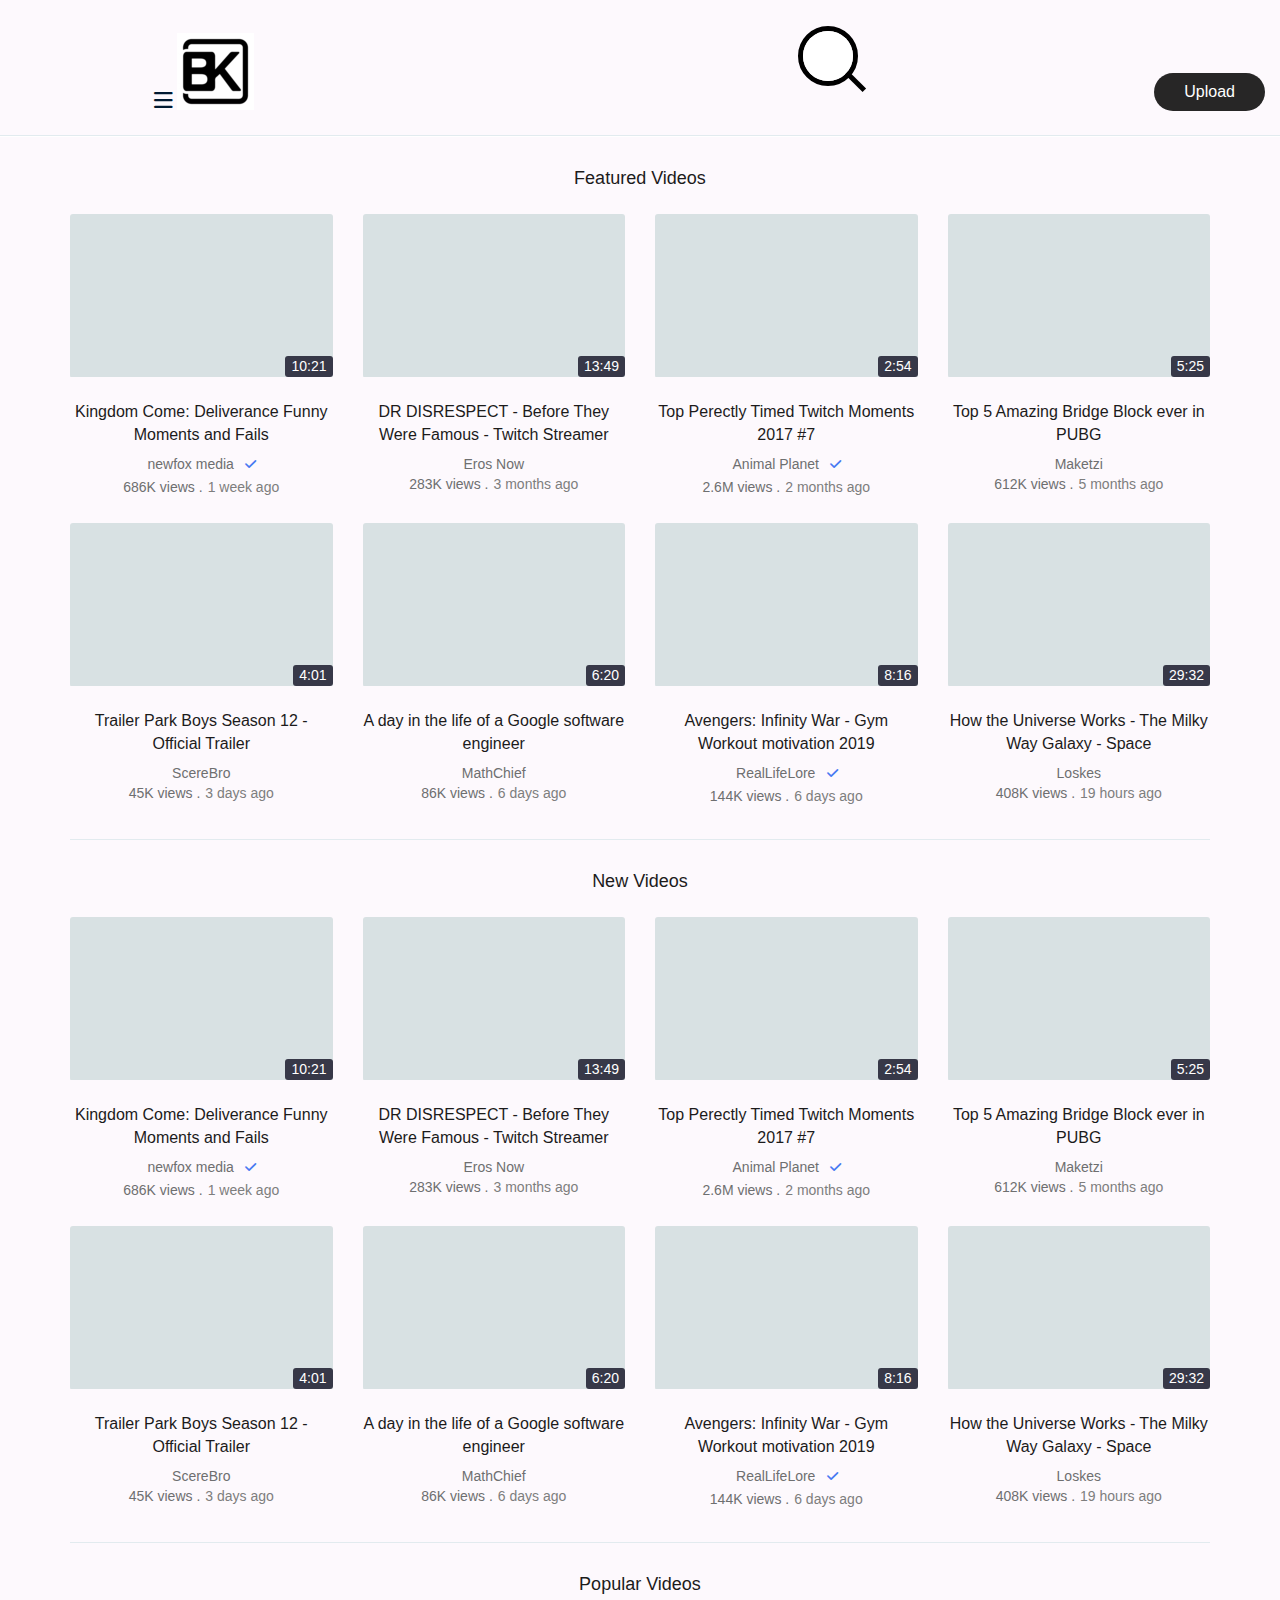
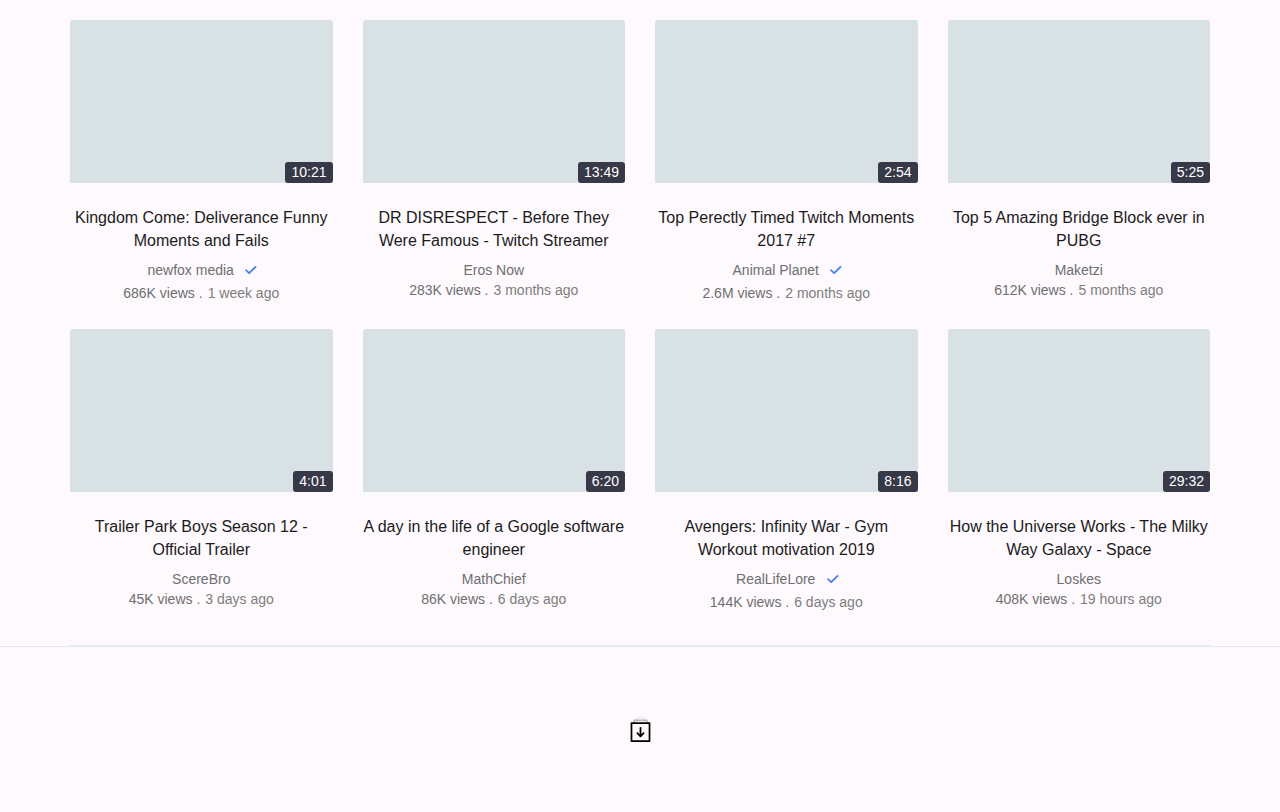
<file: index.html>
<!DOCTYPE html>
<html lang="en">
<head>
<meta charset="UTF-8">
<title>Bukiwe</title>
<meta name="viewport" content="width=device-width, initial-scale=1.0">
<meta name="description" content="" />
<meta name="keywords" content="" />
<link rel="icon" href="images/Favicon.jpg">
<link rel="stylesheet" type="text/css" href="css/animate.css">
<link rel="stylesheet" type="text/css" href="css/bootstrap.min.css">
<link rel="stylesheet" type="text/css" href="css/flatpickr.min.css">
<link rel="stylesheet" type="text/css" href="css/fontello.css">
<link rel="stylesheet" type="text/css" href="css/fontello-codes.css">
<link rel="stylesheet" type="text/css" href="css/thumbs-embedded.css">
<link rel="stylesheet" type="text/css" href="css/style.css">
<link rel="stylesheet" type="text/css" href="css/responsive.css">
<link rel="stylesheet" type="text/css" href="css/color.css">

</head>


<body>



	<div class="wrapper hp_1">

		<header>
			<div class="top_bar">
				<div class="container">
					<div class="top_header_content">
						<div class="menu_logo">
							<a href="#" title="" class="menu">
								<i class="icon-menu"></i>
							</a>
							<a href="index.html" title="" class="logo">
								<img src="images/logo.jpg" alt="">
							</a>
						</div><!--menu_logo end-->
						<center><div class="search-box">
							<input id="search" type="text" placeholder=" "/><span></span>
						  </div>
							</center>
						<!--search_form end-->
						<!--sd_menu end-->
								
								</div>
								<ul class="controls-lv">
									
					
									
									<li>
										<a href="Upload_Video.html" title="" class="btn-default">Upload</a>
									</li>
								</ul><!--controls-lv end-->
						<div class="clearfix"></div>
					</div><!--top_header_content end-->
				</div>
			</div><!--header_content end-->
			<div class="btm_bar">
				<div class="container">
					<div class="btm_bar_content">
						<nav>
							
										
									
									
						</nav><!--navigation end-->
						<!--shr_links end-->
						<!--vid_status end-->
						<div class="clearfix"></div>
					</div><!--btm_bar_content end-->
				</div>
			</div><!--btm_bar end-->
		</header><!--header end-->

		<div class="side_menu">
			<div class="form_dvv">
				<a href="#" title="" class="login_form_show">Sign in</a>
			</div>
			<div class="sd_menu">
				<ul class="mm_menu">
					<li>
												<span>
													<i class="icon-user"></i>
												</span>
												<a href="MyProfile.html" title="">My Profile</a>
											</li>
					<li>
						<span>
							<i class="icon-home"></i>
						</span>
						<a href="index.html" title="">Home</a>
					</li>
					<li>
						<span>
							<i class="icon-fire"></i>
						</span>
						<a href="#" title="">Trending</a>
					</li>
				
				</ul>
			</div><!--sd_menu end-->
		<!--sd_menu end-->
			
			<div class="sd_menu">
				<ul class="mm_menu">
					
				
					<li>
						<span>
							<i class="icon-logout"></i>
						</span>
						<a href="#" title="">Sign out</a>
					</li>
				</ul>
			</div><!--sd_menu end-->
			<div class="sd_menu m_linkz">
				<ul class="mm_menu">
					<li><a href="#">About</a></li>
					<li><a href="#">Community Rules </a></li>
					<li><a href="#">Privacy</a></li>
					<li><a href="#">Terms</a></li>
					<li><a href="#">Blogs</a></li>
					<li><a href="#">Contracts </a></li>
					<li><a href="#">Donate</a></li>
					<li><a href="#">FAQ</a></li>
				</ul>
				
			</div><!--sd_menu end-->
			<div class="sd_menu bb-0">
				<ul class="social_links">
					<li>
						<a href="#" title="">
							<i class="icon-facebook-official"></i>
						</a>
					</li>
					<li>
						<a href="#" title="">
							<i class="icon-twitter"></i>
						</a>
					</li>
					<li>
						<a href="#" title="">
							<i class="icon-instagram"></i>
						</a>
					</li>
				</ul><!--social_links end-->
			</div><!--sd_menu end-->
			<div class="dd_menu"></div>
		</div><!--side_menu end-->

	
		
		<section class="vds-main">
			<div class="vidz-row">
				<div class="container">
					<div class="vidz_sec">
						<h3>Featured Videos</h3>
						<div class="vidz_list">
							<div class="row">
								<div class="col-lg-3 col-md-6 col-sm-6 col-6 full_wdth">
									<div class="videoo">
										<div class="vid_thumbainl">
											<a href="single_video_page.html" title="">
												<img src="images/resources/vide1.png" alt="">
												<span class="vid-time">10:21</span>
												<span class="watch_later">
													<i class="icon-watch_later_fill"></i>
												</span>
											</a>	
										</div><!--vid_thumbnail end-->
										<div class="video_info">
											<h3><a href="single_video_page.html" title="">Kingdom Come: Deliverance Funny Moments and Fails</a></h3>
											<h4><a href="Single_Channel_Home.html" title="">newfox media</a> <span class="verify_ic"><i class="icon-tick"></i></span></h4>
											<span>686K views .<small class="posted_dt">1 week ago</small></span>
										</div>
									</div><!--videoo end-->
								</div>
								<div class="col-lg-3 col-md-6 col-sm-6 col-6 full_wdth">
									<div class="videoo">
										<div class="vid_thumbainl">
											<a href="single_video_page.html" title="">
												<img src="images/resources/vide2.png" alt="">
												<span class="vid-time">13:49</span>
												<span class="watch_later">
													<i class="icon-watch_later_fill"></i>
												</span>
											</a>	
										</div><!--vid_thumbnail end-->
										<div class="video_info">
											<h3><a href="single_video_page.html" title="">DR DISRESPECT - Before They Were Famous - Twitch Streamer</a></h3>
											<h4><a href="Single_Channel_Home.html" title="">Eros Now</a> </h4>
											<span>283K views .<small class="posted_dt">3 months ago</small></span>
										</div>
									</div><!--videoo end-->
								</div>
								<div class="col-lg-3 col-md-6 col-sm-6 col-6 full_wdth">
									<div class="videoo">
										<div class="vid_thumbainl">
											<a href="single_video_page.html" title="">
												<img src="images/resources/vide3.png" alt="">
												<span class="vid-time">2:54</span>
												<span class="watch_later">
													<i class="icon-watch_later_fill"></i>
												</span>
											</a>	
										</div><!--vid_thumbnail end-->
										<div class="video_info">
											<h3><a href="single_video_page.html" title="">Top Perectly Timed Twitch Moments 2017 #7</a></h3>
											<h4><a href="Single_Channel_Home.html" title="">Animal Planet</a> <span class="verify_ic"><i class="icon-tick"></i></span></h4>
											<span>2.6M views .<small class="posted_dt">2 months ago</small></span>
										</div>
									</div><!--videoo end-->
								</div>
								<div class="col-lg-3 col-md-6 col-sm-6 col-6 full_wdth">
									<div class="videoo">
										<div class="vid_thumbainl">
											<a href="single_video_page.html" title="">
												<img src="images/resources/vide4.png" alt="">
												<span class="vid-time">5:25</span>
												<span class="watch_later">
													<i class="icon-watch_later_fill"></i>
												</span>
											</a>	
										</div><!--vid_thumbnail end-->
										<div class="video_info">
											<h3><a href="single_video_page.html" title="">Top 5 Amazing Bridge Block ever in PUBG</a></h3>
											<h4><a href="Single_Channel_Home.html" title="">Maketzi</a> </h4>
											<span>612K views .<small class="posted_dt">5 months ago</small></span>
										</div>
									</div><!--videoo end-->
								</div>
								<div class="col-lg-3 col-md-6 col-sm-6 col-6 full_wdth">
									<div class="videoo">
										<div class="vid_thumbainl">
											<a href="single_video_page.html" title="">
												<img src="images/resources/vide5.png" alt="">
												<span class="vid-time">4:01</span>
												<span class="watch_later">
													<i class="icon-watch_later_fill"></i>
												</span>
											</a>	
										</div><!--vid_thumbnail end-->
										<div class="video_info">
											<h3><a href="single_video_page.html" title="">Trailer Park Boys Season 12 - Official Trailer</a></h3>
											<h4><a href="Single_Channel_Home.html" title="">ScereBro</a> </h4>
											<span>45K views .<small class="posted_dt">3 days ago</small></span>
										</div>
									</div><!--videoo end-->
								</div>
								<div class="col-lg-3 col-md-6 col-sm-6 col-6 full_wdth">
									<div class="videoo">
										<div class="vid_thumbainl">
											<a href="single_video_page.html" title="">
												<img src="images/resources/vide6.png" alt="">
												<span class="vid-time">6:20</span>
												<span class="watch_later">
													<i class="icon-watch_later_fill"></i>
												</span>
											</a>	
										</div><!--vid_thumbnail end-->
										<div class="video_info">
											<h3><a href="single_video_page.html" title="">A day in the life of a Google software engineer</a></h3>
											<h4><a href="Single_Channel_Home.html" title="">MathChief</a> </h4>
											<span>86K views .<small class="posted_dt">6 days ago</small></span>
										</div>
									</div><!--videoo end-->
								</div>
								<div class="col-lg-3 col-md-6 col-sm-6 col-6 full_wdth">
									<div class="videoo">
										<div class="vid_thumbainl">
											<a href="single_video_page.html" title="">
												<img src="images/resources/vide7.png" alt="">
												<span class="vid-time">8:16</span>
												<span class="watch_later">
													<i class="icon-watch_later_fill"></i>
												</span>
											</a>	
										</div><!--vid_thumbnail end-->
										<div class="video_info">
											<h3><a href="single_video_page.html" title="">Avengers: Infinity War - Gym Workout motivation 2019</a></h3>
											<h4><a href="Single_Channel_Home.html" title="">RealLifeLore</a> <span class="verify_ic"><i class="icon-tick"></i></span></h4>
											<span>144K views .<small class="posted_dt">6 days ago</small></span>
										</div>
									</div><!--videoo end-->
								</div>
								<div class="col-lg-3 col-md-6 col-sm-6 col-6 full_wdth">
									<div class="videoo">
										<div class="vid_thumbainl">
											<a href="single_video_page.html" title="">
												<img src="images/resources/vide8.png" alt="">
												<span class="vid-time">29:32</span>
												<span class="watch_later">
													<i class="icon-watch_later_fill"></i>
												</span>
											</a>	
										</div><!--vid_thumbnail end-->
										<div class="video_info">
											<h3><a href="single_video_page.html" title="">How the Universe Works - The Milky Way Galaxy - Space</a></h3>
											<h4><a href="Single_Channel_Home.html" title="">Loskes</a></h4>
											<span>408K views .<small class="posted_dt">19 hours ago</small></span>
										</div>
									</div><!--videoo end-->
								</div>
							</div>
						</div><!--vidz_list end-->
					</div><!--vidz_videos end-->
				</div>
			</div><!--vidz-row end-->
			<div class="vidz-row">
				<div class="container">
					
								</div>
								
										<!--videoo end-->
								</div>
							</div>
						</div><!--vidz_list end-->
					</div><!--vidz_videos end-->
				</div>
			</div><!--vidz-row end-->
			<div class="vidz-row">
				<div class="container">
					<div class="vidz_sec">
						<h3 id="trendVidz">New Videos</h3>
						<div class="vidz_list">
							<div class="row">
								<div class="col-lg-3 col-md-6 col-sm-6 col-6 full_wdth">
									<div class="videoo">
										<div class="vid_thumbainl">
											<a href="single_video_page.html" title="">
												<img src="images/resources/vide13.png" alt="">
												<span class="vid-time">10:21</span>
												<span class="watch_later">
													<i class="icon-watch_later_fill"></i>
												</span>
											</a>	
										</div><!--vid_thumbnail end-->
										<div class="video_info">
											<h3><a href="single_video_page.html" title="">Kingdom Come: Deliverance Funny Moments and Fails</a></h3>
											<h4><a href="Single_Channel_Home.html" title="">newfox media</a> <span class="verify_ic"><i class="icon-tick"></i></span></h4>
											<span>686K views .<small class="posted_dt">1 week ago</small></span>
										</div>
									</div><!--videoo end-->
								</div>
								<div class="col-lg-3 col-md-6 col-sm-6 col-6 full_wdth">
									<div class="videoo">
										<div class="vid_thumbainl">
											<a href="single_video_page.html" title="">
												<img src="images/resources/vide14.png" alt="">
												<span class="vid-time">13:49</span>
												<span class="watch_later">
													<i class="icon-watch_later_fill"></i>
												</span>
											</a>	
										</div><!--vid_thumbnail end-->
										<div class="video_info">
											<h3><a href="single_video_page.html" title="">DR DISRESPECT - Before They Were Famous - Twitch Streamer</a></h3>
											<h4><a href="Single_Channel_Home.html" title="">Eros Now</a> </h4>
											<span>283K views .<small class="posted_dt">3 months ago</small></span>
										</div>
									</div><!--videoo end-->
								</div>
								<div class="col-lg-3 col-md-6 col-sm-6 col-6 full_wdth">
									<div class="videoo">
										<div class="vid_thumbainl">
											<a href="single_video_page.html" title="">
												<img src="images/resources/vide15.png" alt="">
												<span class="vid-time">2:54</span>
												<span class="watch_later">
													<i class="icon-watch_later_fill"></i>
												</span>
											</a>	
										</div><!--vid_thumbnail end-->
										<div class="video_info">
											<h3><a href="single_video_page.html" title="">Top Perectly Timed Twitch Moments 2017 #7</a></h3>
											<h4><a href="Single_Channel_Home.html" title="">Animal Planet</a> <span class="verify_ic"><i class="icon-tick"></i></span></h4>
											<span>2.6M views .<small class="posted_dt">2 months ago</small></span>
										</div>
									</div><!--videoo end-->
								</div>
								<div class="col-lg-3 col-md-6 col-sm-6 col-6 full_wdth">
									<div class="videoo">
										<div class="vid_thumbainl">
											<a href="single_video_page.html" title="">
												<img src="images/resources/vide16.png" alt="">
												<span class="vid-time">5:25</span>
												<span class="watch_later">
													<i class="icon-watch_later_fill"></i>
												</span>
											</a>	
										</div><!--vid_thumbnail end-->
										<div class="video_info">
											<h3><a href="single_video_page.html" title="">Top 5 Amazing Bridge Block ever in PUBG</a></h3>
											<h4><a href="Single_Channel_Home.html" title="">Maketzi</a> </h4>
											<span>612K views .<small class="posted_dt">5 months ago</small></span>
										</div>
									</div><!--videoo end-->
								</div>
								<div class="col-lg-3 col-md-6 col-sm-6 col-6 full_wdth">
									<div class="videoo">
										<div class="vid_thumbainl">
											<a href="single_video_page.html" title="">
												<img src="images/resources/vide17.png" alt="">
												<span class="vid-time">4:01</span>
												<span class="watch_later">
													<i class="icon-watch_later_fill"></i>
												</span>
											</a>	
										</div><!--vid_thumbnail end-->
										<div class="video_info">
											<h3><a href="single_video_page.html" title="">Trailer Park Boys Season 12 - Official Trailer</a></h3>
											<h4><a href="Single_Channel_Home.html" title="">ScereBro</a> </h4>
											<span>45K views .<small class="posted_dt">3 days ago</small></span>
										</div>
									</div><!--videoo end-->
								</div>
								<div class="col-lg-3 col-md-6 col-sm-6 col-6 full_wdth">
									<div class="videoo">
										<div class="vid_thumbainl">
											<a href="single_video_page.html" title="">
												<img src="images/resources/vide18.png" alt="">
												<span class="vid-time">6:20</span>
												<span class="watch_later">
													<i class="icon-watch_later_fill"></i>
												</span>
											</a>	
										</div><!--vid_thumbnail end-->
										<div class="video_info">
											<h3><a href="single_video_page.html" title="">A day in the life of a Google software engineer</a></h3>
											<h4><a href="Single_Channel_Home.html" title="">MathChief</a> </h4>
											<span>86K views .<small class="posted_dt">6 days ago</small></span>
										</div>
									</div><!--videoo end-->
								</div>
								<div class="col-lg-3 col-md-6 col-sm-6 col-6 full_wdth">
									<div class="videoo">
										<div class="vid_thumbainl">
											<a href="single_video_page.html" title="">
												<img src="images/resources/vide19.png" alt="">
												<span class="vid-time">8:16</span>
												<span class="watch_later">
													<i class="icon-watch_later_fill"></i>
												</span>
											</a>	
										</div><!--vid_thumbnail end-->
										<div class="video_info">
											<h3><a href="single_video_page.html" title="">Avengers: Infinity War - Gym Workout motivation 2019</a></h3>
											<h4><a href="Single_Channel_Home.html" title="">RealLifeLore</a> <span class="verify_ic"><i class="icon-tick"></i></span></h4>
											<span>144K views .<small class="posted_dt">6 days ago</small></span>
										</div>
									</div><!--videoo end-->
								</div>
								<div class="col-lg-3 col-md-6 col-sm-6 col-6 full_wdth">
									<div class="videoo">
										<div class="vid_thumbainl">
											<a href="single_video_page.html" title="">
												<img src="images/resources/vide20.png" alt="">
												<span class="vid-time">29:32</span>
												<span class="watch_later">
													<i class="icon-watch_later_fill"></i>
												</span>
											</a>	
										</div><!--vid_thumbnail end-->
										<div class="video_info">
											<h3><a href="single_video_page.html" title="">How the Universe Works - The Milky Way Galaxy - Space</a></h3>
											<h4><a href="Single_Channel_Home.html" title="">Loskes</a></h4>
											<span>408K views .<small class="posted_dt">19 hours ago</small></span>
										</div>
									</div><!--videoo end-->
								</div>
							</div>
						</div><!--vidz_list end-->
					</div><!--vidz_videos end-->
				</div>
			</div><!--vidz-row end-->
			<div class="vidz-row">
				<div class="container">
					<div class="vidz_sec">
						<h3>Popular Videos</h3>
						<div class="vidz_list">
							<div class="row">
								<div class="col-lg-3 col-md-6 col-sm-6 col-6 full_wdth">
									<div class="videoo">
										<div class="vid_thumbainl">
											<a href="single_video_page.html" title="">
												<img src="images/resources/vide1.png" alt="">
												<span class="vid-time">10:21</span>
												<span class="watch_later">
													<i class="icon-watch_later_fill"></i>
												</span>
											</a>	
										</div><!--vid_thumbnail end-->
										<div class="video_info">
											<h3><a href="single_video_page.html" title="">Kingdom Come: Deliverance Funny Moments and Fails</a></h3>
											<h4><a href="Single_Channel_Home.html" title="">newfox media</a> <span class="verify_ic"><i class="icon-tick"></i></span></h4>
											<span>686K views .<small class="posted_dt">1 week ago</small></span>
										</div>
									</div><!--videoo end-->
								</div>
								<div class="col-lg-3 col-md-6 col-sm-6 col-6 full_wdth">
									<div class="videoo">
										<div class="vid_thumbainl">
											<a href="single_video_page.html" title="">
												<img src="images/resources/vide2.png" alt="">
												<span class="vid-time">13:49</span>
												<span class="watch_later">
													<i class="icon-watch_later_fill"></i>
												</span>
											</a>	
										</div><!--vid_thumbnail end-->
										<div class="video_info">
											<h3><a href="single_video_page.html" title="">DR DISRESPECT - Before They Were Famous - Twitch Streamer</a></h3>
											<h4><a href="Single_Channel_Home.html" title="">Eros Now</a> </h4>
											<span>283K views .<small class="posted_dt">3 months ago</small></span>
										</div>
									</div><!--videoo end-->
								</div>
								<div class="col-lg-3 col-md-6 col-sm-6 col-6 full_wdth">
									<div class="videoo">
										<div class="vid_thumbainl">
											<a href="single_video_page.html" title="">
												<img src="images/resources/vide3.png" alt="">
												<span class="vid-time">2:54</span>
												<span class="watch_later">
													<i class="icon-watch_later_fill"></i>
												</span>
											</a>	
										</div><!--vid_thumbnail end-->
										<div class="video_info">
											<h3><a href="single_video_page.html" title="">Top Perectly Timed Twitch Moments 2017 #7</a></h3>
											<h4><a href="Single_Channel_Home.html" title="">Animal Planet</a> <span class="verify_ic"><i class="icon-tick"></i></span></h4>
											<span>2.6M views .<small class="posted_dt">2 months ago</small></span>
										</div>
									</div><!--videoo end-->
								</div>
								<div class="col-lg-3 col-md-6 col-sm-6 col-6 full_wdth">
									<div class="videoo">
										<div class="vid_thumbainl">
											<a href="single_video_page.html" title="">
												<img src="images/resources/vide4.png" alt="">
												<span class="vid-time">5:25</span>
												<span class="watch_later">
													<i class="icon-watch_later_fill"></i>
												</span>
											</a>	
										</div><!--vid_thumbnail end-->
										<div class="video_info">
											<h3><a href="single_video_page.html" title="">Top 5 Amazing Bridge Block ever in PUBG</a></h3>
											<h4><a href="Single_Channel_Home.html" title="">Maketzi</a> </h4>
											<span>612K views .<small class="posted_dt">5 months ago</small></span>
										</div>
									</div><!--videoo end-->
								</div>
								<div class="col-lg-3 col-md-6 col-sm-6 col-6 full_wdth">
									<div class="videoo">
										<div class="vid_thumbainl">
											<a href="single_video_page.html" title="">
												<img src="images/resources/vide5.png" alt="">
												<span class="vid-time">4:01</span>
												<span class="watch_later">
													<i class="icon-watch_later_fill"></i>
												</span>
											</a>	
										</div><!--vid_thumbnail end-->
										<div class="video_info">
											<h3><a href="single_video_page.html" title="">Trailer Park Boys Season 12 - Official Trailer</a></h3>
											<h4><a href="Single_Channel_Home.html" title="">ScereBro</a> </h4>
											<span>45K views .<small class="posted_dt">3 days ago</small></span>
										</div>
									</div><!--videoo end-->
								</div>
								<div class="col-lg-3 col-md-6 col-sm-6 col-6 full_wdth">
									<div class="videoo">
										<div class="vid_thumbainl">
											<a href="single_video_page.html" title="">
												<img src="images/resources/vide6.png" alt="">
												<span class="vid-time">6:20</span>
												<span class="watch_later">
													<i class="icon-watch_later_fill"></i>
												</span>
											</a>	
										</div><!--vid_thumbnail end-->
										<div class="video_info">
											<h3><a href="single_video_page.html" title="">A day in the life of a Google software engineer</a></h3>
											<h4><a href="Single_Channel_Home.html" title="">MathChief</a> </h4>
											<span>86K views .<small class="posted_dt">6 days ago</small></span>
										</div>
									</div><!--videoo end-->
								</div>
								<div class="col-lg-3 col-md-6 col-sm-6 col-6 full_wdth">
									<div class="videoo">
										<div class="vid_thumbainl">
											<a href="single_video_page.html" title="">
												<img src="images/resources/vide7.png" alt="">
												<span class="vid-time">8:16</span>
												<span class="watch_later">
													<i class="icon-watch_later_fill"></i>
												</span>
											</a>	
										</div><!--vid_thumbnail end-->
										<div class="video_info">
											<h3><a href="single_video_page.html" title="">Avengers: Infinity War - Gym Workout motivation 2019</a></h3>
											<h4><a href="Single_Channel_Home.html" title="">RealLifeLore</a> <span class="verify_ic"><i class="icon-tick"></i></span></h4>
											<span>144K views .<small class="posted_dt">6 days ago</small></span>
										</div>
									</div><!--videoo end-->
								</div>
								<div class="col-lg-3 col-md-6 col-sm-6 col-6 full_wdth">
									<div class="videoo">
										<div class="vid_thumbainl">
											<a href="single_video_page.html" title="">
												<img src="images/resources/vide8.png" alt="">
												<span class="vid-time">29:32</span>
												<span class="watch_later">
													<i class="icon-watch_later_fill"></i>
												</span>
											</a>	
										</div><!--vid_thumbnail end-->
										<div class="video_info">
											<h3><a href="single_video_page.html" title="">How the Universe Works - The Milky Way Galaxy - Space</a></h3>
											<h4><a href="Single_Channel_Home.html" title="">Loskes</a></h4>
											<span>408K views .<small class="posted_dt">19 hours ago</small></span>
										</div>
									</div><!--videoo end-->
								</div>
							</div>
						</div><!--vidz_list end-->
					</div><!--vidz_videos end-->
				</div>
			</div><!--vidz-row end-->
		<!--videoo end-->
								</div>
								
							</div>
						</div><!--vidz_list end-->
					</div><!--vidz_videos end-->
				</div>
			</div><!--vidz-row end-->
		</section><!--vds-main end-->

		<section class="more_items_sec text-center">
			<div class="container">
				<a href="#" title="">
					<svg width="19" height="24" viewBox="0 0 19 24" fill="none" xmlns="http://www.w3.org/2000/svg">
						<path d="M18.1618 24.0001H0.838235C0.374412 24.0001 0 23.6261 0 23.1628V5.86052C0 5.39727 0.374412 5.02332 0.838235 5.02332H18.1618C18.6256 5.02332 19 5.39727 19 5.86052V23.1628C19 23.6261 18.6256 24.0001 18.1618 24.0001ZM1.67647 22.3256H17.3235V6.69773H1.67647V22.3256Z" fill="#9494A0"/>
						<g opacity="0.25">
						<path opacity="0.25" d="M13.1324 4.18605C12.6685 4.18605 12.2941 3.81209 12.2941 3.34884V1.67442H6.70589V3.34884C6.70589 3.81209 6.33148 4.18605 5.86765 4.18605C5.40383 4.18605 5.02942 3.81209 5.02942 3.34884V0.83721C5.02942 0.373954 5.40383 0 5.86765 0H13.1324C13.5962 0 13.9706 0.373954 13.9706 0.83721V3.34884C13.9706 3.81209 13.5962 4.18605 13.1324 4.18605Z" fill="#9494A0"/>
						</g>
						<path d="M9.50001 19.3479C9.28487 19.3479 9.06972 19.267 8.90766 19.1024L5.92634 16.1275C5.59942 15.801 5.59942 15.2707 5.92634 14.9442C6.25325 14.6177 6.78413 14.6177 7.11104 14.9442L9.50001 17.3275L11.8862 14.9442C12.2131 14.6177 12.744 14.6177 13.0709 14.9442C13.3978 15.2707 13.3978 15.801 13.0709 16.1275L10.0924 19.1024C9.93031 19.267 9.71516 19.3479 9.50001 19.3479Z" fill="#9494A0"/>
						<path d="M9.49999 18.4186C9.03617 18.4186 8.66176 18.0447 8.66176 17.5814V10.3256C8.66176 9.86236 9.03617 9.4884 9.49999 9.4884C9.96382 9.4884 10.3382 9.86236 10.3382 10.3256V17.5814C10.3382 18.0447 9.96382 18.4186 9.49999 18.4186Z" fill="#9494A0"/>
						<g opacity="0.5">
						<path opacity="0.5" d="M15.6471 6.69764C15.1832 6.69764 14.8088 6.32369 14.8088 5.86043V4.18601H4.19118V5.86043C4.19118 6.32369 3.81677 6.69764 3.35294 6.69764C2.88912 6.69764 2.51471 6.32369 2.51471 5.86043V3.34881C2.51471 2.88555 2.88912 2.5116 3.35294 2.5116H15.6471C16.1109 2.5116 16.4853 2.88555 16.4853 3.34881V5.86043C16.4853 6.32369 16.1109 6.69764 15.6471 6.69764Z" fill="#9494A0"/>
						</g>
					</svg>
				</a>
			</div>
		</section><!--more_items_sec end-->

	</div><!--wrapper end-->
	<script src="https://ajax.googleapis.com/ajax/libs/jquery/3.6.0/jquery.min.js"></script>
<script>






'use strict';

var searchBox = document.querySelectorAll('.search-box input[type="text"] + span');

searchBox.forEach(elm => {
  elm.addEventListener('click', () => {
    elm.previousElementSibling.value = '';
  });
});
$(document).ready(function(){
  $("#search").on("keyup", function() {
    var value = $(this).val().toLowerCase();
    $(". h3").filter(function() {
      $(this).toggle($(this).text().toLowerCase().indexOf(value) > -1)
    });
  });
});
</script>


<script src="js/jquery.min.js"></script>
<script src="js/popper.js"></script>
<script src="js/bootstrap.min.js"></script>
<script src="js/flatpickr.js"></script>
<script src="js/script.js"></script>



</body>

</html>
</file>
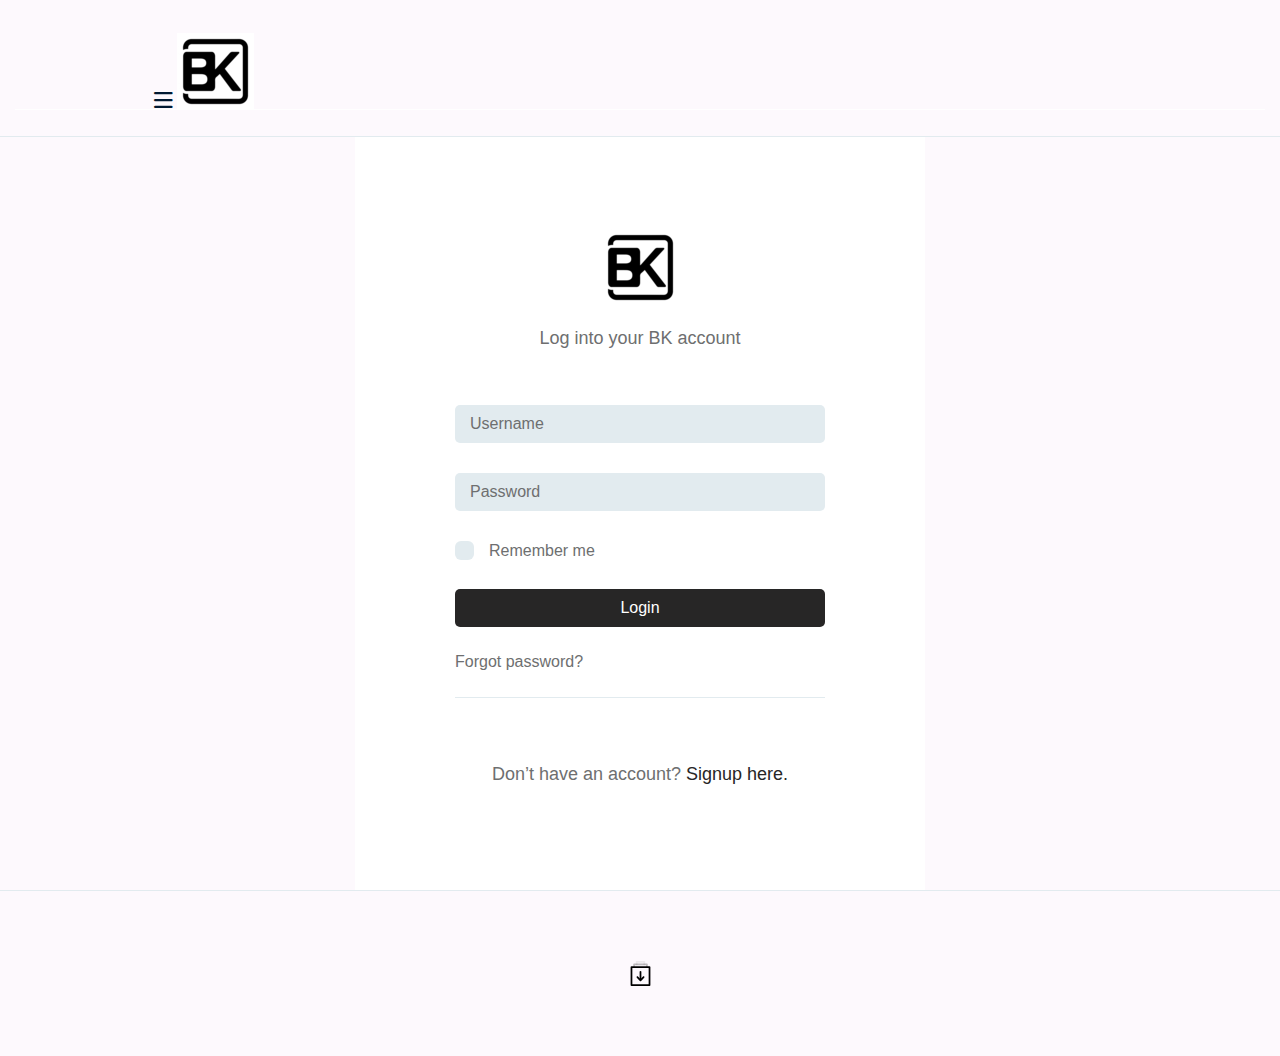
<file: login.html>
<!DOCTYPE html>
<html lang="en">
<head>
<meta charset="UTF-8">
<title>Bukiwe</title>
<meta name="viewport" content="width=device-width, initial-scale=1.0">
<meta name="description" content="" />
<meta name="keywords" content="" />
<link rel="icon" href="images/Favicon.png">
<link rel="stylesheet" type="text/css" href="css/animate.css">
<link rel="stylesheet" type="text/css" href="css/bootstrap.min.css">
<link rel="stylesheet" type="text/css" href="css/fontello.css">
<link rel="stylesheet" type="text/css" href="css/fontello-codes.css">
<link rel="stylesheet" type="text/css" href="css/thumbs-embedded.css">
<link rel="stylesheet" type="text/css" href="css/style.css">
<link rel="stylesheet" type="text/css" href="css/responsive.css">
<link rel="stylesheet" type="text/css" href="css/color.css">

</head>
<body>
	
<div class="wrapper">


	<header>
		<div class="top_bar">
			<div class="container">
				<div class="top_header_content">
					<div class="menu_logo">
						<a href="#" title="" class="menu">
							<i class="icon-menu"></i>
						</a>
						<a href="index.html" title="" class="logo">
							<img src="images/logo.jpg" alt="">
						</a>
					</div><!--menu_logo end-->
				
				
				
				
					<!--search_form end-->
				
		<div class="btm_bar">
			<div class="container">
				<div class="btm_bar_content">
					<!--navigation end-->
					
					<!--vid_status end-->
					<div class="clearfix"></div>
				</div><!--btm_bar_content end-->
			</div>
		</div><!--btm_bar end-->
	</header><!--header end-->

	<div class="side_menu">
		<div class="form_dvv">
			<a href="login.html" title="" class="login_form_show">Sign in</a>
		</div>
		<div class="sd_menu">
			<ul class="mm_menu">
				<li>
					<span>
						<i class="icon-home"></i>
					</span>
					<a href="index.html" title="">Home</a>
				</li>
				<li>
					<span>
						<i class="icon-fire"></i>
					</span>
					<a href="#" title="">Trending</a>
				</li>
				
			</ul>
		</div><!--sd_menu end-->
		<!--sd_menu end-->
		
		<!--sd_menu end-->
	<!--sd_menu end-->
		<div class="sd_menu bb-0">
			<ul class="social_links">
				<li>
					<a href="#" title="">
						<i class="icon-facebook-official"></i>
					</a>
				</li>
				<li>
					<a href="#" title="">
						<i class="icon-twitter"></i>
					</a>
				</li>
				<li>
					<a href="#" title="">
						<i class="icon-instagram"></i>
					</a>
				</li>
			</ul><!--social_links end-->
		</div><!--sd_menu end-->
		<div class="dd_menu"></div>
	</div><!--side_menu end-->

	

	<section class="form_popup">
	
		<div class="login_form" id="login_form">
		 	<div class="hd-lg">
		 		<img src="images/logo.jpg" alt="">
		 		<span>Log into your BK account</span>
		 	</div><!--hd-lg end-->
			<div class="user-account-pr">
				<form>
					<div class="input-sec">
						<input type="text" name="username" placeholder="Username">
					</div>
					<div class="input-sec">
						<input type="Password" name="password" placeholder="Password">
					</div>
					<div class="chekbox-lg">
						<label>
							<input type="checkbox" name="remember" value="rem">
							<b class="checkmark"> </b>
							<span>Remember me</span>
						</label>
					</div>
					<div class="input-sec mb-0">
						<button type="submit">Login</button>
					</div><!--input-sec end-->
				</form>
				<a href="#" title="" class="fg_btn">Forgot password?</a>
			</div><!--user-account end--->
			<div class="fr-ps">
				<h1>Don’t have an account? <a href="signup.html" title="" class="show_signup">Signup here.</a></h1>
			</div><!--fr-ps end-->
		</div><!--login end--->

	</section><!--form_popup end-->

	<section class="more_items_sec br-top text-center">
		<div class="container">
			<a href="#" title="">
				<svg width="19" height="24" viewBox="0 0 19 24" fill="none" xmlns="http://www.w3.org/2000/svg">
					<path d="M18.1618 24.0001H0.838235C0.374412 24.0001 0 23.6261 0 23.1628V5.86052C0 5.39727 0.374412 5.02332 0.838235 5.02332H18.1618C18.6256 5.02332 19 5.39727 19 5.86052V23.1628C19 23.6261 18.6256 24.0001 18.1618 24.0001ZM1.67647 22.3256H17.3235V6.69773H1.67647V22.3256Z" fill="#9494A0"/>
					<g opacity="0.25">
					<path opacity="0.25" d="M13.1324 4.18605C12.6685 4.18605 12.2941 3.81209 12.2941 3.34884V1.67442H6.70589V3.34884C6.70589 3.81209 6.33148 4.18605 5.86765 4.18605C5.40383 4.18605 5.02942 3.81209 5.02942 3.34884V0.83721C5.02942 0.373954 5.40383 0 5.86765 0H13.1324C13.5962 0 13.9706 0.373954 13.9706 0.83721V3.34884C13.9706 3.81209 13.5962 4.18605 13.1324 4.18605Z" fill="#9494A0"/>
					</g>
					<path d="M9.50001 19.3479C9.28487 19.3479 9.06972 19.267 8.90766 19.1024L5.92634 16.1275C5.59942 15.801 5.59942 15.2707 5.92634 14.9442C6.25325 14.6177 6.78413 14.6177 7.11104 14.9442L9.50001 17.3275L11.8862 14.9442C12.2131 14.6177 12.744 14.6177 13.0709 14.9442C13.3978 15.2707 13.3978 15.801 13.0709 16.1275L10.0924 19.1024C9.93031 19.267 9.71516 19.3479 9.50001 19.3479Z" fill="#9494A0"/>
					<path d="M9.49999 18.4186C9.03617 18.4186 8.66176 18.0447 8.66176 17.5814V10.3256C8.66176 9.86236 9.03617 9.4884 9.49999 9.4884C9.96382 9.4884 10.3382 9.86236 10.3382 10.3256V17.5814C10.3382 18.0447 9.96382 18.4186 9.49999 18.4186Z" fill="#9494A0"/>
					<g opacity="0.5">
					<path opacity="0.5" d="M15.6471 6.69764C15.1832 6.69764 14.8088 6.32369 14.8088 5.86043V4.18601H4.19118V5.86043C4.19118 6.32369 3.81677 6.69764 3.35294 6.69764C2.88912 6.69764 2.51471 6.32369 2.51471 5.86043V3.34881C2.51471 2.88555 2.88912 2.5116 3.35294 2.5116H15.6471C16.1109 2.5116 16.4853 2.88555 16.4853 3.34881V5.86043C16.4853 6.32369 16.1109 6.69764 15.6471 6.69764Z" fill="#9494A0"/>
					</g>
				</svg>
			</a>
		</div>
	</section><!--more_items_sec end-->			


</div><!--wrapper end-->
<script>

	
</script>




<script src="js/jquery.min.js"></script>
<script src="js/popper.js"></script>
<script src="js/bootstrap.min.js"></script>
<script src="js/script.js"></script>


</body>
</html>
</file>
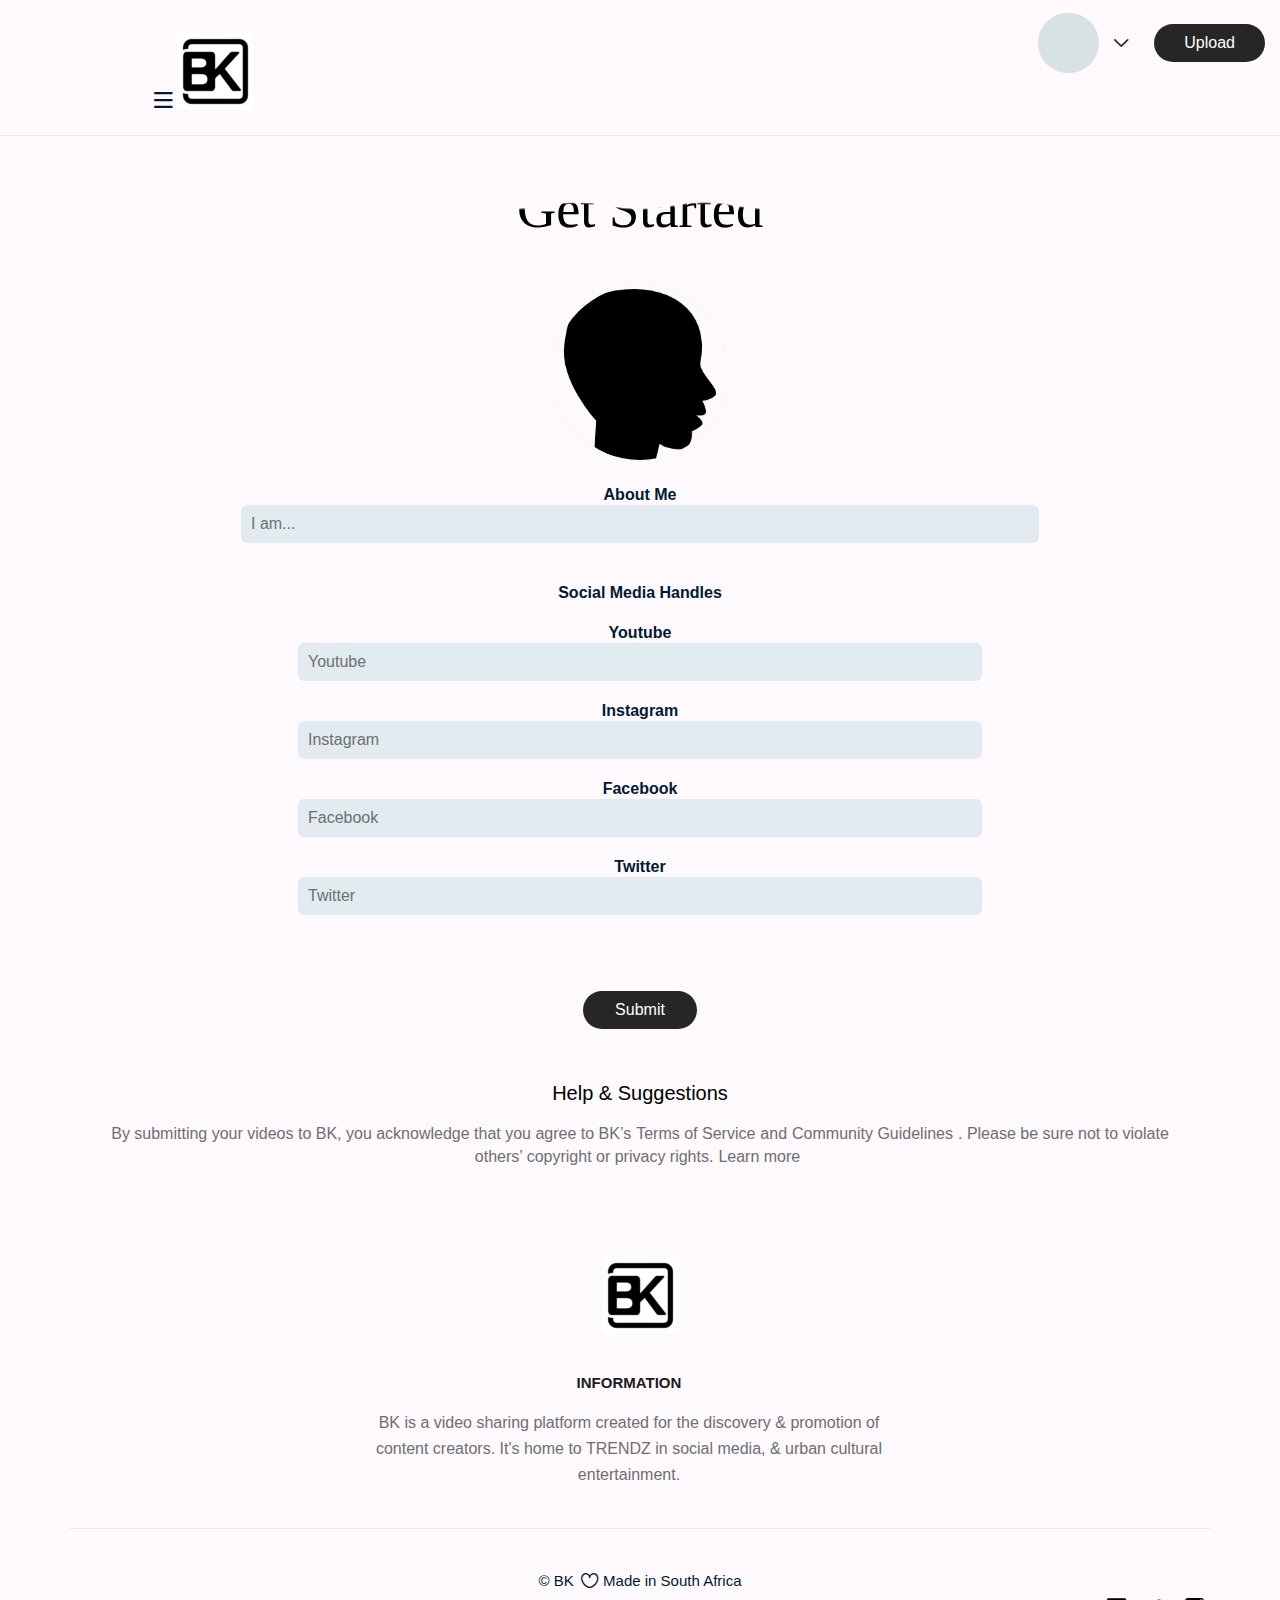
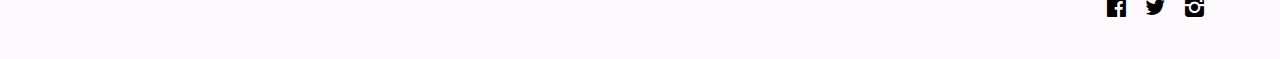
<file: newSignupInfo.html>
<!DOCTYPE html>
<html lang="en">
<head>
<meta charset="UTF-8">
<title>Bukiwe</title>
<meta name="viewport" content="width=device-width, initial-scale=1.0">
<meta name="description" content="" />
<meta name="keywords" content="" />
<link rel="icon" href="images/Favicon.jpg">
<link rel="stylesheet" type="text/css" href="css/animate.css">
<link rel="stylesheet" type="text/css" href="css/bootstrap.min.css">
<link rel="stylesheet" type="text/css" href="css/fontello.css">
<link rel="stylesheet" type="text/css" href="css/fontello-codes.css">
<link rel="stylesheet" type="text/css" href="css/thumbs-embedded.css">
<link rel="stylesheet" type="text/css" href="css/style.css">
<link rel="stylesheet" type="text/css" href="css/responsive.css">
<link rel="stylesheet" type="text/css" href="css/color.css">
</head>
<body>


	<div class="wrapper">

		<header>
			<div class="top_bar">
				<div class="container">
					<div class="top_header_content">
						<div class="menu_logo">
							<a href="#" title="" class="menu">
								<i class="icon-menu"></i>
							</a>
							<a href="index.html" title="" class="logo">
								<img src="images/logo.jpg" alt="">
							</a>
						</div><!--menu_logo end-->
						<!--search_form end-->
						<ul class="controls-lv">
							
							
							<li class="user-log">
								<div class="user-ac-img">
									<img src="images/resources/user-img.png" alt="">
								</div>
								<div class="account-menu">
									<div class="sd_menu">
										<ul class="mm_menu">
										
											
											<li>
												<span>
													<i class="icon-settings"></i>
												</span>
												<a href="#" title="">Settings</a>
											</li>
											<li>
												<span>
													<i class="icon-logout"></i>
												</span>
												<a href="#" title="">Sign out</a>
											</li>
										</ul>
									</div><!--sd_menu end-->
									<!--sd_menu end-->
								<!--restricted-more end-->
								</div>
							</li>
							<li>
								<a href="Upload_Video.html" title="" class="btn-default">Upload</a>
							</li>
						</ul><!--controls-lv end-->
						<div class="clearfix"></div>
					</div><!--top_header_content end-->
				</div>
			</div><!--header_content end-->
			<div class="btm_bar">
				<div class="container">
					<div class="btm_bar_content">
						<nav>
							<ul>
								
								
							</ul>
						</nav><!--navigation end-->
						<ul class="shr_links">
							
							
						
							
							
						
						</ul><!--shr_links end-->
						<!--vid_status end-->
						<div class="clearfix"></div>
					</div><!--btm_bar_content end-->
				</div>
			</div><!--btm_bar end-->
		</header><!--header end-->

		<div class="side_menu">
		
			<div class="sd_menu">
				<ul class="mm_menu">
					<li>
						<span>
							<i class="icon-home"></i>
						</span>
						<a href="index.html" title="">Home</a>
					</li>
					
				
				</ul>
			</div><!--sd_menu end-->
		<!--sd_menu end-->
			<!--sd_menu end-->
			<div class="sd_menu">
				<ul class="mm_menu">
					<li>
						<span>
							<i class="icon-settings"></i>
						</span>
						<a href="#" title="">Settings</a>
					</li>
					
					<li>
						<span>
							<i class="icon-logout"></i>
						</span>
						<a href="#" title="">Sign out</a>
					</li>
				</ul>
			</div><!--sd_menu end-->
			<div class="sd_menu m_linkz">
				
			
			</div><!--sd_menu end-->
			<div class="sd_menu bb-0">
				<ul class="social_links">
					<li>
						<a href="#" title="">
							<i class="icon-facebook-official"></i>
						</a>
					</li>
					<li>
						<a href="#" title="">
							<i class="icon-twitter"></i>
						</a>
					</li>
					<li>
						<a href="#" title="">
							<i class="icon-instagram"></i>
						</a>
					</li>
				</ul><!--social_links end-->
			</div><!--sd_menu end-->
			<div class="dd_menu"></div>
		</div><!--side_menu end-->
		<svg viewbox="0 0 100 20">
			<defs>
			  <linearGradient id="gradient">
				<stop color="#000"/>
			  </linearGradient>
			  <pattern id="wave" x="0" y="-0.5" width="100%" height="100%" patternUnits="userSpaceOnUse">
				<path id="wavePath" d="M-40 9 Q-30 7 -20 9 T0 9 T20 9 T40 9 T60 9 T80 9 T100 9 T120 9 V20 H-40z" mask="url(#mask)" fill="url(#gradient)"> 
				  <animateTransform
					  attributeName="transform"
					  begin="0s"
					  dur="1.5s"
					  type="translate"
					  from="0,0"
					  to="40,0"
					  repeatCount="indefinite" />
				</path>
			  </pattern>
			</defs>
			<text text-anchor="middle" x="50" y="15" font-size="17" fill="white" fill-opacity="0.1">Get Started</text>
			<text text-anchor="middle" x="50" y="15" font-size="17" fill="url(#wave)"  fill-opacity="1">Get Started</text>
		  </svg>
	
		<section class="vid-title-sec">
			<div class="container">
				<form class="AccountInfo">
					<center><div class="profile-pic-wrapper">
						<div class="pic-holder">
						  <!-- uploaded pic shown here -->
						  <img id="profilePic" class="pic" src="images/profile.png">
					  
						  <label for="newProfilePhoto" class="upload-file-block">
							<div class="text-center">
							  <div class="mb-2">
								<i class="fa fa-camera fa-2x"></i>
							  </div>
							  <div class="text-uppercase">
								Update <br /> Profile Photo
							  </div>
							</div>
						  </label>
						  <Input class="uploadProfileInput" type="file" name="profile_pic" id="newProfilePhoto" accept="image/*" style="display: none;" />
						</div>
					  
						</hr>
						
					  </div></center>
					  
					  
					  
					  
					
					<br>
  
					<div class="vid-title">
						<center><h2 >About Me </h2></center>
						<div class="form_field">
							<center><input type="text" name="videoTitle" placeholder="I am..." style="width:70%;"></center>
						</div>
					</div><!--vid-title-->
					<br>
<!---profilepic-->






<!----profile pic end-->





<br>
					<center><h1>Social Media Handles</h1></center><br>
					<div class="vid-title">
						<center><h2 >Youtube </h2></center>
						<div class="form_field">
							<center><input type="text" name="YoutubeHandle" placeholder="Youtube"style="width:60%;"></center>
						</div>
					</div><br>
					<div class="vid-title">
						<center><h2 >Instagram </h2></center>
						<div class="form_field">
							<center><input type="text" name="Instagram" placeholder="Instagram" style="width:60%;"></center>
						</div>
					</div><br>
					<div class="vid-title">
					<center><h2>Facebook </h2></center>
						<div class="form_field">
						<center><input type="text" name="Facebook" placeholder="Facebook" style="width:60%;"></center>
						</div>
					</div><br>
					<div class="vid-title">
					<center><h2 >Twitter </h2></center>
						<div class="form_field">
						<center><input type="text" name="Twitter" placeholder="Twitter" style="width:60%;"></center>
						</div>
					</div><br>
					
				<!--abt-vidz-->
					<div class="cls-vidz">
						<div class="row">
							<div class="col-lg-3 col-md-3 col-sm-6 col-12">
								<!--option end-->
							</div>
						
							
							
					</div><!--cls-vidz end-->
					<!--abt-tags--->
				
					
								
							
							<div class="clearfix"></div>
							<div class="btn-sbmit">
								<button type="submit">Submit</button>
							</div><!--btn-sbmit end-->
						</div><!--category-typ-->
					</div><!--Category-->
				</form>
			</div>
		</section>
		
		
		<section class="suggestions">
			<div class="container">
				<div class="sgst_content">
					<h3>Help & Suggestions</h3>
					<p>By submitting your videos to BK, you acknowledge that you agree to BK’s<a href="#" title=""> Terms of Service</a>and<a href="#" title="">Community Guidelines</a>. Please be sure not to violate others’ copyright or privacy rights.<a href="#"> Learn more</a></p>
				</div>
			</div>
		</section><!--Suggestions end-->

		

		<footer>
			<div class="container">
				<div class="top-footer">
					<div class="row">
						<div class="col-lg-12">
							<div class="ft-logo">
								<img src="images/logo.jpg" alt="">
							</div><!--ft-logo end-->
						</div>
					
						
					<center><div class="col-lg-6 col-md-12 col-sm-6 col-12">
							<div class="widget widget-information">
								<h3 class="widget-title">Information</h3>
								<p>BK is a video sharing platform created for the discovery & promotion of content creators. It's home to TRENDZ in social media, & urban cultural entertainment.</p>
							</div><!--widget-information end-->
						</div></center>
					</div>
				</div><!--top-footer end-->
				<div class="bottom-strip">
					<center><p>© BK    <i class="icon-like"></i> Made in South Africa</p></center>
					<ul class="social-links">
						<li><a href="#" title=""><i class="icon-facebook-official"></i></a></li>
						<li><a href="#" title=""><i class="icon-twitter"></i></a></li>
						<li><a href="#" title=""><i class="icon-instagram"></i></a></li>
					</ul>
					<div class="clearfix"></div>
				</div><!--bottom-strip end-->
			</div>
		</footer><!--footer end-->


	</div><!--wrapper end-->
<script>



</script>



<script src="js/jquery.min.js"></script>
<script src="js/popper.js"></script>
<script src="js/bootstrap.min.js"></script>
<script src="js/script.js"></script>


</body>
</html>
</file>
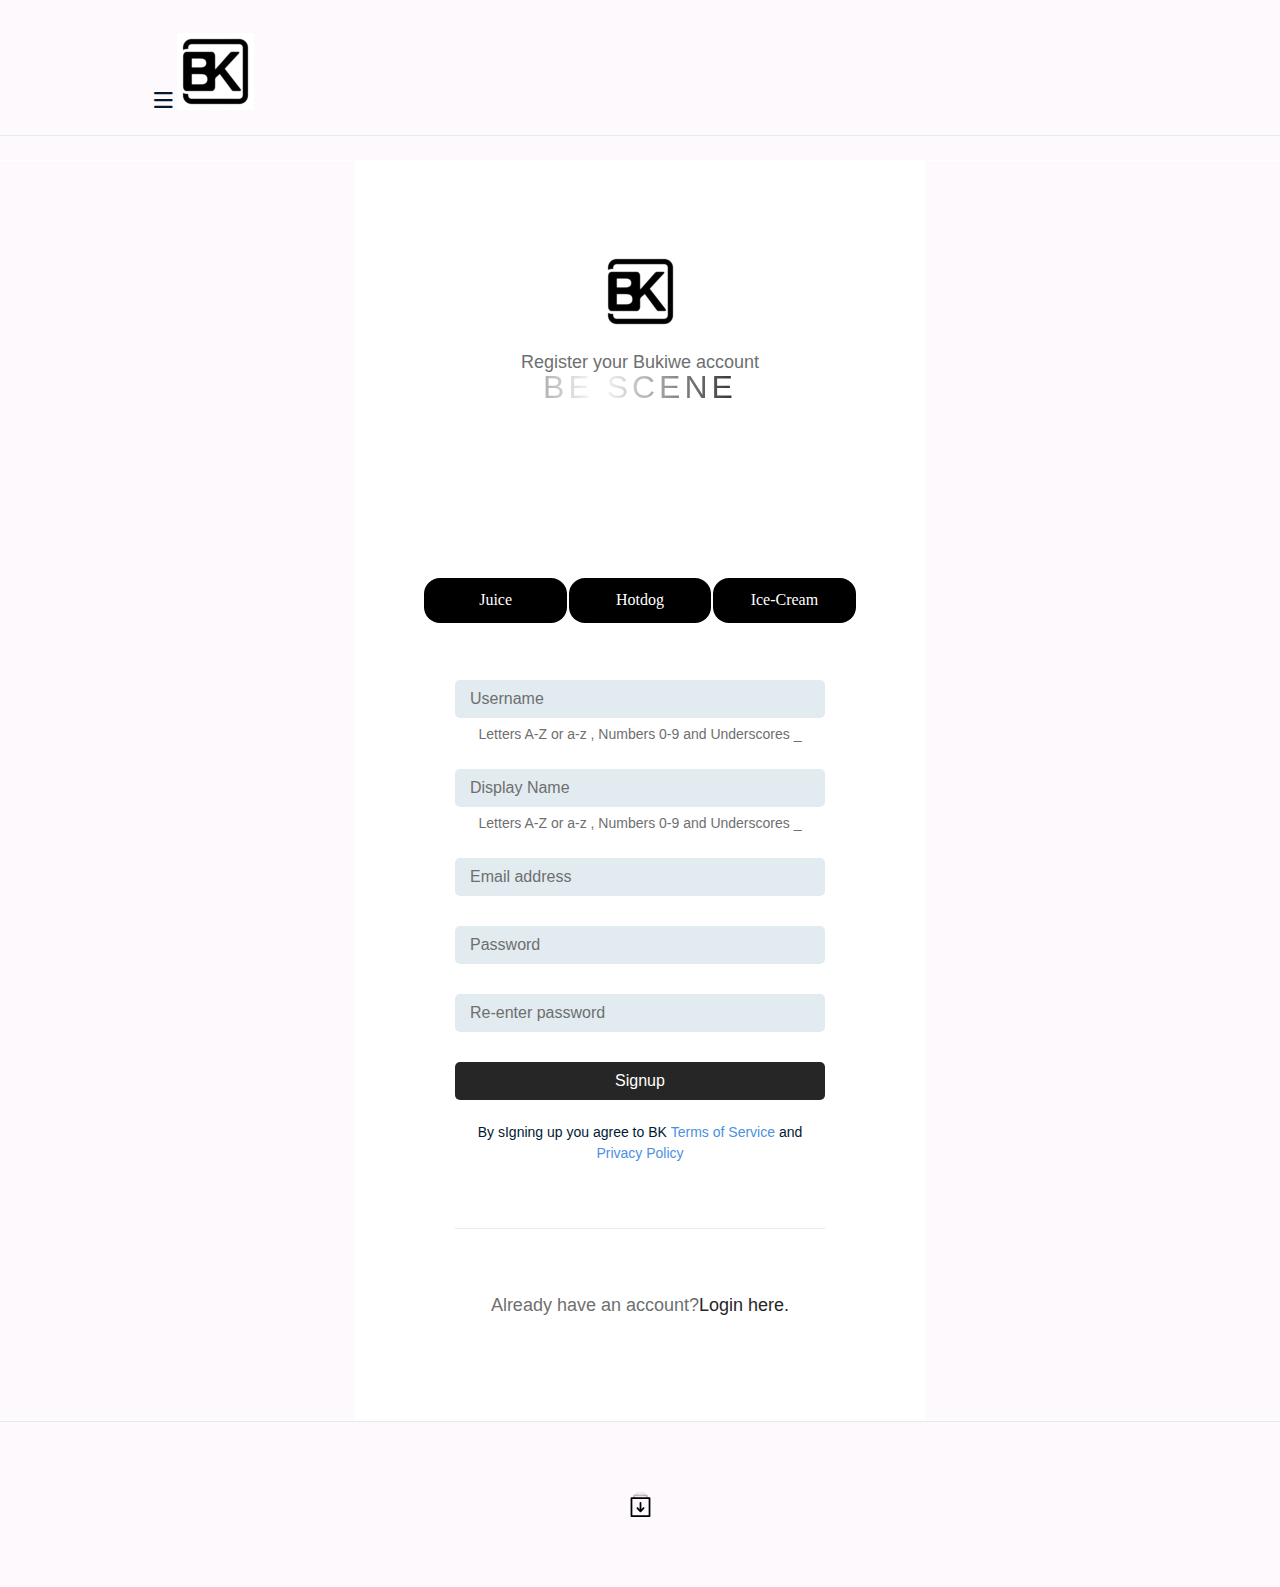
<file: signup.html>
<!DOCTYPE html>
<html lang="en">
<head>
<meta charset="UTF-8">
<title>BK</title>
<meta name="viewport" content="width=device-width, initial-scale=1.0">
<meta name="description" content="" />
<meta name="keywords" content="" />
<link rel="icon" href="images/Favicon.png">
<link rel="stylesheet" type="text/css" href="css/animate.css" >
<link rel="stylesheet" type="text/css" href="css/bootstrap.min.css">
<link rel="stylesheet" type="text/css" href="css/flatpickr.min.css">
<link rel="stylesheet" type="text/css" href="css/fontello.css">
<link rel="stylesheet" type="text/css" href="css/fontello-codes.css">
<link rel="stylesheet" type="text/css" href="css/thumbs-embedded.css">
<link rel="stylesheet" type="text/css" href="css/style.css">
<link rel="stylesheet" type="text/css" href="css/responsive.css">
<link rel="stylesheet" type="text/css" href="css/color.css">
</head>
<body>

<div class="wrapper">


	<header>
		<div class="top_bar">
			<div class="container">
				<div class="top_header_content">
					<div class="menu_logo">
						<a href="#" title="" class="menu">
							<i class="icon-menu"></i>
						</a>
						<a href="index.html" title="" class="logo">
							<img src="images/logo.jpg" alt="">
						</a>
					</div><!--menu_logo end-->
				
				
					<!--search_form end-->
					
								</div><!--sd_menu end-->
								
							</div>
						</li>
					
					</ul><!--controls-lv end-->
					<div class="clearfix"></div>
				</div><!--top_header_content end-->
			</div>
		</div><!--header_content end-->
		<div class="btm_bar">
			<div class="container">
				<div class="btm_bar_content">
					<nav>
						<ul>
							
					</nav><!--navigation end-->
					<ul class="shr_links">
						
					</ul><!--shr_links end-->
					<!--vid_status end-->
					<div class="clearfix"></div>
				</div><!--btm_bar_content end-->
			</div>
		</div><!--btm_bar end-->
	</header><!--header end-->

	<div class="side_menu">
		<div class="form_dvv">
			<a href="login.html" title="" class="login_form_show">Sign in</a>
		</div>
		<div class="sd_menu">
			<ul class="mm_menu">
				<li>
					<span>
						<i class="icon-home"></i>
					</span>
					<a href="index.html" title="">Home</a>
				</li>
				<li>
					<span>
						<i class="icon-fire"></i>
					</span>
					<a href="#" title="">Trending</a>
				</li>
				
			</ul>
		</div><!--sd_menu end-->
		<!--sd_menu end-->
		
		<!--sd_menu end-->
	<!--sd_menu end-->
		<div class="sd_menu bb-0">
			<ul class="social_links">
				<li>
					<a href="#" title="">
						<i class="icon-facebook-official"></i>
					</a>
				</li>
				<li>
					<a href="#" title="">
						<i class="icon-twitter"></i>
					</a>
				</li>
				<li>
					<a href="#" title="">
						<i class="icon-instagram"></i>
					</a>
				</li>
			</ul><!--social_links end-->
		</div><!--sd_menu end-->
		<div class="sd_menu">
		
			<ul class="mm_menu">
				
			</ul>
		</div><!--sd_menu end-->
		<div class="sd_menu subs_lst">
		
		</div><!--sd_menu end-->
		<div class="sd_menu">
			
		</div><!--sd_menu end-->
		<div class="sd_menu m_linkz">
			<ul class="mm_menu">
				<li><a href="#">About</a></li>
				<li><a href="#">Community Rules </a></li>
				<li><a href="#">Privacy</a></li>
				<li><a href="#">Terms</a></li>
				<li><a href="#">Blogs</a></li>
				<li><a href="#">Contracts </a></li>
				<li><a href="#">Donate</a></li>
				<li><a href="#">FAQ</a></li>
			</ul>
			
		</div><!--sd_menu end-->
		<div class="sd_menu bb-0">
			<ul class="social_links">
				<li>
					<a href="#" title="">
						<i class="icon-facebook-official"></i>
					</a>
				</li>
				<li>
					<a href="#" title="">
						<i class="icon-twitter"></i>
					</a>
				</li>
				<li>
					<a href="#" title="">
						<i class="icon-instagram"></i>
					</a>
				</li>
			</ul><!--social_links end-->
		</div><!--sd_menu end-->
		<div class="dd_menu"></div>
	</div><!--side_menu end-->

	
  <center>

	<section class="form_popup">
		
		<div class="signup_form" id="signup_form">
		 	<div class="hd-lg">
		 		<img src="images/logo.jpg" alt="">
		 		<span>Register your Bukiwe account</span>
		 	</div><!--hd-lg end-->
		


			 <center>
				<center><div class="all">
			  <div class="headsign">
  
				  <p class="okay">BE SCENE</p>
			  </div>
			  <br>
			  
			  <center><div class="beseen" style="font-family: Righteous, cursive;">
			  <center><iframe src="https://giphy.com/embed/26xBBTXLFs7sggvbq" width="200" height="150" frameBorder="0" class="giphy-embed" allowFullScreen></iframe><p><a href="https://giphy.com/gifs/animation-happy-cartoon-26xBBTXLFs7sggvbq"></a></p><div class="pillb"><button class="button">Juice</button>
			  <button class="button">Hotdog</button>	<button class="button">Ice-Cream</button></div>
			  </div></center> 
			  </center>


			<div class="user-account-pr">
				<form>
					<div class="input-sec mgb25">
						<input type="text" name="username" placeholder="Username">
						<label>Letters A-Z or a-z , Numbers 0-9 and Underscores _</label>
					</div>
					<div class="input-sec mgb25">
						<input type="text" name="username" placeholder="Display Name">
						<label>Letters A-Z or a-z , Numbers 0-9 and Underscores _</label>
					</div>
					<div class="input-sec">
						<input type="email" name="email" placeholder="Email address">
					</div>
					<div class="input-sec">
						<input type="Password" name="password" placeholder="Password">
					</div>
					<div class="input-sec">
						<input type="password" name="confirm-password" placeholder="Re-enter password">
					</div>
				
					<div class="input-sec mb-0">
						<button type="submit">Signup</button>
					</div><!--input-sec end-->
				</form>
				<div class="form-text">
					<p>By sIgning up you agree to BK <a href="#" title="">Terms of Service</a> and <a href="#" title="">Privacy Policy</a> </p>
				</div>
			</div><!--user-account end--->
			<div class="fr-ps">
				<h1>Already have an account?<a href="login.html" title="" class="show_signup"> Login here.</a></h1>
			</div><!--fr-ps end-->
		</div><!--login end--->

	</section><!--form_popup end-->

	<section class="more_items_sec br-top text-center">
		<div class="container">
			<a href="#" title="">
				<svg width="19" height="24" viewBox="0 0 19 24" fill="none" xmlns="http://www.w3.org/2000/svg">
					<path d="M18.1618 24.0001H0.838235C0.374412 24.0001 0 23.6261 0 23.1628V5.86052C0 5.39727 0.374412 5.02332 0.838235 5.02332H18.1618C18.6256 5.02332 19 5.39727 19 5.86052V23.1628C19 23.6261 18.6256 24.0001 18.1618 24.0001ZM1.67647 22.3256H17.3235V6.69773H1.67647V22.3256Z" fill="#9494A0"/>
					<g opacity="0.25">
					<path opacity="0.25" d="M13.1324 4.18605C12.6685 4.18605 12.2941 3.81209 12.2941 3.34884V1.67442H6.70589V3.34884C6.70589 3.81209 6.33148 4.18605 5.86765 4.18605C5.40383 4.18605 5.02942 3.81209 5.02942 3.34884V0.83721C5.02942 0.373954 5.40383 0 5.86765 0H13.1324C13.5962 0 13.9706 0.373954 13.9706 0.83721V3.34884C13.9706 3.81209 13.5962 4.18605 13.1324 4.18605Z" fill="#9494A0"/>
					</g>
					<path d="M9.50001 19.3479C9.28487 19.3479 9.06972 19.267 8.90766 19.1024L5.92634 16.1275C5.59942 15.801 5.59942 15.2707 5.92634 14.9442C6.25325 14.6177 6.78413 14.6177 7.11104 14.9442L9.50001 17.3275L11.8862 14.9442C12.2131 14.6177 12.744 14.6177 13.0709 14.9442C13.3978 15.2707 13.3978 15.801 13.0709 16.1275L10.0924 19.1024C9.93031 19.267 9.71516 19.3479 9.50001 19.3479Z" fill="#9494A0"/>
					<path d="M9.49999 18.4186C9.03617 18.4186 8.66176 18.0447 8.66176 17.5814V10.3256C8.66176 9.86236 9.03617 9.4884 9.49999 9.4884C9.96382 9.4884 10.3382 9.86236 10.3382 10.3256V17.5814C10.3382 18.0447 9.96382 18.4186 9.49999 18.4186Z" fill="#9494A0"/>
					<g opacity="0.5">
					<path opacity="0.5" d="M15.6471 6.69764C15.1832 6.69764 14.8088 6.32369 14.8088 5.86043V4.18601H4.19118V5.86043C4.19118 6.32369 3.81677 6.69764 3.35294 6.69764C2.88912 6.69764 2.51471 6.32369 2.51471 5.86043V3.34881C2.51471 2.88555 2.88912 2.5116 3.35294 2.5116H15.6471C16.1109 2.5116 16.4853 2.88555 16.4853 3.34881V5.86043C16.4853 6.32369 16.1109 6.69764 15.6471 6.69764Z" fill="#9494A0"/>
					</g>
				</svg>
			</a>
		</div>
	</section><!--more_items_sec end-->			


</div><!--wrapper end-->





<script src="js/jquery.min.js"></script>
<script src="js/popper.js"></script>
<script src="js/bootstrap.min.js"></script>
<script src="js/flatpickr.js"></script>
<script src="js/script.js"></script>


</body>
</html>
</file>
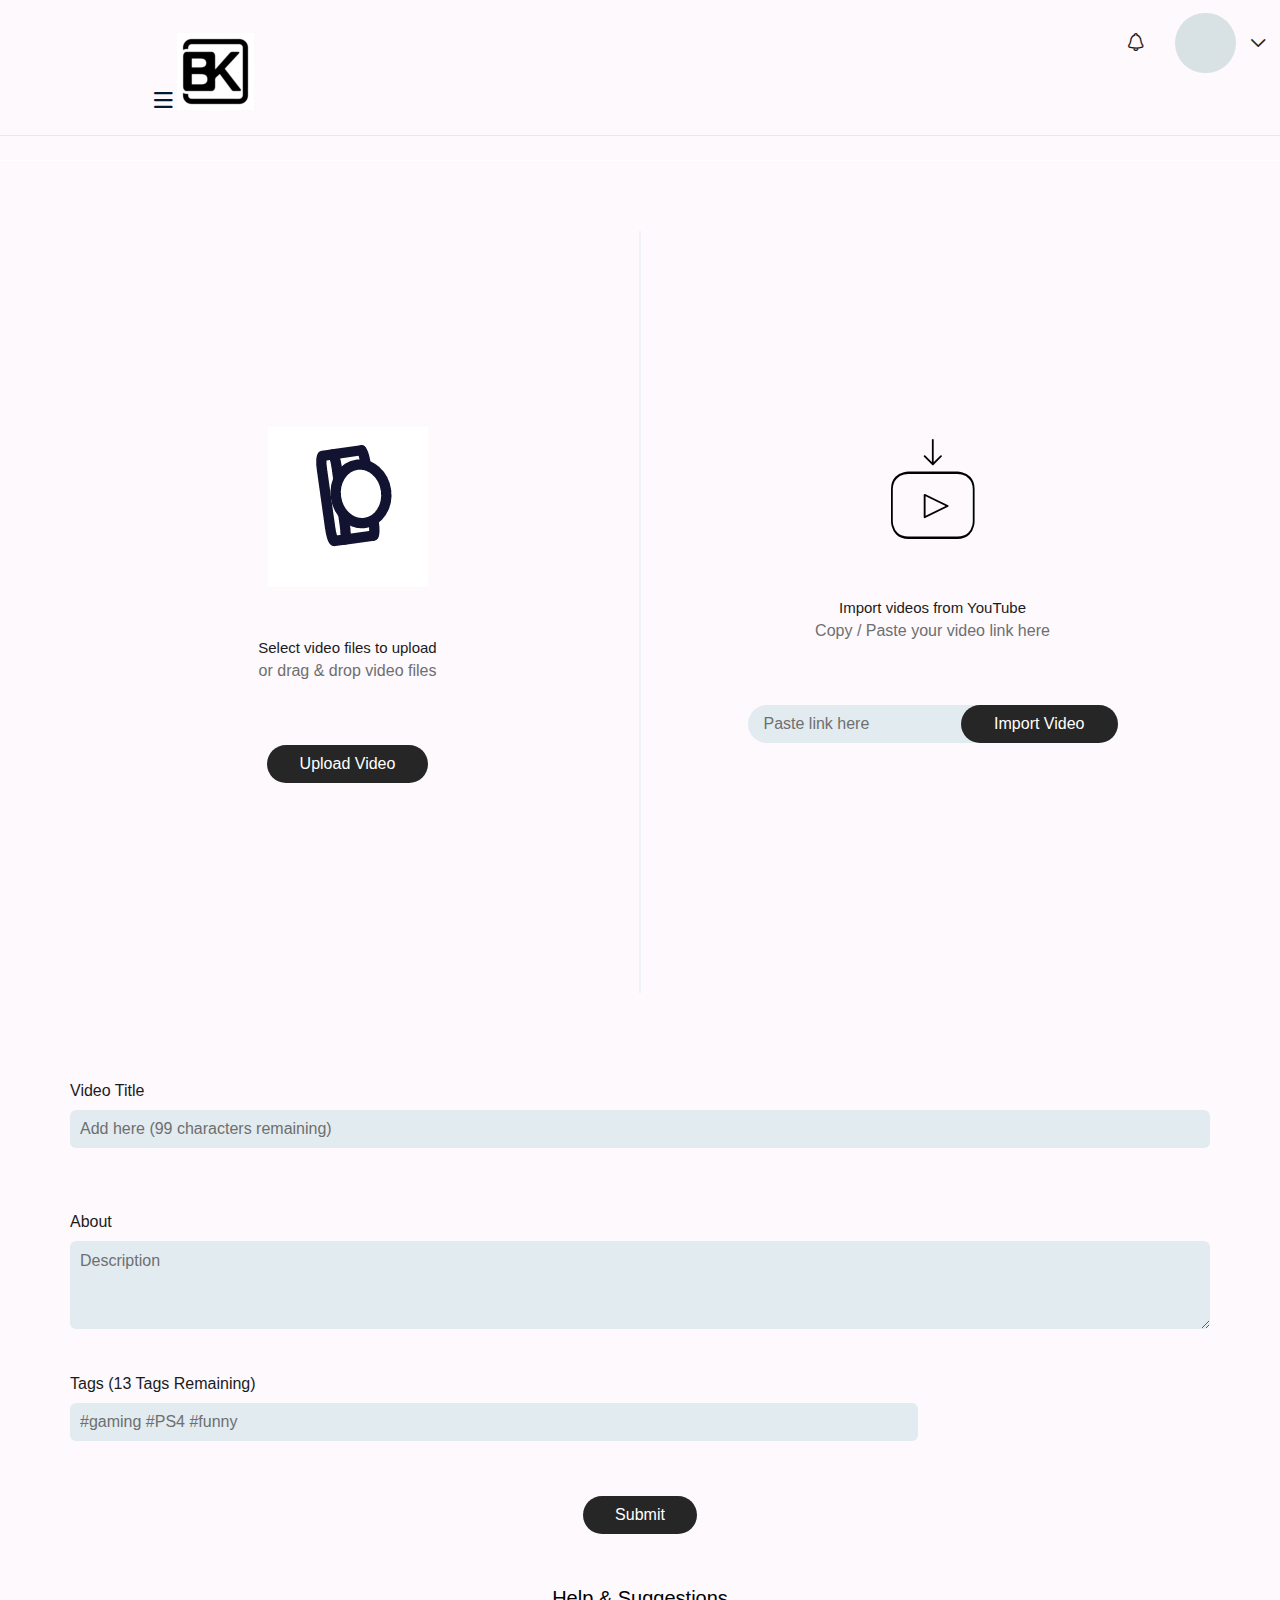
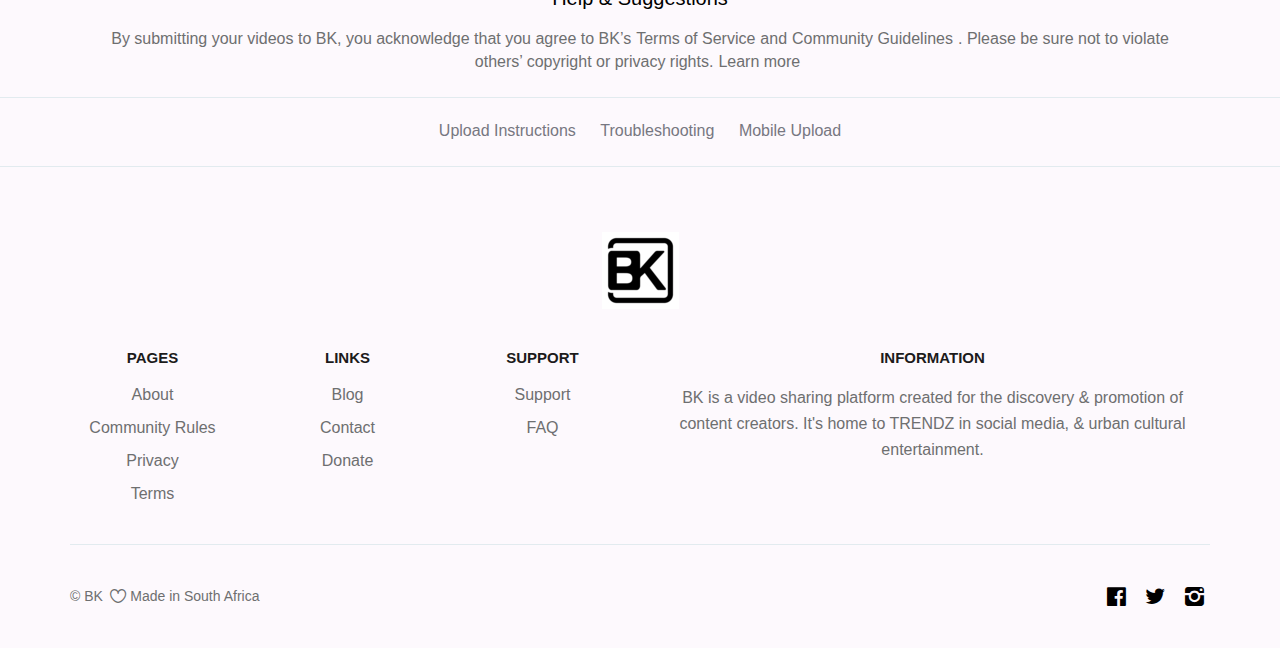
<file: Upload_Video.html>
<!DOCTYPE html>
<html lang="en">
<head>
<meta charset="UTF-8">
<title>Bukiwe</title>
<meta name="viewport" content="width=device-width, initial-scale=1.0">
<meta name="description" content="" />
<meta name="keywords" content="" />
<link rel="icon" href="images/Favicon.jpg">
<link rel="stylesheet" type="text/css" href="css/animate.css">
<link rel="stylesheet" type="text/css" href="css/bootstrap.min.css">
<link rel="stylesheet" type="text/css" href="css/fontello.css">
<link rel="stylesheet" type="text/css" href="css/fontello-codes.css">
<link rel="stylesheet" type="text/css" href="css/thumbs-embedded.css">
<link rel="stylesheet" type="text/css" href="css/style.css">
<link rel="stylesheet" type="text/css" href="css/responsive.css">
<link rel="stylesheet" type="text/css" href="css/color.css">
</head>
<body>


	<div class="wrapper">

		<header>
			<div class="top_bar">
				<div class="container">
					<div class="top_header_content">
						<div class="menu_logo">
							<a href="#" title="" class="menu">
								<i class="icon-menu"></i>
							</a>
							<a href="index.html" title="" class="logo">
								<img src="images/logo.jpg" alt="">
							</a>
						</div><!--menu_logo end-->
						
						</div><!--search_form end-->
						<ul class="controls-lv">
							
							<li>
								<a href="#" title=""><i class="icon-notification"></i></a>
							</li>
							<li class="user-log">
								<div class="user-ac-img">
									<img src="images/resources/user-img.png" alt="">
								</div>
								<div class="account-menu">
									<div class="sd_menu">
										<ul class="mm_menu">
											<li>
												<span>
													<i class="icon-user"></i>
												</span>
												<a href="MyProfile.html" title="">My Profile</a>
											</li>
											
											
											<li>
												<span>
													<i class="icon-logout"></i>
												</span>
												<a href="#" title="">Sign out</a>
											</li>
										</ul>
									</div><!--sd_menu end-->
									<div class="sd_menu scnd">
										<ul class="mm_menu">
											
											
											
										</ul>
									</div><!--sd_menu end-->
								<!--restricted-more end-->
								</div>
							</li>
							
						</ul><!--controls-lv end-->
						<div class="clearfix"></div>
					</div><!--top_header_content end-->
				</div>
			</div><!--header_content end-->
			<div class="btm_bar">
				<div class="container">
					<div class="btm_bar_content">
						<nav>
							<ul>
								
								
							</ul>
						</nav><!--navigation end-->
						<ul class="shr_links">
							
							
						
							
							
						
						</ul><!--shr_links end-->
						<!--vid_status end-->
						<div class="clearfix"></div>
					</div><!--btm_bar_content end-->
				</div>
			</div><!--btm_bar end-->
		</header><!--header end-->

		<div class="side_menu">
			
			<div class="sd_menu">
				<ul class="mm_menu">
					<li>
						<span>
							<i class="icon-home"></i>
						</span>
						<a href="index.html" title="">Home</a>
					</li>
					
					
				</ul>
			</div><!--sd_menu end-->
			
			<!--sd_menu end-->
			<div class="sd_menu">
				<ul class="mm_menu">
					
					
					<li>
						<span>
							<i class="icon-logout"></i>
						</span>
						<a href="#" title="">Sign out</a>
					</li>
				</ul>
			</div><!--sd_menu end-->
			<div class="sd_menu m_linkz">
				
			
			</div><!--sd_menu end-->
			<div class="sd_menu bb-0">
				<ul class="social_links">
					<li>
						<a href="#" title="">
							<i class="icon-facebook-official"></i>
						</a>
					</li>
					<li>
						<a href="#" title="">
							<i class="icon-twitter"></i>
						</a>
					</li>
					<li>
						<a href="#" title="">
							<i class="icon-instagram"></i>
						</a>
					</li>
				</ul><!--social_links end-->
			</div><!--sd_menu end-->
			<div class="dd_menu"></div>
		</div><!--side_menu end-->
		<!--upload-detail end-->
		<section class="upload-videooz">
			<div class="container">
				<div class="row">
					<div class="col-lg-6">
						<div class="video-file">
							<center><iframe src="images/videoup.gif" frameBorder="0" width="160" height="160" scrolling="no"></iframe></center>
						
							<h3>Select video files to upload </h3>
							<span>or drag & drop video files</span>
							<form>
								<label for="file-upload" class="custom-file-upload">
								    Upload Video
								</label>
								<input id="file-upload" type="file"/>
							</form>
						</div><!--video-file end-->
					</div>
					<div class="col-lg-6">
						<div class="youtube-dwn">
							<i class="icon-graphics_03"></i>
							<h3>Import videos from YouTube </h3>
							<span>Copy / Paste your video link here</span>
							<form>
								<input type="text" name="import_video" placeholder="Paste link here">
								<button type="submit">Import Video</button>
							</form>
						</div><!--youtube-dwn end-->
					</div>
				</div>
			</div>
		</section><!--upload-videooz end-->
	
		<section class="vid-title-sec">
			<div class="container">
				<form class="uploadVidForm">
					<div class="vid-title">
						<h2 class="title-hd">Video Title </h2>
						<div class="form_field">
							<input type="text" name="videoTitle" placeholder="Add here (99 characters remaining)">
						</div>
					</div><!--vid-title-->
					<br>
<!---profilepic-->





<!----profile pic end-->






					<br>
					<div class="abt-vidz-pr">
						<h2 class="title-hd"> About </h2>
						<div class="form_field">
							<textarea placeholder="Description"></textarea>
						</div>
					</div>
				<!--abt-vidz-->
					<div class="cls-vidz">
						<div class="row">
							<div class="col-lg-3 col-md-3 col-sm-6 col-12">
								<!--option end-->
							</div>
						
							
							
					</div><!--cls-vidz end-->
<center><div class="abt-tags">
						<div class="row">
							<div class="col-lg-9 col-md-9 col-sm-8 col-12">
								<h2 class="title-hd">Tags (13 Tags Remaining) </h2>
								<div class="form_field pr">
									<input type="text" placeholder="#gaming #PS4 #funny">
								</div>
							</div>
							<!--option end-->
							</div>
						</div>
					</div></center><!--abt-tags--->
				
					
								
							
							<div class="clearfix"></div>
							<div class="btn-sbmit">
								<button type="submit">Submit</button>
							</div><!--btn-sbmit end-->
						</div><!--category-typ-->
					</div><!--Category-->
				</form>
			</div>
		</section>
		
		
		<section class="suggestions">
			<div class="container">
				<div class="sgst_content">
					<h3>Help & Suggestions</h3>
					<p>By submitting your videos to BK, you acknowledge that you agree to BK’s<a href="#" title=""> Terms of Service</a>and<a href="#" title="">Community Guidelines</a>. Please be sure not to violate others’ copyright or privacy rights.<a href="#"> Learn more</a></p>
				</div>
			</div>
		</section><!--Suggestions end-->

		<section class="abt-vidz">
			<ul>
				<li>
					<a href="#">Upload Instructions </a>
				</li>
				<li>
					<a href="#">Troubleshooting </a>
				</li>
				<li>
					<a href="#">Mobile Upload </a>
				</li>
			</ul>
		</section><!--abt-vidz-->

		<footer>
			<div class="container">
				<div class="top-footer">
					<div class="row">
						<div class="col-lg-12">
							<div class="ft-logo">
								<img src="images/logo.jpg" alt="">
							</div><!--ft-logo end-->
						</div>
						<div class="col-lg-2 col-md-4 col-sm-6 col-12">
							<div class="widget">
								<h3 class="widget-title">pages</h3>
								<ul class="pages-link">
									<li><a href="#" title="">About</a></li>
									<li><a href="#" title="">Community Rules</a></li>
									<li><a href="#" title="">Privacy</a></li>
									<li><a href="#" title="">Terms</a></li>
								</ul>
							</div>
						</div>
						<div class="col-lg-2 col-md-4 col-sm-6 col-12">
							<div class="widget">
								<h3 class="widget-title">Links</h3>
								<ul class="pages-link">
									<li><a href="#" title="">Blog</a></li>
									<li><a href="#" title="">Contact</a></li>
									<li><a href="#" title="">Donate</a></li>
								</ul>
							</div>
						</div>
						<div class="col-lg-2 col-md-4 col-sm-6 col-12">
							<div class="widget">
								<h3 class="widget-title">support</h3>
								<ul class="pages-link">
									<li><a href="#" title="">Support</a></li>
									<li><a href="#" title="">FAQ</a></li>
								</ul>
							</div>
						</div>
						<div class="col-lg-6 col-md-12 col-sm-6 col-12">
							<div class="widget widget-information">
								<h3 class="widget-title">Information</h3>
								<p>BK is a video sharing platform created for the discovery & promotion of content creators. It's home to TRENDZ in social media, & urban cultural entertainment.</p>
							</div><!--widget-information end-->
						</div>
					</div>
				</div><!--top-footer end-->
				<div class="bottom-strip">
					<p>© BK    <i class="icon-like"></i> Made in South Africa</p>
					<ul class="social-links">
						<li><a href="#" title=""><i class="icon-facebook-official"></i></a></li>
						<li><a href="#" title=""><i class="icon-twitter"></i></a></li>
						<li><a href="#" title=""><i class="icon-instagram"></i></a></li>
					</ul>
					<div class="clearfix"></div>
				</div><!--bottom-strip end-->
			</div>
		</footer><!--footer end-->


	</div><!--wrapper end-->
<script>



</script>



<script src="js/jquery.min.js"></script>
<script src="js/popper.js"></script>
<script src="js/bootstrap.min.js"></script>
<script src="js/script.js"></script>


</body>
</html>
</file>
<file: css/fontello.css>
@font-face {
  font-family: 'fontello';
  src: url('../font/fontello.eot?92204602');
  src: url('../font/fontello.eot?92204602#iefix') format('embedded-opentype'),
       url('../font/fontello.woff2?92204602') format('woff2'),
       url('../font/fontello.woff?92204602') format('woff'),
       url('../font/fontello.ttf?92204602') format('truetype'),
       url('../font/fontello.svg?92204602#fontello') format('svg');
  font-weight: normal;
  font-style: normal;
}
/* Chrome hack: SVG is rendered more smooth in Windozze. 100% magic, uncomment if you need it. */
/* Note, that will break hinting! In other OS-es font will be not as sharp as it could be */
/*
@media screen and (-webkit-min-device-pixel-ratio:0) {
  @font-face {
    font-family: 'fontello';
    src: url('../font/fontello.svg?92204602#fontello') format('svg');
  }
}
*/
 
 [class^="icon-"]:before, [class*=" icon-"]:before {
  font-family: "fontello";
  font-style: normal;
  font-weight: normal;
  speak: none;
 
  display: inline-block;
  text-decoration: inherit;
  width: 1em;
  margin-right: .2em;
  text-align: center;
  /* opacity: .8; */
 
  /* For safety - reset parent styles, that can break glyph codes*/
  font-variant: normal;
  text-transform: none;
 
  /* fix buttons height, for twitter bootstrap */
  line-height: 1em;
 
  /* Animation center compensation - margins should be symmetric */
  /* remove if not needed */
  margin-left: .2em;
 
  /* you can be more comfortable with increased icons size */
  /* font-size: 120%; */
 
  /* Font smoothing. That was taken from TWBS */
  -webkit-font-smoothing: antialiased;
  -moz-osx-font-smoothing: grayscale;
 
  /* Uncomment for 3D effect */
  /* text-shadow: 1px 1px 1px rgba(127, 127, 127, 0.3); */
}
 
.icon-feedback:before { content: '\e800'; } /* '' */
.icon-filter:before { content: '\e801'; } /* '' */
.icon-fire:before { content: '\e802'; } /* '' */
.icon-flag:before { content: '\e803'; } /* '' */
.icon-graphics_01:before { content: '\e804'; } /* '' */
.icon-graphics_02:before { content: '\e805'; } /* '' */
.icon-graphics_03:before { content: '\e806'; } /* '' */
.icon-graphics_04:before { content: '\e807'; } /* '' */
.icon-graphics_05:before { content: '\e808'; } /* '' */
.icon-grid:before { content: '\e809'; } /* '' */
.icon-group:before { content: '\e80a'; } /* '' */
.icon-history:before { content: '\e80b'; } /* '' */
.icon-home:before { content: '\e80c'; } /* '' */
.icon-justified:before { content: '\e80d'; } /* '' */
.icon-language:before { content: '\e80e'; } /* '' */
.icon-light:before { content: '\e80f'; } /* '' */
.icon-like:before { content: '\e810'; } /* '' */
.icon-load:before { content: '\e811'; } /* '' */
.icon-location:before { content: '\e812'; } /* '' */
.icon-logout:before { content: '\e813'; } /* '' */
.icon-menu:before { content: '\e814'; } /* '' */
.icon-message:before { content: '\e815'; } /* '' */
.icon-next:before { content: '\e816'; } /* '' */
.icon-notification:before { content: '\e817'; } /* '' */
.icon-paid_sub:before { content: '\e818'; } /* '' */
.icon-options:before { content: '\e819'; } /* '' */
.icon-pencil:before { content: '\e81a'; } /* '' */
.icon-pinned:before { content: '\e81b'; } /* '' */
.icon-play:before { content: '\e81c'; } /* '' */
.icon-play_list:before { content: '\e81d'; } /* '' */
.icon-playlist:before { content: '\e81e'; } /* '' */
.icon-plus:before { content: '\e81f'; } /* '' */
.icon-preferences:before { content: '\e820'; } /* '' */
.icon-previous:before { content: '\e821'; } /* '' */
.icon-purchased:before { content: '\e822'; } /* '' */
.icon-settings:before { content: '\e823'; } /* '' */
.icon-search:before { content: '\e824'; } /* '' */
.icon-share:before { content: '\e825'; } /* '' */
.icon-sort_by:before { content: '\e826'; } /* '' */
.icon-star:before { content: '\e827'; } /* '' */
.icon-subscriptions:before { content: '\e828'; } /* '' */
.icon-thumbs_down:before { content: '\e829'; } /* '' */
.icon-thumbs_down_fill:before { content: '\e82a'; } /* '' */
.icon-thumbs_up:before { content: '\e82b'; } /* '' */
.icon-thumbs_up_fill:before { content: '\e82c'; } /* '' */
.icon-tick:before { content: '\e82d'; } /* '' */
.icon-user:before { content: '\e82e'; } /* '' */
.icon-watch_later:before { content: '\e82f'; } /* '' */
.icon-watch_later_fill:before { content: '\e830'; } /* '' */
.icon-add_to_playlist:before { content: '\e831'; } /* '' */
.icon-arrow_below:before { content: '\e832'; } /* '' */
.icon-blocked:before { content: '\e833'; } /* '' */
.icon-calender:before { content: '\e834'; } /* '' */
.icon-cancel:before { content: '\e835'; } /* '' */
.icon-donations:before { content: '\e836'; } /* '' */
.icon-features:before { content: '\e837'; } /* '' */
</file>
<file: css/fontello-codes.css>
.icon-feedback:before { content: '\e800'; } /* '' */
.icon-filter:before { content: '\e801'; } /* '' */
.icon-fire:before { content: '\e802'; } /* '' */
.icon-flag:before { content: '\e803'; } /* '' */
.icon-graphics_01:before { content: '\e804'; } /* '' */
.icon-graphics_02:before { content: '\e805'; } /* '' */
.icon-graphics_03:before { content: '\e806'; } /* '' */
.icon-graphics_04:before { content: '\e807'; } /* '' */
.icon-graphics_05:before { content: '\e808'; } /* '' */
.icon-grid:before { content: '\e809'; } /* '' */
.icon-group:before { content: '\e80a'; } /* '' */
.icon-history:before { content: '\e80b'; } /* '' */
.icon-home:before { content: '\e80c'; } /* '' */
.icon-justified:before { content: '\e80d'; } /* '' */
.icon-language:before { content: '\e80e'; } /* '' */
.icon-light:before { content: '\e80f'; } /* '' */
.icon-like:before { content: '\e810'; } /* '' */
.icon-load:before { content: '\e811'; } /* '' */
.icon-location:before { content: '\e812'; } /* '' */
.icon-logout:before { content: '\e813'; } /* '' */
.icon-menu:before { content: '\e814'; } /* '' */
.icon-message:before { content: '\e815'; } /* '' */
.icon-next:before { content: '\e816'; } /* '' */
.icon-notification:before { content: '\e817'; } /* '' */
.icon-paid_sub:before { content: '\e818'; } /* '' */
.icon-options:before { content: '\e819'; } /* '' */
.icon-pencil:before { content: '\e81a'; } /* '' */
.icon-pinned:before { content: '\e81b'; } /* '' */
.icon-play:before { content: '\e81c'; } /* '' */
.icon-play_list:before { content: '\e81d'; } /* '' */
.icon-playlist:before { content: '\e81e'; } /* '' */
.icon-plus:before { content: '\e81f'; } /* '' */
.icon-preferences:before { content: '\e820'; } /* '' */
.icon-previous:before { content: '\e821'; } /* '' */
.icon-purchased:before { content: '\e822'; } /* '' */
.icon-settings:before { content: '\e823'; } /* '' */
.icon-search:before { content: '\e824'; } /* '' */
.icon-share:before { content: '\e825'; } /* '' */
.icon-sort_by:before { content: '\e826'; } /* '' */
.icon-star:before { content: '\e827'; } /* '' */
.icon-subscriptions:before { content: '\e828'; } /* '' */
.icon-thumbs_down:before { content: '\e829'; } /* '' */
.icon-thumbs_down_fill:before { content: '\e82a'; } /* '' */
.icon-thumbs_up:before { content: '\e82b'; } /* '' */
.icon-thumbs_up_fill:before { content: '\e82c'; } /* '' */
.icon-tick:before { content: '\e82d'; } /* '' */
.icon-user:before { content: '\e82e'; } /* '' */
.icon-watch_later:before { content: '\e82f'; } /* '' */
.icon-watch_later_fill:before { content: '\e830'; } /* '' */
.icon-add_to_playlist:before { content: '\e831'; } /* '' */
.icon-arrow_below:before { content: '\e832'; } /* '' */
.icon-blocked:before { content: '\e833'; } /* '' */
.icon-calender:before { content: '\e834'; } /* '' */
.icon-cancel:before { content: '\e835'; } /* '' */
.icon-donations:before { content: '\e836'; } /* '' */
.icon-features:before { content: '\e837'; } /* '' */
</file>
<file: css/thumbs-embedded.css>
@font-face {
  font-family: 'thumbs';
  src: url('../font/thumbs.eot?45711185');
  src: url('../font/thumbs.eot?45711185#iefix') format('embedded-opentype'),
       url('../font/thumbs.svg?45711185#thumbs') format('svg');
  font-weight: normal;
  font-style: normal;
}
@font-face {
  font-family: 'thumbs';
  src: url('[data-uri]') format('woff'),
       url('[data-uri]') format('truetype');
}
/* Chrome hack: SVG is rendered more smooth in Windozze. 100% magic, uncomment if you need it. */
/* Note, that will break hinting! In other OS-es font will be not as sharp as it could be */
/*
@media screen and (-webkit-min-device-pixel-ratio:0) {
  @font-face {
    font-family: 'thumbs';
    src: url('../font/thumbs.svg?45711185#thumbs') format('svg');
  }
}
*/
 
 [class^="icon-"]:before, [class*=" icon-"]:before {
  font-family: "thumbs";
  font-style: normal;
  font-weight: normal;
  speak: none;
 
  display: inline-block;
  text-decoration: inherit;
  width: 1em;
  margin-right: .2em;
  text-align: center;
  /* opacity: .8; */
 
  /* For safety - reset parent styles, that can break glyph codes*/
  font-variant: normal;
  text-transform: none;
     
  /* fix buttons height, for twitter bootstrap */
  line-height: 1em;
 
  /* Animation center compensation - margins should be symmetric */
  /* remove if not needed */
  margin-left: .2em;
 
  /* you can be more comfortable with increased icons size */
  /* font-size: 120%; */
 
  /* Uncomment for 3D effect */
  /* text-shadow: 1px 1px 1px rgba(127, 127, 127, 0.3); */
}
.icon-feedback:before { content: '\e800'; } /* '' */
.icon-filter:before { content: '\e801'; } /* '' */
.icon-fire:before { content: '\e802'; } /* '' */
.icon-flag:before { content: '\e803'; } /* '' */
.icon-graphics_01:before { content: '\e804'; } /* '' */
.icon-graphics_02:before { content: '\e805'; } /* '' */
.icon-graphics_03:before { content: '\e806'; } /* '' */
.icon-graphics_04:before { content: '\e807'; } /* '' */
.icon-graphics_05:before { content: '\e808'; } /* '' */
.icon-grid:before { content: '\e809'; } /* '' */
.icon-group:before { content: '\e80a'; } /* '' */
.icon-history:before { content: '\e80b'; } /* '' */
.icon-home:before { content: '\e80c'; } /* '' */
.icon-language:before { content: '\e80e'; } /* '' */
.icon-light:before { content: '\e80f'; } /* '' */
.icon-like:before { content: '\e810'; } /* '' */
.icon-load:before { content: '\e811'; } /* '' */
.icon-location:before { content: '\e812'; } /* '' */
.icon-logout:before { content: '\e813'; } /* '' */
.icon-menu:before { content: '\e814'; } /* '' */
.icon-message:before { content: '\e815'; } /* '' */
.icon-next:before { content: '\e816'; } /* '' */
.icon-notification:before { content: '\e817'; } /* '' */
.icon-paid_sub:before { content: '\e818'; } /* '' */
.icon-options:before { content: '\e819'; } /* '' */
.icon-pencil:before { content: '\e81a'; } /* '' */
.icon-pinned:before { content: '\e81b'; } /* '' */
.icon-play:before { content: '\e81c'; } /* '' */
.icon-play_list:before { content: '\e81d'; } /* '' */
.icon-playlist:before { content: '\e81e'; } /* '' */
.icon-plus:before { content: '\e81f'; } /* '' */
.icon-preferences:before { content: '\e820'; } /* '' */
.icon-previous:before { content: '\e821'; } /* '' */
.icon-purchased:before { content: '\e822'; } /* '' */
.icon-settings:before { content: '\e823'; } /* '' */
.icon-search:before { content: '\e824'; } /* '' */
.icon-share:before { content: '\e825'; } /* '' */
.icon-sort_by:before { content: '\e826'; } /* '' */
.icon-star:before { content: '\e827'; } /* '' */
.icon-subscriptions:before { content: '\e828'; } /* '' */
.icon-thumbs_down:before { content: '\e829'; } /* '' */
.icon-thumbs_down_fill:before { content: '\e82a'; } /* '' */
.icon-thumbs_up:before { content: '\e82b'; } /* '' */
.icon-thumbs_up_fill:before { content: '\e82c'; } /* '' */
.icon-tick:before { content: '\e82d'; } /* '' */
.icon-user:before { content: '\e82e'; } /* '' */
.icon-watch_later:before { content: '\e82f'; } /* '' */
.icon-watch_later_fill:before { content: '\e830'; } /* '' */
.icon-add_to_playlist:before { content: '\e831'; } /* '' */
.icon-arrow_below:before { content: '\e832'; } /* '' */
.icon-blocked:before { content: '\e833'; } /* '' */
.icon-calender:before { content: '\e834'; } /* '' */
.icon-cancel:before { content: '\e835'; } /* '' */
.icon-donations:before { content: '\e836'; } /* '' */
.icon-features:before { content: '\e837'; } /* '' */
.icon-thumbs_down_fill-1:before { content: '\e839'; } /* '' */
.icon-pinned-1:before { content: '\e83b'; } /* '' */
.icon-twitter:before { content: '\f099'; } /* '' */
.icon-facebook-official:before { content: '\f230'; } /* '' */
.icon-instagram:before { content: '\f32d'; } /* '' */
</file>
<file: css/responsive.css>
@media (max-width: 1600px) {
	.videos_lizt {width: 380px;}
	.playlist_view {width: 385px;}
}
@media (max-width: 1450px) {
	header .container {max-width: 1380px;padding: 0;}
	.menu_logo {width: 420px;}
	.search_form {width: 540px;}
	.search_form form {width: 100%;margin: 0;}
	header .container {padding: 0 15px;}
	.chat_view {min-width: 360px;}
}


@media (max-width: 1366px) {
	.search_form {width: 37%;}
	.menu_logo {width: 30%;}
	.shr_links li {margin-right: 10px;}
	.video_main .row .col-lg-9 {max-width: 70%; }
	.video_main .row .col-lg-3 {max-width: 30%; }
	.gap_remove .col-lg-9 {max-width: 65%; flex: 0 0 65%; }
	.gap_remove .col-lg-3 {max-width: 35%; flex: 0 0 35%; overflow: hidden; }
	.playlist_view {width: 100%;}
	.videos_lizt {height: 440px;}
	.mn-sec.full_wdth_single_video .vid-pr iframe {height: 497px;}
} 
@media (max-width: 1200px) {
	.search_form {width: 35%;}
	/*.vid_status {margin-top: 10px;width: 100%;}*/
	.menu_logo {width: 30%;}
	.container {max-width: 100%;padding: 0 15px;}
	.video_info > h4 {font-size: 14px;}
	
	.vid_status {float: right; flex: 0 0 auto; padding-left: 150px; }
	.video_main .row .col-lg-9 {max-width: 65%;}
	.video_main .row .col-lg-3 {max-width: 35%;}
	.amazon {padding-left: 0;}
	.sm-vidz {font-size: 14px;}
	.aut-vid {font-size: 14px;}
	.abt-mk .info-pr-sec .vc_info.pr {padding-left: 20px;}
	.abt-mk p {padding-left: 0;}
	.mk-ct {padding-left: 0;}
	.abt-mk > a {padding-left: 0;}
	.video-file {padding: 100px 0;}
	.youtube-dwn {padding: 100px 0;}
	.latest-vid-option {padding: 21px 20px 25px 30px;}
	.blocked-users {padding: 42px 20px 25px 30px;}
	.blocked-vcp {padding: 29px 20px 26px 30px;}
	.play_ms {right: 20px;}
	.manage-sub {padding: 13px 20px 0 30px;}
	.user-account .sidebar {padding-left: 20px;}
	.info-pr-sec .search_form {width: 225px;}
	.videso_section .vc_info.pr {padding-left: 20px;}
	.wk-info {padding-top: 0;}
	.ab-donaters ul li {margin-right: 25px;}
	.close-search {right: 20px;}
	.menu_logo {width: 25%;}
	.more_items_sec {padding: 50px 0;}
	.delete-video {margin-top: -30px;}
	.videos_lizt {height: 362px;}
	.about-ch-sec {padding-left: 0;}
	.abt-mk .info-pr-sec {margin-bottom: 10px;}
	.vid-pr iframe {height: 400px;}
	.mn-sec.full_wdth_single_video .vid-pr iframe {height: 420px;}
} 

@media (max-width: 991px) {
	.search_form form input {display: none;}
	.search_form form button {position: static;}
	.menu_logo {width: 90%;}
	/*.menu {width: 10%;}*/
	/*.logo {margin-left: 0;width: 89%;text-align: center;}*/
	.search_form {width: 10%;text-align: right;position: relative;top: 4px;}
	.vcp_inf {margin-bottom: 20px;}
	.video_info > h3 {font-size: 13px;line-height: 18px;}
	.video_info > h4 {font-size: 14px;}
	.posted_dt, .video_info > span {font-size: 12px;}
	.vidz_list.text-center .video_info > h4 {font-size: 14px;}
	.vc_info h4 {font-size: 14px;}
	.side_links {display: none;}
	.vid_thumbainl.br.ms {display: block;}
	.history-lst .search_form {display: none;}
	.uploading-lst > ul li {display: inline-block;margin-right: 25px;}
	.abt-upload-sec ul {margin-bottom: 20px;}
	.uploading-lst > ul li a {opacity: 0.6;}
	.video_main .row .col-lg-9 {max-width: 100%;}
	.video_main.via_chat .vid-pr {height: auto;}
	.cmt-bx {padding-bottom: 60px;}
	.sm-vidz {font-size: 16px;}
	.aut-vid {font-size: 16px;}
	.sidebar .videoo-list {flex: 0 0 33%;margin-bottom: 30px;padding: 0 10px;}
	.sm-vidz {margin-bottom: 25px;}
	.fl_wd {width: 100%;}
	.video_main .row .col-lg-3.fl_wd {max-width: 100%;margin-top: 30px;}
	.video_main .vid-pr {height: auto;}
	.playlist_hd {padding-right: 0;}
	.upload-detail .video_info > h3 {font-size: 15px;}
	.upload-detail .video_info.sr {padding-top: 0;}
	.upload-detail .video_info.sr p {font-size: 14px;}
	.upload-videooz::before {display: none;}
	.video-file {padding-bottom: 0;}
	.user-account .vid_thumbainl.br.ms {display: table-cell;width: 100%;}
	.latest-vid-option {padding: 21px 15px 25px 15px;}
	.tb-pr {padding: 29px 15px 25px 15px;}
	.blocked-users {padding: 42px 15px 25px 15px;}
	.blocked-vcp {padding: 29px 15px 26px 15px;}
	.change-pswd {padding: 42px 15px 0 15px;}
	.manage-sub {padding: 13px 15px 0 15px;}
	.account-details {padding: 41px 15px 0 15px;}
	.info-pr-sec .search_form {display: none;}
	.stats {padding-top: 20px;}
	.amz_products_content .mg-inf {margin-bottom: 25px;}
	.wk-info {padding-top: 20px;}
	.br-list li {width: calc(100% / 4);}
	.ab-donaters ul li {margin-right: 12px;}
	.search-page.active {opacity: 1; visibility: visible; -webkit-transform: scale(1); -moz-transform: scale(1); -ms-transform: scale(1); -o-transform: scale(1); transform: scale(1); }
	.side_menu .dp_down {display: block;}
	.chat_view {min-width: 100%;}
	.video_main .row .col-lg-3.ful-dt {max-width: 100%;}
	.amz_prods {margin-bottom: 60px;border-bottom: 0;}
	.video-file {border-bottom: 1px solid #e2ebef;width: 100%;}
	.form_popup {height: 100%;}
	.form_dvv {display: block;}
	.hp_1 .side_menu .dp_ul li.live_dv {margin-top: 0;}
	/*.controls-lv {display: none;}*/
	.top_bar .search_form {display: none;}
	.menu_logo {width: 30%;}
	.menu {top: 3px;}
	.menu_logo {margin-top: 4px;}
	.top_bar {padding: 25px 0;}
	.vid_thums {display: none;}
	.account-menu {margin-top: 0;}
	.banner-section {padding: 140px 0 170px;}
	.service-col {margin-bottom: 40px;}
	.services-row {padding-bottom: 10px;}
	.services-sec {padding-top: 50px;}
	.video_info > h3 {font-size: 16px;line-height: 22px;}
	.banner-text > h2 {font-size: 30px;margin-bottom: 20px;}
	.banner-section.p120 .banner-text > h2 {margin-bottom: 35px;}
	.banner-section.p120 {padding: 75px 0 85px;}
	.fr-ps {padding-bottom: 30px;}
	.account-details {padding-bottom: 30px;}
	.upload-videooz h3 {margin-top: 20px;}
	.upload-videooz form {margin-top: 30px;}
	.upload-videooz {margin: 0;}
	.video-file {padding: 70px 0;}
	.youtube-dwn {padding: 70px 0;width: 480px;margin-bottom: 35px;}
	footer .widget {margin-bottom: 40px;}
	.top-footer {padding-bottom: 0;}
	.gap_remove .col-lg-9 {max-width: 100%; flex: 0 0 100%;}
	.gap_remove .vid-pr img {margin-bottom: 10px;}
	.sidebar .videoo-list-ab .videoo {float: left;width: 50%;padding: 0 15px;}
	.sidebar .videoo-list-ab {margin: 0 -15px;}
	.cmt-bx {padding-bottom: 20px;}
	.ad-rw {float: left;width: 50%;}
	.browse_catgs .video_info > span {padding: 0;}
	.mega-menu ul ul {display: none; }
	nav ul ul li a span {display: none;}
	.gap_remove .col-lg-3 {max-width: 100%; -ms-flex: 0 0 100%; flex: 0 0 100%; }
	.videos_lizt {width: 100%;}
	.filter {margin-bottom: 30px;}
	.filter-sec {padding-bottom: 0;}
	.filter-sec .container {padding: 0;}
	.fl-head {padding-left: 15px;}
	.lnks {padding-left: 15px;}
	.sm-vidz {margin-bottom: 0;}
}


@media (max-width: 768px) {
	.video_info > h3 {font-size: 15px;line-height: 22px;}
	.video_info > h4 {font-size: 15px;}
	.ab-history .vid_thumbainl.ms {width: 35%;}
	.tab-history .videoo .video_info.ms {vertical-align: top;}
	.sidebar .videoo-list {flex: 0 0 50%;}
	.vcp_inf.cr {width: 100%;}
	.chan_cantrz {width: 100%;margin-top: 20px;}
	.abt-mk .info-pr-sec {margin-bottom: 25px;}
	.mg-inf {margin-bottom: 20px;}
	.amazon {padding-bottom: 20px;}
	.pr_links {width: 100%;text-align: left;margin-top: 20px;}
	.pr_links::before {display: none;}
	.ab-updates .videoo {margin-bottom: 25px;}
	.upload-detail .video_info.sr {width: 100%;padding-left: 0;padding-top: 25px;}
	.form_field {margin-bottom: 20px;}
	.catgss_list li {width: 33.33%;}
	.video-file {padding: 0 0 50px;}
	.youtube-dwn {padding: 70px 0;}
	.icon-list {text-align: center;padding-top: 30px;}
	.videso_section .videoo {margin-bottom: 25px;}
	.form_popup {overflow-y: auto;}
	nav {width: 100%;text-align: center;}
	nav ul li {padding-bottom: 0;}
	nav ul ul {text-align: left;}
	.shr_links {width: 100%;text-align: center;margin-left: 0;margin-top: 20px;margin-bottom: 25px;}
	.banner-section {padding: 80px 0 140px;}
	.user-account-pr {max-width: 480px;}
	.fr-ps {padding-top: 40px;}
	.mange_sub .vcp_inf {width: 340px;}
	.mange_sub .vc_info.st {padding-left: 20px;}
	.ch-pswd input {width: 100%;}
	.video-file {padding: 40px 0 60px;}
	.youtube-dwn {padding: 50px 0 70px;border-bottom: 1px solid #e2ebef;margin: 0;width: 100%;margin-bottom: 50px;}
	.suggestions p {font-size: 14px;}
	.top-footer {padding-top: 60px;padding-bottom: 20px;}
	.ab-history {padding-bottom: 0;}
	.single_video .vid-info h3 {font-size: 20px;line-height: 32px;}
	.pr_links {float: right;text-align: right;width: auto;margin-top: 0;margin-bottom: 0;}
	.gap_remove .vid-pr img {margin-bottom: 0;}
	.df-list {float: left;margin-bottom: 20px;margin-top: 30px;}
	.videso_section .ftz-vidz .videoo {margin-bottom: 0;}
	.viddz .vidz_sec {padding-bottom: 0;}
	.browse_cat_lists ul {width: calc(100% / 3);margin-bottom: 15px;}
	.mega-menu ul {width: 100%;}
	.mega-menu {width: 300px;}
	.mega-menu ul {border-top: 1px solid #dddddd69;}
	.vid-pr iframe {height: 300px;}
}



@media (max-width: 576px) {
	.video_info > h3 {font-size: 14px;}
	.video_info > h4 {font-size: 16px;}
	.tab-history .videoo .video_info.ms > h3 {width: 80%;}
	.mk-ct ul {width: 68%;float: right;}
	.mk-ct li h4 {width: 31%;}
	.abt-mk > a {margin-top: 35px;}
	.info-pr > span {width: 100%;}
	.rt-cmt svg {top: -25px;right: 115px;}
	.youtube-dwn {padding: 50px 0;}
	.user-account .vid_thumbainl.br.ms {float: left;width: 100%;}
	.user-account .tab-history .videoo .video_info.ms {float: left;width: 100%;padding-left: 0;text-align: center;}
	.user-account .tab-history .videoo .video_info.ms > h3 {width: 100%;}
	.tb-pr {padding: 29px 15px 25px 15px;}
	.user-account .video_info > h3 {font-size: 16px;}
	.user-account .video_info > span {margin-top: 10px;font-size: 15px;}
	.blocked-pr .vc_info.st {padding-left: 15px;}
	.play_ms {display: none;}
	.active-mb {float: right;}
	.videso_section .viddz .videoo {margin-bottom: 30px;}
	.videso_section .posted_dt {font-size: 14px;margin-top: 10px;}
	.history-lst.tbY {overflow: hidden;}
	.history-lst .nav-tabs {display: flex;flex-wrap: nowrap;float: none;}
	.history-lst .nav-tabs .nav-item {flex: 0 0 auto;}
	.br-list li {width: calc(100% / 2);}
	.form_popup {width: 100%;padding: 0 20px;overflow-y: auto;}
	.side_menu {z-index: 9999999999999;}
	.mCSB_scrollTools {right: -7px;}
	body.overlay .wrapper {display: none; }
	.controls-lv > li {display: none;}
	.controls-lv > li.user-log {display: block;}
	nav ul li {padding-top: 0;margin-bottom: 10px;}
	nav {margin-top: 25px;}
	.shr_links {margin-top: 10px;}
	.banner-text > h2 {padding: 0 70px;font-size: 26px;}
	nav ul li a {font-size: 14px;}
	.form_popup {padding-top: 40px;}
	.banner-section.p120 .banner-text p {padding: 0 40px;}
	.banner-section.p120 {padding: 50px 0 55px;}
	.fr-ps {padding: 40px 0;}
	.form-text {padding-bottom: 25px;}
	.account_details_content {width: 100%;}
	.blckd_list .play_ms {display: none;}
	.tab-history.acct_page .vid_thumbainl.ms.br {width: 100%;margin-bottom: 20px;}
	.user-account .tab-history .videoo .video_info.ms > h3 {margin-bottom: 15px;}
	.user-account .video_info > span {margin-bottom: 20px;}
	.blocked-users form input {width: 100%;margin-bottom: 20px;}
	.blocked-users form button {float: left;}
	.play_ms {display: block;}
	.tab-history.acct_page {padding: 0 15px;}
	.bottom-strip {text-align: center;padding: 30px 0;}
	.social-links {float: none;}
	.bottom-strip > p {float: none;margin-bottom: 20px;}
	.youtube-dwn {padding-bottom: 70px;}
	.vid_thumbainl.tr {width: 100%;}
	.ab-history .history-lst .nav-tabs {float: left;display: block;}
	.clear-history {font-size: 13px;}
	.delete-video {margin-top: -15px;}
	.ab-updates .vc_info {padding-left: 25px;}
	.mn-vid-sc.single_video .info-pr > span {width: auto;}
	.coments p {padding-right: 0;}
	.coments > a {margin-top: 20px;}
	.ad-rw {height: 265px;}
	.ad-rw > img {height: 100%;object-fit: cover;}
	.videso_section .history-lst .nav-tabs {overflow: hidden;overflow-x: scroll;}
	.videso_section .history-lst .nav-tabs .nav-link.active::before {display: none;}
	.ftz-vidz {padding-bottom: 0;}
	.vidz_sec > h3 {font-size: 14px;}
	.viddz .vidz_sec > a {font-size: 14px;}
	.browse_cat_lists ul {width: calc(100% / 2);}
	nav ul ul li {margin: 0;padding: 12px 25px;}
	.mCSB_scrollTools .mCSB_dragger {right: 30px;}
	.mgt-50 {margin-top: 30px;}
	.vid-pr iframe {height: 230px;}
	.mn-sec.full_wdth_single_video .vid-pr iframe {height: 300px;}
	.shr_links li button {font-size: 15px;}
	.shr_links {margin-bottom: 20px;}
}



@media (max-width: 480px) {
	.logo {width: 88%;}
	.full_wdth {width: 100%;max-width:100%;flex: 0 0 100%;}
	.video_info > h3 {font-size: 16px;line-height: 23px;}
	.video_info > h4 {font-size: 14px;}
	.posted_dt, .video_info > span {font-size: 14px;}
	.tab-history .videoo .vid_thumbainl.ms {display: block;}
	.tab-history .videoo .video_info.ms {display: block;padding-left: 0;}
	.ab-history .vid_thumbainl.ms {width: 100%;}
	.tab-history .videoo .rm_cl {display: none;}
	.history-lst .nav-tabs {display: flex;flex-wrap: nowrap;overflow-x: scroll;}
	.history-lst .nav-tabs .nav-item {flex: 0 0 auto;}
	.uploading-lst > ul li {display: block;margin: 0;margin-bottom: 10px;}
	.sidebar .videoo-list {flex: 0 0 100%;}
	.abt-mk > a {margin-top: 45px;}
	.pr_links li {margin-bottom: 20px;}
	.chan_cantrz li {display: block;width: 100%;margin-bottom: 15px;}
	.chan_cantrz li a {width: 100%;display: block;}
	.vid-info h3 {font-size: 18px;}
	.amz-hd {width: 60%;}
	.vcp_inf.pc form {margin-top: 40px;}
	.vcp_inf.pc form input {padding: 6px 100px 0 0;}
	.rt-cmt svg {top: -25px;right: 0;}
	.coments p {padding-right: 0;}
	.coments {padding-left: 0;float: left;margin-top: 25px;}
	.playlist_view {min-width: 100%;}
	.playlist_view .vidz_row .video_info > h3 {padding-right: 0;}
	.playlist_view .vidz_row .video_info {padding-left: 15px;}
	.mCSB_inside > .mCSB_container {margin-right: 0;}
	.playlist_hd > ul li {margin-right: 7px;}
	.playlist_hd {padding-right: 30px;}
	.playlist_view .video_info > h3 {font-size: 12px;line-height: 20px;}
	.playlist_view .vidz_row .video_info > h4 {font-size: 12px;}
	.playlist_hd > ul {display: none;}
	.upload-detail .vid_thumbainl.tr {width: 100%;}
	.catgss_list li {width: 50%;}
	.abt-vidz ul li {margin-bottom: 15px;}
	.abt-vidz {padding: 30px 0;}
	.youtube-dwn {width: 100%;padding: 50px 30px 30px;}
	.video-file {width: 100%;}
	.youtube-dwn form input[type="text"] {width: 100%;}
	.blocked-users form {width: 100%;}
	.blocked-users form input {width: 100%;margin-bottom: 15px;}
	.blocked-users form button {float: none;}
	.ch-pswd input {width: 100%;}
	.blocked-pr .vc_info.st {float: left;width: 100%;padding-left: 0;margin-top: 15px;}
	.active-mb {float: none;margin-top: 15px;display: inline-block;}
	.mange_sub .vcp_inf {width: 100%;}
	.mange_sub .vc_hd {display: inline-block;float: none;}
	.mange_sub .blckd_list {text-align: center;}
	.account_details_content {width: 100%;}
	.blocked-pr .vcp_inf {width: 100%;text-align: left;}
	.blocked-pr .vc_hd {float: none;display: inline-block;}
	.wk-info h2 {font-size: 19px;}
	.lg-in ul li {margin-right: 0;margin-bottom: 20px;}
	.lg-in ul {margin-bottom: 20px;}
	.menu_logo {width: 60%;}
	.logo {width: auto;}
	.controls-lv > li.user-log {margin-right: 0;}
	.banner-text > h2 {padding: 0;font-size: 22px;}
	.banner-section {padding: 50px 0 110px;}
	.banner-section.p120 {padding: 45px 0 50px;}
	.fr-ps {padding: 25px 0 35px;}
	.fr-ps h1 {line-height: 28px;}
	.banner-section.p120 .banner-text p {padding: 0;}
	.play_ms {display: block; position: relative; text-align: left; left: 0;top: 24px;margin-bottom: 10px;}
	.blocked-users {padding-top: 30px;}
	.active-mb {float: left;}
	.blocked-vcp {padding-top: 25px;}
	.youtube-dwn form button {position: static;margin-top: 20px;}
	.youtube-dwn {padding-left: 0;padding-right: 0;padding-top: 30px;padding-bottom: 45px;}
	.video-file {padding: 40px 0 50px;}
	.abt-vidz > ul {margin-bottom: -15px;}
	.btn-sbmit {margin: 40px 0;}
	.abt-vidz {padding: 20px 0;}
	.ab-history .history-lst .nav-tabs {width: 100%;overflow: hidden;text-align: center;}
	.ab-history .history-lst .nav-tabs .nav-link {padding: 17px 0;}
	.ab-history .history-lst .nav-tabs .nav-item {display: block;margin-right: 0;}
	.clear-history {float: left;width: 100%;}
	.history-hd-head {border-bottom: 0;margin-bottom: 40px;}
	.clear-history {font-size: 15px;text-align: center;margin-top: 10px;}
	.ab-history .history-lst .nav-tabs .nav-link::before {height: 3px;}
	.single_video .vid-info h3 {font-size: 18px;line-height: 26px;}
	.mn-vid-sc.single_video .info-pr > span {font-size: 14px;}
	.pr_links li {margin-right: 10px;margin-bottom: 0;}
	.df-list {width: 100%;text-align: center;}
	.abt-rw > h4 {margin-bottom: 10px;}
	.amz-hd {width: 50%;}
	.amz-hd h3 {font-size: 14px;}
	.amz-hd h2, .amz-hd h3 {font-size: 15px;}
	.full_wdth_single_video .sidebar {margin-top: 0;}
	.sidebar .videoo-list-ab .videoo {width: 100%;}
	.ad-rw {width: 100%;}
	.vcp_inf.pc form {width: 100%;margin-top: 25px;}
	.vcp_inf.pc form button {position: static;margin-top: 20px;}
	.vcp_inf.pc form input {height: 40px;padding-bottom: 20px;}
	.rt-cmt {top: 80px;right: 0;}
	.abt-rw ul li {margin-bottom: 10px;}
	.viddz .vidz_sec > a {display: none;}
	.browse_cat_lists ul {width: 100%;}
	.mega-menu {left: -35px;}
	.vidz_row {width: 100%;}
	.playlist_view .vidz_row .video_info > h3 {padding-right: 30px;}
	.mCSB_scrollTools .mCSB_dragger {right: 10px;}
	.browse_catgs .video_info > span {padding: 0 50px;}
	.mn-sec.full_wdth_single_video .vid-pr iframe {height: 220px;}
	nav {margin-top: 20px;}
}
</file>
<file: css/color.css>
.vid_thums li a.active,
.vid_thums li a:hover,
.verify_ic i,
.cmt-pr li span:hover a,
.cmt-pr li span:hover i,
.rt-cmt:hover,
.coments > a:hover,
.suggestions p a
.mm_menu li:hover a,
.mm_menu li:hover i,
.m_linkz .mm_menu li a:hover,
.social_links li a:hover,
.abt-rw.tgs ul li a,
.more-ch:hover,
.lnks li a:hover,
.search_form form button:hover {
	color:#4878f2;
}

.vid_thums li a svg:hover rect,
.more_items_sec svg:hover path {
	fill:#4878f2;
}


.pr_links:before,
.mm_menu .switch input:checked + .slider {
	background-color:#4878f2;
}
</file>
<file: css/flatpickr.min.css>
.flatpickr-calendar{background:transparent;opacity:0;display:none;text-align:center;visibility:hidden;padding:0;-webkit-animation:none;animation:none;direction:ltr;border:0;font-size:14px;line-height:24px;border-radius:5px;position:absolute;width:307.875px;-webkit-box-sizing:border-box;box-sizing:border-box;-ms-touch-action:manipulation;touch-action:manipulation;background:#fff;-webkit-box-shadow:1px 0 0 #e6e6e6,-1px 0 0 #e6e6e6,0 1px 0 #e6e6e6,0 -1px 0 #e6e6e6,0 3px 13px rgba(0,0,0,0.08);box-shadow:1px 0 0 #e6e6e6,-1px 0 0 #e6e6e6,0 1px 0 #e6e6e6,0 -1px 0 #e6e6e6,0 3px 13px rgba(0,0,0,0.08);}.flatpickr-calendar.open,.flatpickr-calendar.inline{opacity:1;max-height:640px;visibility:visible}.flatpickr-calendar.open{display:inline-block;z-index:99999}.flatpickr-calendar.animate.open{-webkit-animation:fpFadeInDown 300ms cubic-bezier(.23,1,.32,1);animation:fpFadeInDown 300ms cubic-bezier(.23,1,.32,1)}.flatpickr-calendar.inline{display:block;position:relative;top:2px}.flatpickr-calendar.static{position:absolute;top:calc(100% + 2px);}.flatpickr-calendar.static.open{z-index:999;display:block}.flatpickr-calendar.multiMonth .flatpickr-days .dayContainer:nth-child(n+1) .flatpickr-day.inRange:nth-child(7n+7){-webkit-box-shadow:none !important;box-shadow:none !important}.flatpickr-calendar.multiMonth .flatpickr-days .dayContainer:nth-child(n+2) .flatpickr-day.inRange:nth-child(7n+1){-webkit-box-shadow:-2px 0 0 #e6e6e6,5px 0 0 #e6e6e6;box-shadow:-2px 0 0 #e6e6e6,5px 0 0 #e6e6e6}.flatpickr-calendar .hasWeeks .dayContainer,.flatpickr-calendar .hasTime .dayContainer{border-bottom:0;border-bottom-right-radius:0;border-bottom-left-radius:0}.flatpickr-calendar .hasWeeks .dayContainer{border-left:0}.flatpickr-calendar.showTimeInput.hasTime .flatpickr-time{height:40px;border-top:1px solid #e6e6e6}.flatpickr-calendar.noCalendar.hasTime .flatpickr-time{height:auto}.flatpickr-calendar:before,.flatpickr-calendar:after{position:absolute;display:block;pointer-events:none;border:solid transparent;content:'';height:0;width:0;left:22px}.flatpickr-calendar.rightMost:before,.flatpickr-calendar.rightMost:after{left:auto;right:22px}.flatpickr-calendar:before{border-width:5px;margin:0 -5px}.flatpickr-calendar:after{border-width:4px;margin:0 -4px}.flatpickr-calendar.arrowTop:before,.flatpickr-calendar.arrowTop:after{bottom:100%}.flatpickr-calendar.arrowTop:before{border-bottom-color:#e6e6e6}.flatpickr-calendar.arrowTop:after{border-bottom-color:#fff}.flatpickr-calendar.arrowBottom:before,.flatpickr-calendar.arrowBottom:after{top:100%}.flatpickr-calendar.arrowBottom:before{border-top-color:#e6e6e6}.flatpickr-calendar.arrowBottom:after{border-top-color:#fff}.flatpickr-calendar:focus{outline:0}.flatpickr-wrapper{position:relative;display:inline-block}.flatpickr-months{display:-webkit-box;display:-webkit-flex;display:-ms-flexbox;display:flex;}.flatpickr-months .flatpickr-month{background:transparent;color:rgba(0,0,0,0.9);fill:rgba(0,0,0,0.9);height:40px;line-height:1;text-align:center;position:relative;-webkit-user-select:none;-moz-user-select:none;-ms-user-select:none;user-select:none;overflow:hidden;-webkit-box-flex:1;-webkit-flex:1;-ms-flex:1;flex:1}.flatpickr-months .flatpickr-prev-month,.flatpickr-months .flatpickr-next-month{text-decoration:none;cursor:pointer;position:absolute;top:0;line-height:16px;height:28px;padding:10px;z-index:3;color:rgba(0,0,0,0.9);fill:rgba(0,0,0,0.9);}.flatpickr-months .flatpickr-prev-month.disabled,.flatpickr-months .flatpickr-next-month.disabled{display:none}.flatpickr-months .flatpickr-prev-month i,.flatpickr-months .flatpickr-next-month i{position:relative}.flatpickr-months .flatpickr-prev-month.flatpickr-prev-month,.flatpickr-months .flatpickr-next-month.flatpickr-prev-month{/*
      /*rtl:begin:ignore*/left:0;/*
      /*rtl:end:ignore*/}/*
      /*rtl:begin:ignore*/
/*
      /*rtl:end:ignore*/
.flatpickr-months .flatpickr-prev-month.flatpickr-next-month,.flatpickr-months .flatpickr-next-month.flatpickr-next-month{/*
      /*rtl:begin:ignore*/right:0;/*
      /*rtl:end:ignore*/}/*
      /*rtl:begin:ignore*/
/*
      /*rtl:end:ignore*/
.flatpickr-months .flatpickr-prev-month:hover,.flatpickr-months .flatpickr-next-month:hover{color:#959ea9;}.flatpickr-months .flatpickr-prev-month:hover svg,.flatpickr-months .flatpickr-next-month:hover svg{fill:#f64747}.flatpickr-months .flatpickr-prev-month svg,.flatpickr-months .flatpickr-next-month svg{width:14px;height:14px;}.flatpickr-months .flatpickr-prev-month svg path,.flatpickr-months .flatpickr-next-month svg path{-webkit-transition:fill .1s;transition:fill .1s;fill:inherit}.numInputWrapper{position:relative;height:auto;}.numInputWrapper input,.numInputWrapper span{display:inline-block}.numInputWrapper input{width:100%;}.numInputWrapper input::-ms-clear{display:none}.numInputWrapper span{position:absolute;right:0;width:14px;padding:0 4px 0 2px;height:50%;line-height:50%;opacity:0;cursor:pointer;border:1px solid rgba(57,57,57,0.15);-webkit-box-sizing:border-box;box-sizing:border-box;}.numInputWrapper span:hover{background:rgba(0,0,0,0.1)}.numInputWrapper span:active{background:rgba(0,0,0,0.2)}.numInputWrapper span:after{display:block;content:"";position:absolute}.numInputWrapper span.arrowUp{top:0;border-bottom:0;}.numInputWrapper span.arrowUp:after{border-left:4px solid transparent;border-right:4px solid transparent;border-bottom:4px solid rgba(57,57,57,0.6);top:26%}.numInputWrapper span.arrowDown{top:38%;}.numInputWrapper span.arrowDown:after{border-left:4px solid transparent;border-right:4px solid transparent;border-top:4px solid rgba(57,57,57,0.6);top:40%}.numInputWrapper span svg{width:inherit;height:auto;}.numInputWrapper span svg path{fill:rgba(0,0,0,0.5)}.numInputWrapper:hover{background:rgba(0,0,0,0.05);}.numInputWrapper:hover span{opacity:1}.flatpickr-current-month{font-size:135%;line-height:inherit;font-weight:300;color:inherit;position:absolute;width:75%;left:12.5%;padding:6.16px 0 0 0;line-height:1;height:28px;display:inline-block;text-align:center;-webkit-transform:translate3d(0,0,0);transform:translate3d(0,0,0);}.flatpickr-current-month span.cur-month{font-family:inherit;font-weight:700;color:inherit;display:inline-block;margin-left:.5ch;padding:0;}.flatpickr-current-month span.cur-month:hover{background:rgba(0,0,0,0.05)}.flatpickr-current-month .numInputWrapper{width:6ch;width:7ch\0;display:inline-block;}.flatpickr-current-month .numInputWrapper span.arrowUp:after{border-bottom-color:rgba(0,0,0,0.9)}.flatpickr-current-month .numInputWrapper span.arrowDown:after{border-top-color:rgba(0,0,0,0.9)}.flatpickr-current-month input.cur-year{background:transparent;-webkit-box-sizing:border-box;box-sizing:border-box;color:inherit;cursor:text;padding:0 0 0 .5ch;margin:0;display:inline-block;font-size:inherit;font-family:inherit;font-weight:300;line-height:inherit;height:auto;border:0;border-radius:0;vertical-align:initial;}.flatpickr-current-month input.cur-year:focus{outline:0}.flatpickr-current-month input.cur-year[disabled],.flatpickr-current-month input.cur-year[disabled]:hover{font-size:100%;color:rgba(0,0,0,0.5);background:transparent;pointer-events:none}.flatpickr-weekdays{background:transparent;text-align:center;overflow:hidden;width:100%;display:-webkit-box;display:-webkit-flex;display:-ms-flexbox;display:flex;-webkit-box-align:center;-webkit-align-items:center;-ms-flex-align:center;align-items:center;height:28px;}.flatpickr-weekdays .flatpickr-weekdaycontainer{display:-webkit-box;display:-webkit-flex;display:-ms-flexbox;display:flex;-webkit-box-flex:1;-webkit-flex:1;-ms-flex:1;flex:1}span.flatpickr-weekday{cursor:default;font-size:90%;background:transparent;color:rgba(0,0,0,0.54);line-height:1;margin:0;text-align:center;display:block;-webkit-box-flex:1;-webkit-flex:1;-ms-flex:1;flex:1;font-weight:bolder}.dayContainer,.flatpickr-weeks{padding:1px 0 0 0}.flatpickr-days{position:relative;overflow:hidden;display:-webkit-box;display:-webkit-flex;display:-ms-flexbox;display:flex;-webkit-box-align:start;-webkit-align-items:flex-start;-ms-flex-align:start;align-items:flex-start;width:307.875px;}.flatpickr-days:focus{outline:0}.dayContainer{padding:0;outline:0;text-align:left;width:307.875px;min-width:307.875px;max-width:307.875px;-webkit-box-sizing:border-box;box-sizing:border-box;display:inline-block;display:-ms-flexbox;display:-webkit-box;display:-webkit-flex;display:flex;-webkit-flex-wrap:wrap;flex-wrap:wrap;-ms-flex-wrap:wrap;-ms-flex-pack:justify;-webkit-justify-content:space-around;justify-content:space-around;-webkit-transform:translate3d(0,0,0);transform:translate3d(0,0,0);opacity:1;}.dayContainer + .dayContainer{-webkit-box-shadow:-1px 0 0 #e6e6e6;box-shadow:-1px 0 0 #e6e6e6}.flatpickr-day{background:none;border:1px solid transparent;border-radius:150px;-webkit-box-sizing:border-box;box-sizing:border-box;color:#393939;cursor:pointer;font-weight:400;width:14.2857143%;-webkit-flex-basis:14.2857143%;-ms-flex-preferred-size:14.2857143%;flex-basis:14.2857143%;max-width:39px;height:39px;line-height:39px;margin:0;display:inline-block;position:relative;-webkit-box-pack:center;-webkit-justify-content:center;-ms-flex-pack:center;justify-content:center;text-align:center;}.flatpickr-day.inRange,.flatpickr-day.prevMonthDay.inRange,.flatpickr-day.nextMonthDay.inRange,.flatpickr-day.today.inRange,.flatpickr-day.prevMonthDay.today.inRange,.flatpickr-day.nextMonthDay.today.inRange,.flatpickr-day:hover,.flatpickr-day.prevMonthDay:hover,.flatpickr-day.nextMonthDay:hover,.flatpickr-day:focus,.flatpickr-day.prevMonthDay:focus,.flatpickr-day.nextMonthDay:focus{cursor:pointer;outline:0;background:#e6e6e6;border-color:#e6e6e6}.flatpickr-day.today{border-color:#959ea9;}.flatpickr-day.today:hover,.flatpickr-day.today:focus{border-color:#959ea9;background:#959ea9;color:#fff}.flatpickr-day.selected,.flatpickr-day.startRange,.flatpickr-day.endRange,.flatpickr-day.selected.inRange,.flatpickr-day.startRange.inRange,.flatpickr-day.endRange.inRange,.flatpickr-day.selected:focus,.flatpickr-day.startRange:focus,.flatpickr-day.endRange:focus,.flatpickr-day.selected:hover,.flatpickr-day.startRange:hover,.flatpickr-day.endRange:hover,.flatpickr-day.selected.prevMonthDay,.flatpickr-day.startRange.prevMonthDay,.flatpickr-day.endRange.prevMonthDay,.flatpickr-day.selected.nextMonthDay,.flatpickr-day.startRange.nextMonthDay,.flatpickr-day.endRange.nextMonthDay{background:#569ff7;-webkit-box-shadow:none;box-shadow:none;color:#fff;border-color:#569ff7}.flatpickr-day.selected.startRange,.flatpickr-day.startRange.startRange,.flatpickr-day.endRange.startRange{border-radius:50px 0 0 50px}.flatpickr-day.selected.endRange,.flatpickr-day.startRange.endRange,.flatpickr-day.endRange.endRange{border-radius:0 50px 50px 0}.flatpickr-day.selected.startRange + .endRange:not(:nth-child(7n+1)),.flatpickr-day.startRange.startRange + .endRange:not(:nth-child(7n+1)),.flatpickr-day.endRange.startRange + .endRange:not(:nth-child(7n+1)){-webkit-box-shadow:-10px 0 0 #569ff7;box-shadow:-10px 0 0 #569ff7}.flatpickr-day.selected.startRange.endRange,.flatpickr-day.startRange.startRange.endRange,.flatpickr-day.endRange.startRange.endRange{border-radius:50px}.flatpickr-day.inRange{border-radius:0;-webkit-box-shadow:-5px 0 0 #e6e6e6,5px 0 0 #e6e6e6;box-shadow:-5px 0 0 #e6e6e6,5px 0 0 #e6e6e6}.flatpickr-day.disabled,.flatpickr-day.disabled:hover,.flatpickr-day.prevMonthDay,.flatpickr-day.nextMonthDay,.flatpickr-day.notAllowed,.flatpickr-day.notAllowed.prevMonthDay,.flatpickr-day.notAllowed.nextMonthDay{color:rgba(57,57,57,0.3);background:transparent;border-color:transparent;cursor:default}.flatpickr-day.disabled,.flatpickr-day.disabled:hover{cursor:not-allowed;color:rgba(57,57,57,0.1)}.flatpickr-day.week.selected{border-radius:0;-webkit-box-shadow:-5px 0 0 #569ff7,5px 0 0 #569ff7;box-shadow:-5px 0 0 #569ff7,5px 0 0 #569ff7}.flatpickr-day.hidden{visibility:hidden}.rangeMode .flatpickr-day{margin-top:1px}.flatpickr-weekwrapper{display:inline-block;float:left;}.flatpickr-weekwrapper .flatpickr-weeks{padding:0 12px;-webkit-box-shadow:1px 0 0 #e6e6e6;box-shadow:1px 0 0 #e6e6e6}.flatpickr-weekwrapper .flatpickr-weekday{float:none;width:100%;line-height:28px}.flatpickr-weekwrapper span.flatpickr-day,.flatpickr-weekwrapper span.flatpickr-day:hover{display:block;width:100%;max-width:none;color:rgba(57,57,57,0.3);background:transparent;cursor:default;border:none}.flatpickr-innerContainer{display:block;display:-webkit-box;display:-webkit-flex;display:-ms-flexbox;display:flex;-webkit-box-sizing:border-box;box-sizing:border-box;overflow:hidden;}.flatpickr-rContainer{display:inline-block;padding:0;-webkit-box-sizing:border-box;box-sizing:border-box}.flatpickr-time{text-align:center;outline:0;display:block;height:0;line-height:40px;max-height:40px;-webkit-box-sizing:border-box;box-sizing:border-box;overflow:hidden;display:-webkit-box;display:-webkit-flex;display:-ms-flexbox;display:flex;}.flatpickr-time:after{content:"";display:table;clear:both}.flatpickr-time .numInputWrapper{-webkit-box-flex:1;-webkit-flex:1;-ms-flex:1;flex:1;width:40%;height:40px;float:left;}.flatpickr-time .numInputWrapper span.arrowUp:after{border-bottom-color:#393939}.flatpickr-time .numInputWrapper span.arrowDown:after{border-top-color:#393939}.flatpickr-time.hasSeconds .numInputWrapper{width:26%}.flatpickr-time.time24hr .numInputWrapper{width:49%}.flatpickr-time input{background:transparent;-webkit-box-shadow:none;box-shadow:none;border:0;border-radius:0;text-align:center;margin:0;padding:0;height:inherit;line-height:inherit;color:#393939;font-size:14px;position:relative;-webkit-box-sizing:border-box;box-sizing:border-box;}.flatpickr-time input.flatpickr-hour{font-weight:bold}.flatpickr-time input.flatpickr-minute,.flatpickr-time input.flatpickr-second{font-weight:400}.flatpickr-time input:focus{outline:0;border:0}.flatpickr-time .flatpickr-time-separator,.flatpickr-time .flatpickr-am-pm{height:inherit;display:inline-block;float:left;line-height:inherit;color:#393939;font-weight:bold;width:2%;-webkit-user-select:none;-moz-user-select:none;-ms-user-select:none;user-select:none;-webkit-align-self:center;-ms-flex-item-align:center;align-self:center}.flatpickr-time .flatpickr-am-pm{outline:0;width:18%;cursor:pointer;text-align:center;font-weight:400}.flatpickr-time input:hover,.flatpickr-time .flatpickr-am-pm:hover,.flatpickr-time input:focus,.flatpickr-time .flatpickr-am-pm:focus{background:#f3f3f3}.flatpickr-input[readonly]{cursor:pointer}@-webkit-keyframes fpFadeInDown{from{opacity:0;-webkit-transform:translate3d(0,-20px,0);transform:translate3d(0,-20px,0)}to{opacity:1;-webkit-transform:translate3d(0,0,0);transform:translate3d(0,0,0)}}@keyframes fpFadeInDown{from{opacity:0;-webkit-transform:translate3d(0,-20px,0);transform:translate3d(0,-20px,0)}to{opacity:1;-webkit-transform:translate3d(0,0,0);transform:translate3d(0,0,0)}}
</file>
<file: css/style.css>
/*===================== TABLE OF CONTENT =======================


1.  1 HOMEPAGES
2.  RESET CSS
3.  CROSS BROWSER COMPATABILITY
4.  DROPDOWN MENU
5.  RESPONSIVE HEADER
6.  SLICK SLIDER (BANNER)
7.  SIDE MENU
8.  BROWSE CATEGORY PAGE
9.  BROWSE CHANNELS PAGE
10. HISTORY PAGE
11. LOGIN / SIGN UP PAGES
12. SINGLE CHANNEL HOME
13. SINGLE VIDEO FULL WIDTH
14. UPDATES FROM SUBSCRIPTIONS PAGE
15. UPLOAD VIDEO
16. EDIT VIDEO
17. USER ACCOUNT PAGE


=============================================================*/







/* ================================================================================== 
									Fonts
===================================================================================== */

@import url('https://fonts.googleapis.com/css?family=DM+Sans:400,400i,500,500i,700,700i&display=swap');

/* ================================================================================== 
										Reset Css
===================================================================================== */

html, body, div, span, applet, object, iframe,
h1, h2, h3, h4, h5, h6, p, blockquote, pre,
a, abbr, acronym, address, big, cite, code,
del, dfn, em, img, ins, kbd, q, s, samp,
small, strike, strong, sub, sup, tt, var,
b, u, i, center,
dl, dt, dd, ol, ul, li,
fieldset, form, label, legend,
table, caption, tbody, tfoot, thead, tr, th, td,
article, aside, canvas, details, embed, 
figure, figcaption, footer, header, hgroup, 
menu, nav, output, ruby, section, summary,
time, mark, audio, video {
	margin: 0;
	padding: 0;
	border: 0;
	font-size: 100%;
	font: inherit;
	vertical-align: baseline;
}
/* HTML5 display-role reset for older browsers */
article, aside, details, figcaption, figure, 
footer, header, hgroup, menu, nav, section {
	display: block;
}
body {
    font-family: 'DM Sans', sans-serif;
    font-size: 16px;
    font-weight: 400;
	overflow-x: hidden;
}
ul {
	list-style: none;
}
a:hover {
	text-decoration: none;
	color: #4a90e2;
}
blockquote, q {
	quotes: none;
}
blockquote:before, blockquote:after,
q:before, q:after {
	content: '';
	content: none;
}
button {
	outline: none;
	cursor: pointer;
}
button:focus {
	outline: none;
}
table {
	border-collapse: collapse;
	border-spacing: 0;
}
* {
	margin:0;
	padding: 0;
}
a:focus {
	text-decoration: none;
	outline: none;
}
button {
	outline: none;
}
input {
	outline: none;
}
textarea {
	outline: none;
}
section {
	position: relative;
}
img {
	height: auto;
	margin-bottom: -6px;
}
p {
	font-size: 15px;
	line-height: 27px;
}
a,
a:hover {
	color: inherit;
}
h1,h2,h3 {
	font-weight: 700;
}
.mm_menu li:hover a,
.vid_status a:hover,
nav ul li a:hover,
.uploading-lst > ul li a:hover,
.br-ctrs ul li a:hover,
.abt-vidz ul li a:hover,
.user-account .sidebar a:hover,
.dp_ul li:hover a,
.browse_cat_lists ul li a:hover,
.br-info > h3:hover,
.shr_links li button:hover,
.controls-lv li a:hover,
.browse_catgs .video_info > h4:hover,
.brws-head > a:hover,
.tab-history .videoo .video_info.ms > h3:hover,
#vvideo_tabz .vidz_sec > a:hover,
.viddz .vidz_sec > a:hover,
.video_info > h3:hover,
.flagg ul li a:hover,
.info-sr h3:hover,
.social-links li a:hover,
.pages-link li a:hover {
	color: #4a90e2;
}
.vcp_inf.pc form button:hover,
button:hover,
.btn-sbmit button:hover,
.upload-videooz form label:hover, .youtube-dwn form button:hover,
.blocked-users form button:hover,
.ch-pswd button:hover,
.controls-lv li a.btn-default:hover {
	color: #fff;
	background-color: #4a90e2;
}
.container {
	max-width: 1170px;
}


/* ========================= TRANSITIONS ========================= */

.vid_thumbainl > a:before,
.play_vid,
svg path,
a,
nav ul li a,
.vid_thumbainl > a:before,
.vid_thumbainl:before,
.vcp_inf.pc form button,
.br-list li,
.br-list li h4,
.br-list li span,
.live_sign,
.side_menu,
.signup_form,
.overlay:before,
button,
.upload-videooz form label, 
.youtube-dwn form button,
.vid_thums li a,
.vid_thums li a svg rect,
.mega-menu,
.vid_thumbainl > a img,
.cmt-pr li:last-child span i,
.history-lst .nav-tabs .nav-link,
.mm_menu li span i,
.mm_menu li a,
.service-col > img,
.browse_catgs .video_info > h4,
.slider,
.slider:before,
.mm_menu li span i:before,
.mega-menu ul ul,
.lnks li a,
.watch_later {
	-webkit-transition: all 0.3s ease-in-out;
	-moz-transition: all 0.3s ease-in-out;
	-ms-transition: all 0.3s ease-in-out;
	-o-transition: all 0.3s ease-in-out;
	transition: all 0.3s ease-in-out;
}

.overlay {
	position: relative;
	overflow-y: hidden;
}
.overlay:before {
	content: '';
	position: absolute;
	top: 0;
	left: 0;
	width: 100%;
	height: 100%;
	background-color: #000;
	opacity: 0.8;
	z-index: 9999;
}

/* ========================= BORDER RADIUS ========================= */


.side_links .dp_ul li span.act_status,
.vid-pr img,
.img-ch img,
.vid_thumbainl.br img,
.vidz_row,
.chat_view,
.usr_name,
.play_vid,
.vid_thumbainl > a img,
.vid-time,
.img-info-ch,
.wk-img img,
.video_info.ms.br ul li span,
.active-mb.pr,
.active-mb.sr,
.active-mb.mr,
.dp_ul li span.act_status {
	-webkit-border-radius: 3px;
	-moz-border-radius: 3px;
	-ms-border-radius: 3px;
	-o-border-radius: 3px;
	border-radius: 3px;
}
.vc_hd > img,
.play-video,
.live_sign,
.browse_catgs .vid_thumb > img,
.gend .checkmark,
.gend .checkmark:before,
.user-ac-img img,
#signup_form .checkmark,
.usr_name > img {
	-webkit-border-radius: 100px;
	-moz-border-radius: 100px;
	-ms-border-radius: 100px;
	-o-border-radius: 100px;
	border-radius: 100px;
}

/* ========================= HEADER ========================= */

header .container {
	max-width: 100%;
	padding: 0 45px;
}
.top_bar {
	border-bottom: 1px solid #e2ebef;
	padding: 26px 0;
}
.hp_1 .top_bar.scroll {
	position: fixed;
	top: 0;
	left: 0;
	z-index: 999;
	width: 100%;
	background-color: #fff;
}

/* ============== LOGO MENU ============= */

.menu_logo {
	float: left;
	width: 25%;
	margin-top: 7px;
}
.menu_logo > a {
	display: inline-block;
}

.menu {
	position: relative;
	top: 2px;
}
@media (max-width:767px){
	.logo {
	   display: block;
	   width: 180px;
	   max-width: 100%;
	   margin: 0 auto;
	}
 }

/* ============== SEARCH FORM ============= */

.search_form {
	float: left;
	width: 50%;
}
.search_form form {
	position: relative;
	max-width: 540px;
	margin: 0 auto;
}
.search_form form input {
	width: 100%;
	-webkit-border-radius: 30px;
	-moz-border-radius: 30px;
	-ms-border-radius: 30px;
	-o-border-radius: 30px;
	border-radius: 30px;
	color: #6e6f70;
	font-size: 16px;
	height: 38px;
	line-height: 38px;
	padding: 0 15px;
	background-color: #e2ebef;
	border:0;
}
.search_form form button {
	position: absolute;
	top: 50%;
	right: 12px;
	background-color: inherit;
	border:0;
	-webkit-transform: translateY(-50%);
	-moz-transform: translateY(-50%);
	-ms-transform: translateY(-50%);
	-o-transform: translateY(-50%);
	transform: translateY(-50%);
}
.search_form form button i {
	font-weight: 700;
}
::-webkit-input-placeholder { /* Chrome/Opera/Safari */
  color: #C3C3D2;
}
::-moz-placeholder { /* Firefox 19+ */
  color: #C3C3D2;
}
:-ms-input-placeholder { /* IE 10+ */
  color: #C3C3D2;
}
:-moz-placeholder { /* Firefox 18- */
  color: #C3C3D2;
}

/* ============== SIDE LINKS ============= */

.mode_optz {
	padding: 22px 30px 16px;
}
.mode_optz > h4 {
	color: #80808a;
	font-size: 16px;
	float: left;
}
.mode_optz > a {
	float: right;
	position: relative;
	top: -2px;
}
.mode_optz > a.mode_ch {
	margin: 0;
}

.controls-lv {
	float: right;
	display: flex;
	align-items: center;
	margin-top: -26px;
	position: relative;
	top: 13px;
}
.controls-lv li {
	display: inline-block;
	margin-right: 26px;
}
.controls-lv li:last-child {
	margin-right: 0;
}
.controls-lv li a {
	display: inline-block;
	color: #1c1b1b;
}
.controls-lv li a {
	font-size: 18px;
}
.btn-default {
	display: inline-block;
	color: #ffffff;
	font-size: 16px;
	background-color: #272626;
	height: 38px;
	line-height: 38px;
	padding: 0 30px;
	border-radius: 30px;
}
.controls-lv li a.btn-default {
	font-size: 16px;
}
.controls-lv li a.btn-default {
	color: #fff;
}
.user-log {
	position: relative;
	padding-right: 29px;
	cursor: pointer;
}
.user-log:before {
	content: '\e832';
	font-family: 'fontello';
	color: #2c2b2b;
	font-size: 8px;
	position: absolute;
	top: 50%;
	right: 0;
	-webkit-transform: translateY(-50%);
	-moz-transform: translateY(-50%);
	-ms-transform: translateY(-50%);
	-o-transform: translateY(-50%);
	transform: translateY(-50%);
}


/* ============== BOTTOM HEADER ============= */

.btm_bar {
	border-bottom: 1px solid white;
}
.hp_1 .btm_bar {
	border-bottom: 0;
}
.vid_thums {
	float: right;
	margin-top: 24px;
}
.vid_thums li {
	display: inline-block;
	margin-right: 22px;
}
.vid_thums li a {
	display: inline-block;
	font-size: 19px;
}
.vid_thums li:last-child {
	margin-right: 0;
}
.vid_thums li a svg {
	width: 19px;
	height: 19px;
	position: relative;
	top: 3px;
}
.btm_bar .search_form {
    width: auto;
    float: right;
    padding-right: 49px;
    margin-top: -17px;
    position: relative;
    top: 9px;
}
.btm_bar .search_form form {
	width: 270px;
}
.brb-0 {
	border-bottom: 0;
}

/* ============== NAVIGATIONS ============= */

nav {
	float: left;
}
nav ul li:first-child {
	padding-left: 0;
}
nav ul li {
	display: inline-block;
	padding: 25px 10px 26px;
	position: relative;
}
nav ul li a {
	display: inline-block;
	color: #1c1b1b;
	font-size: 16px;
}
nav ul li:hover > .mega-menu {
	opacity: 1;
	visibility: visible;
	margin: 0;
}
.mega-menu {
	position: absolute;
	top: 100%;
	left: 0;
	width: 560px;
	background-color: #fff;
	z-index: 9;
	opacity: 0;
	visibility: hidden;
	margin-top: 30px;
	-webkit-box-shadow: 0 0 10px rgba(0,0,0,0.03);
	-moz-box-shadow: 0 0 10px rgba(0,0,0,0.03);
	-ms-box-shadow: 0 0 10px rgba(0,0,0,0.03);
	-o-box-shadow: 0 0 10px rgba(0,0,0,0.03);
	box-shadow: 0 0 10px rgba(0,0,0,0.03);
	float: left;
}
.mega-menu ul {
	float: left;
	width: 50%;
}
nav ul ul li:first-child {
	padding-left: 25px;
}
nav ul ul li:last-child {
	border-bottom: 0;
}
nav ul ul li {
	display: block;
	border-bottom: 1px solid #dddddd69;
	padding: 14px 25px;
}
nav ul ul li a {
	display: block;
	text-transform: capitalize;
	font-size: 14px;
}
.mega-menu ul ul {
	position: absolute;
	top: 0;
	left: 100%;
	width: 100%;
	background-color: #fff;
	opacity: 0;
	visibility: hidden;
	margin-top: 20px;
}
.mega-menu ul li:hover > ul {
	opacity: 1;
	visibility: visible;
	margin-top: 0;
}
nav ul ul li a span {
	font-size: 6px;
    float: right;
    top: 9px;
    position: relative;
    -webkit-transform: rotate(-90deg);
    -moz-transform: rotate(-90deg);
    -ms-transform: rotate(-90deg);
    -o-transform: rotate(-90deg);
    transform: rotate(-90deg);
}



/* ============== SHARE LINKS ============= */ 


.shr_links {
	float: left;
	margin-left: 17px;
	margin-top: 24px;
}
.shr_links li {
	display: inline-block;
	margin-right: 24px;
}
.shr_links li:last-child {
	margin-right: 0;
}
.shr_links li h3 {
	color: #1c1b1b;
	font-size: 16px;
	font-weight: 400;
	display: inline-block;
	position: relative;
	top: -1px;
}
.shr_links li button {
	display: inline-block;
	position: relative;
	font-size: 18px;
	background-color: inherit;
	border:0;
}


  /*====================abt-upload-sec==============*/

.abt-upload-sec {
	width:100%;
	padding: 20px 0 25px;
	border-bottom: 1px solid #363643;
}
.hd-lst{
	color: #C3C3D2;
	font-weight: 700;
	font-size: 16px;
	line-height: 23px;
	margin-bottom:19px;
}
.abt-upload-sec .hd-lst {
	font-weight: 400;
}
.hd-lst svg{
	position:relative;
	top:5px;
	right:5px;
	margin-right: 4px;
}
.abt-upload-sec svg path {
	fill:#9494A0;
}
.uploading-lst >  ul li {
	display:block;
}
.uploading-lst > ul li a {
	color: #C3C3D2;
	font-weight:400;
	line-height: 26px;
	font-size: 16px;
	display:inline-block;
}
.uploading-lst > ul li a svg{
	height:15px;
	position:relative;
	top:3px;
	left:0;
	margin-left: 15px;
}

/* ============== VIDEO STATUS ============= */

.vid_status {
	float: right;
}
.vid_status a {
	display: inline-block;
	color: #C3C3D2;
	font-size: 16px;
	margin-top: -9px;
}
.vid_status a svg {
	position: relative;
	top: 7px;
	margin-right: 10px;
}

/* ========================= VIDEOS SECTION ========================= */

.vidz_sec {
	position: relative;
	border-bottom: 1px solid #e2ebef;
	padding: 30px 0;
}
.vidz_list {
	margin-bottom: -23px;
}
.rm_dv {
	position: absolute;
	top: 3px;
	right: 0;
}

.vidz_sec > h3 {
	font-size: 18px;
	margin-bottom: 24px;
	color: #1c1b1b;
	font-weight: 500;
}

.vcp_inf {
	display: table;
	margin-bottom: 29px;
	position: relative;
}
.vc_hd {
	display: table-cell;
	float: left;
	width: 60px;
	height: 60px;
}
.vc_hd > img {
	width: 100%;
}
.vc_info {
	display: table-cell;
	width: 100%;
	vertical-align: middle;
	padding-left: 20px;
}
.vc_info h4 {
	color: #1c1b1b;
	font-size: 16px;
	font-weight: 500;
}
.vc_info > span {
	display: inline-block;
	color: #6e6f70;
	font-size: 14px;
}
.view-btn {
	position: absolute;
	top: 32px;
	right: 0;
	color: #6e6f70;
	font-size: 16px;
}


.vc-count {
	position: absolute;
	top: 50%;
	right: 0;
	-webkit-transform: translateY(-50%);
	-moz-transform: translateY(-50%);
	-ms-transform: translateY(-50%);
	-o-transform: translateY(-50%);
	transform: translateY(-50%);
	font-size: 14px;
	color: #6e6f70;
}



/* ======================= VIDEOS LIT =========================== */

.videoo {
	margin-bottom: 26px;
}
.vid_thumbainl {
	position: relative;
	margin-bottom: 23px;
}
.play_vid {
	position: absolute;
	top: 8px;
	right: 0;
	width: 30px;
	height: 30px;
	text-align: center;
	line-height: 38px;
	background: rgba(38, 38, 54, 0.9);
	opacity: 0;
	visibility: hidden;
	padding-left: 3px;
}
.play_vid:before {
	display: none;
}
.videoo:hover .play_vid {
	margin: 0;
	right: 10px;
	visibility: visible;
	opacity: 1;
}
.play_vid svg {
	position: relative;
	left: -1px;
}
svg:hover path {
	fill: #e8a32c;
}
.play_vid svg path {
	fill: #fff;
}
.vid_thumbainl {
	position: relative;
}
.vid_thumbainl > a {
	display: block;
	position: relative;
	overflow: hidden;
}
.vid_thumbainl > a img {
	width: 100%;
	object-fit: cover;
}
.videoo:hover .vid_thumbainl > a img {
	-webkit-transform: scale(1.2);
	-moz-transform: scale(1.2);
	-ms-transform: scale(1.2);
	-o-transform: scale(1.2);
	transform: scale(1.2);
}
.vid_thumbainl .watch_later,
.vidz_img .watch_later {
	display: inline-block;
	position: absolute;
	top: 7px;
	right: 0;
	width: 30px;
	height: 30px;
	background-color: #414346;
	line-height: 30px;
	color: #fff;
	text-align: center;
	opacity: 0;
	visibility: hidden;
	-webkit-border-radius: 3px;
	-moz-border-radius: 3px;
	-ms-border-radius: 3px;
	-o-border-radius: 3px;
	border-radius: 3px;
}
.vid_thumbainl .watch_later i,
.vidz_img .watch_later i {
	font-size: 14px;
}
.vid_thumbainl:hover .watch_later,
.vidz_img:hover .watch_later {
	opacity: 1;
	visibility: visible;
	right: 7px;
}
.vid-time {
	position: absolute;
	bottom: 0;
	right: 0;
	height: 21px;
	line-height: 21px;
	color: #FFFFFF;
	font-size: 14px;
	padding: 0 6px;
	background: rgba(38, 38, 54, 0.9);
}
.video_info {
	width: 100%;
	margin-top: 14px;
}
.video_info > h3 {
	color: #1c1b1b;
	font-size: 16px;
	line-height: 23px;
	font-weight: 500;
	margin-bottom: 5px;
}
.video_info > span {
	display: inline-block;
	color: #6e6f70;
	font-size: 14px;
	line-height: 16px;
	/*margin-bottom: 15px;*/
}
.video_info > span .posted_dt {
	margin-left: 5px;
}
.verify_ic i {
    display: inline-block;
    font-size: 8px;
    margin-left: 6px;
    position: relative;
    top: -2px;
}
.sidebar .video_info > span {
	margin-bottom: 0;
}
.sidebar .videoo-list {
	margin-bottom: 8px;
}
.posted_dt {
	display: inline-block;
	color: #7e7e7e;
	font-weight: 400;
	font-size: 14px;
	line-height: 16px;
}
.video_info > h4 {
	color: #6e6f70;
	font-size: 14px;
	line-height: 16px;
	padding-top: 5px;
	display: block;
	margin-bottom: 2px;
}
.upload-detail .video_info > h4 {
	color: #6e6f70;
	font-size: 14px;
}
.upload-detail .video_info.sr svg {
	float: none;
}
.cancel_vid {
	position: absolute;
	top: 50%;
	right: 0;
	-webkit-transform: translateY(-50%);
	-moz-transform: translateY(-50%);
	-ms-transform: translateY(-50%);
	-o-transform: translateY(-50%);
	transform: translateY(-50%);
}




.more_items_sec {
	padding: 70px 0;
	border-top: 1px solid #e2ebef;
}
.more_items_sec svg {
	width: 25px;
	height: 25px;
}
.more_items_sec svg path {
	fill:#000;
}



.btm_bar_content::-webkit-scrollbar {
    width: 1em;
    height: 3px;
}
 
.btm_bar_content::-webkit-scrollbar-track {
    -webkit-box-shadow: inset 0 0 6px rgba(0,0,0,0.3);
}
 
.btm_bar_content::-webkit-scrollbar-thumb {
  background-color: #e8a32c;
  outline: 1px solid #e8a32c;
}


/*=================================mn-sec================================*/

.mn-sec {
	width:100%;
	padding-top:30px;
	padding-bottom:34px;
}
.vid-1{
	width:100%;
}
.vid-pr{
	width:100%;
	position:relative;
	overflow: hidden;
}
.vid-pr img{
	width:100%;
}
.play-video {
	display: inline-block;
	width: 65px;
	height: 65px;
	line-height: 65px;
	background-color: rgba(52,52,52,0.85);
	text-align: center;
	color: #fff;
	position: absolute;
	top: 50%;
	left: 50%;
	-webkit-transform: translate(-50%, -50%);
	-moz-transform: translate(-50%, -50%);
	-ms-transform: translate(-50%, -50%);
	-o-transform: translate(-50%, -50%);
	transform: translate(-50%, -50%);
	font-size: 22px;
}
.play-video:hover {
	color: #fff;
}
.vid-info {
	width:100%;
}
.vid-info h3{
	color: #C3C3D2;
	font-size:22px;
	line-height: 26px;
	font-weight:400;
	margin-top:12px;
}
.single_video .vid-info h3 {
	margin-top: 17px;
	font-size: 22px;
	color: #1c1b1b;
} 
.info-pr{
	margin-top:18px;
}
.info-pr {
	border-bottom: 2px solid #e2ebef;
	padding-bottom: 13px;
}
.info-pr > span{
	float:left;
	color: #6e6f70;
	font-size: 16px;
	line-height: 19px;
}
.pr_links{
	float:right;
	position:relative;
	width:70%;
	text-align:right;
	margin-bottom:10px;

}
.pr_links:before{
	content:'';
	width:156px;
	height:2px;
	position:absolute;
	bottom:-25px;
	right:12px;
}
.pr_links li button i {
	margin-right: 12px;
}
.pr_links li button i.icon-thumbs_down {
	position: relative;
	top: 2px;
} 
.pr_links li span{
	margin:0;
	display:inline-block;
	position:relative;
	font-size: 16px;
	color: #6e6f70;
}
.pr_links li {
	display: inline-block;
	margin-right: 21px;
}
.pr_links li:last-child {
	margin-right: 0;
}
.pr_links span {
	font-weight:400;
	font-size: 16px;
	line-height: 19px;
	color: #777781;
}
.pr_links li button {
	background-color: inherit;
	border:0;
}
.pr_links li button:hover {
	color: inherit;
}







/* ========================= ABT MK ========================= */


.abt-mk{
	width:100%;
	padding: 29px 0 8px;
	border-bottom: 1px solid #e2ebef;
}
.abt-mk .info-pr-sec {
	padding-top: 0;
	margin-bottom: 38px;
}
.info-pr-sec .vc_info h4 {
	color: #000000;
	font-size: 18px;
}
.vcp_inf.cr{
	width:40%;
	float:left;
	margin-bottom: 0;
}
.vc_info.pr{
	padding-left:40px;
}
.vc_hd.cr5{
	text-transform:uppercase;
	background-color: #8f4fc2;
	float:left;
	
}






/* ========================= AMAZON TB ========================= */

.amazon{
	width:100%;
	padding: 24px 0 23px 100px;
	border-bottom: 1px solid #e2ebef;
}
.abt-amz{
	width:100%;
	margin-bottom: 25px;
}
.amz-hd{
	float:left;
}
.amz-hd h2 {
	margin-bottom: 4px;
}
.amz-hd h2, .amz-hd h3{
	color: #2e2e2e;
	font-size: 16px;
	line-height: 19px;
	font-weight: 500;
}
.amz-hd h3{
	font-size:16px;
	color:#7e7e7e;
}
.amz-hd span{
	color: #272626;
}
.amz-lg {
	float:right;
	text-align: right;
	margin-top: 4px;
}
.amz-img-inf {
	width:100%;
	margin-top:3px;
}
.mg-inf{
	width:100%;
}
.img-sr{
	width:100%;
}
.img-sr img{
	width:100%;
}
.info-sr{
	width:100%;
	margin-top:20px;
}
.info-sr h3 {
	margin-bottom: 5px;
}
.info-sr h3, .info-sr span{
	color: #1c1b1b;
	font-weight: 500;
	font-size: 16px;
	line-height: 23px;
	
}
.info-sr span{
	display: inline-block;
	font-size: 14px;
	color: #7e7e7e;
	margin-top: 2px;
}


/* ========================= COMMENT BOX ========================= */

.cmt-bx{
	width:100%;
	padding-top:23px;
}
.cmt-pr {
	float: left;
	width: 100%;
	border-bottom: 1px solid #e2ebef;
	padding-bottom: 24px;
}
.cmt-pr li {
	float: left;
	color: #1c1b1b;
	font-size: 16px;
	font-weight: 400;
}
.cmt-pr li span {
	display: inline-block;
	font-weight: 500;
	color: #1c1b1b;
}
.cmt-pr li:last-child{
	margin-right: 0;
	float: right;
}
.cmt-pr li:last-child span i {
	margin-right: 11px;
	position: relative;
	top: 1px;
}
.cmt-pr li svg{
	position:relative;
	top:4px;
}

.vcp_inf.pc{
	margin: 30px 0 44px;
	position:relative;
	width:100%;
}
.vcp_inf.pc form {
	position: relative;
	float: right;
	width: calc(100% - 100px);
	margin-top: 18px;
}
.vcp_inf.pc .vc_hd {
}
.vcp_inf.pc form input{
	color: #7e7e7e;
	font-size: 16px;
	padding-bottom: 19px;
	width: 100%;
	border:0;
	border-bottom: 1px solid #e2ebef;
}
.vcp_inf.pc form button{
	color: #ffffff;
	font-weight: 400;
	font-size: 16px;
	background-color: #6e6f70;
	border-radius: 30px;
	position:absolute;
	top:-8px;
	right:0;
	border:none;
	height: 38px;
	line-height: 38px;
	padding:0 32px;
}
.rt-cmt{
	display: inline-block;
	position: absolute;
	top: 18px;
	right: 160px;
}
.cmn-lst{
	width:100%;
}
.vcp_inf.pd{
	width:100%;
	padding-top:13px;

}
.coments{
	width:100%;
	padding-left:100px;
}
.coments h2{
	display:inline-block;
	color:#1c1b1b;
	font-size:14px;
	font-weight: 500;
	line-height: 16px;
	margin-bottom:11px;
}
.coments p{
	color: #1c1b1b;
	font-weight: 400;
	font-size: 16px;
	line-height: 23px;
	padding-right:65px;
}
.coments span a {
	color:#C3C3D2;
	font-weight:700;
	font-size:16px;
	display:inline-block;
	margin-top:5px;
}

.cmn-i {
	margin-top:15px;
}
.cmn-i li {
	display:inline-block;
	margin-right: 25px;
}
.cmn-i li a {
	color: #000;
}
.cmn-i li a i.icon-thumbs_up {
	position: relative;
	top: -1px;
}
.cmn-i li a i.icon-thumbs_down {
	position: relative;
	top: 2px;
}
.cmn-lst > li {
	margin-bottom: 39px;
}
.cmn-lst li .vcp_inf {
	margin-bottom: 0;
}
.cmn-i li span {
	color:#6e6f70;
	font-size:16px;
	line-height:19px;
	font-weight:400;
	padding-left:11px;
	margin-top:18px;
}
.cmn-i li:last-child {
	margin-right: 0;
}
.cmn-i-l svg {
	position:relative;
	top:0;
}
.coments .cmn-i a {
	color:#777781;
	font-size: 16px;
	line-height: 23px;
	font-weight:700;
	display:inline-block;
}
.coments > a {
	display: inline-block;
	color: #1c1b1b;
	font-size: 16px;
	font-weight: 500;
	margin-top: 10px;
}
.coments svg{
	position:relative;
	top:6px;
	width:20px;
	height:22px;
}
.coments a svg {
	top: 3px;
	width: 16px;
	height: 16px;
}
.vc_hd.cr6{
	background-color:#46c879;
}
.vc_hd.cr7{
	background-color:#8f43a1;
}
.vc_hd.cr8{
	background-color:#ae855f;
}
.pinned-comment > span {
	display: inline-block;
	color: #7e7e7e;
	font-size: 14px;
}
.pinned-comment {
	margin-bottom: 8px;
}
.pinned-comment > span i {
	color: #000;
	position: relative;
	left: -3px;
}
.abt-views li {
	display:block;
	color:#C3C3D2;
	font-weight:400;
	font-size: 16px;
	line-height: 23px
}
.abt-views span a{
	font-weight:700;
}


/* ========================= VIDEOS PART ========================= */

.full_wdth_single_video .sidebar {
	margin-top: 20px;
}
.sidebar{
	width:100%;
}
.vidz-prt {
	width:100%;
	margin-bottom: 25px;
}
.sm-vidz{
	float:left;
	color: #1c1b1b;
	font-size: 16px;
	font-weight: 500;
}


.aut-vid{
	float:right;
	color: #6e6f70;
	font-size: 16px;
	font-weight: 400;
	margin-right: 33px;
}
.aut-vid span {
	display: inline-block;
	margin-right: 10px;
}
.aut-vid .switch {
	display: inline-block;
	right: 0;
}
.aut-vid .slider {
	background-color: inherit;
	border:1px solid #1e1d1d;
}
.aut-vid .slider:before {
	background-color: #1c1b1b;
	top: 2px;
	left: 2px;
}
.aut-vid .switch input:checked + .slider {
	background-color: #1c1b1b;
	border-color: transparent;
}
.aut-vid .switch input:checked + .slider:before {
	background-color: #fff;
}


/* ========================= TRENDING VIDEOS ========================= */

.trending-vids{
	width:100%;
}
.tr-hd{
	float:left;
	font-weight: 700;
	font-size: 16px;
	line-height: 19px;
	color: #C3C3D2;
}
.tr-lst {
	float:right;
	text-align:right;
}		
.tr-lst li {
	display:inline-block;

}
.tr-img-info{
	width:100%;
}
.tr-img{
	width:50%;
	float:left;
}
.video_info.tr{
	width:50%;
	float:right;
	text-align:right;
}



/* ========================= UPLOAD VIDEOS ========================= */

.upload-videooz {
	width:100%;
	margin: 70px 0 64px;
	position: relative;
}
.upload-videooz:before {
	content: '';
	position: absolute;
	top: 0;
	left: 50%;
	-webkit-transform: translateX(-50%);
	-moz-transform: translateX(-50%);
	-ms-transform: translateX(-50%);
	-o-transform: translateX(-50%);
	transform: translateX(-50%);
	height: 100%;
	width: 1px;
	background-color: #e2ebef;
}
.video-file{
	width: 350px;
	margin: 0 auto;
	text-align:center;
	/*border-right:1px solid #363643;*/
	padding: 196px 0 210px;
}
.upload-videooz i {
	color: #000;
	font-size: 100px;
}
.upload-videooz h3 {
	color: #1c1b1b;
	font-size: 15px;
	font-weight: 500;
	margin-top: 47px;
	margin-bottom: 3px;
}
.upload-videooz span {
	color: #6e6f70;
	font-size: 16px;
}
.upload-videooz form {
	margin-top: 64px;
}
.upload-videooz form label,
.youtube-dwn form button {
	color: #FFFFFF;
	font-weight:400;
	font-size: 16px;
	line-height: 38px;
	background-color:#272626;
	border-radius: 30px;
	height:38px;
	padding: 0 33px;
	cursor: pointer;
	border:0;
}
.upload-videooz form input[type="file"] {
	display: none;
}
.youtube-dwn {
	width: 370px;
	margin: 0 auto;
	text-align:center;
	padding:196px 0 210px;
}
.youtube-dwn form{
	position:relative;
}
.youtube-dwn form input[type="text"]{
	color: #C3C3D2;
	font-weight:400;
	font-size: 16px;
	line-height: 38px;
	background-color: #e2ebef;
	border-radius: 30px;
	width:100%;
	height:38px;
	border:none;
	padding:0 16px;
}
.youtube-dwn form button {
	position: absolute;
	top: 0;
	right: 0;
}

/* ========================= SUGGESTIONS ========================= */

.sgst_content {
	width:100%;
	text-align:center;
	padding-bottom:24px;
}
.suggestions h3 {
	color: #000000;
	font-weight:500;
	font-size: 20px;
	line-height: 27px;
	margin-bottom: 15px;
}
.suggestions p {
	color: #6e6f70;
	font-weight: 400;
	font-size: 16px;
	line-height: 23px;
	margin-top:15px;
	padding: 0 15px;
}
.suggestions p a {
	display: inline-block;
	padding: 0 5px;
}




/* ========================= ABOUT VIDEO ========================= */

.abt-vidz{
	width:100%;
	text-align:center;
	padding-top:21px;
	padding-bottom:24px;
	border-top: 1px solid #e2ebef;
	border-bottom: 1px solid #e2ebef;
}
.abt-vidz ul li {
	display: inline-block;
	padding:0 10px;
}
.abt-vidz ul li a {
	color: #777781;
	font-weight: 400;
	font-size: 16px;
	line-height: 23px;
	display:inline-block;
}


/* ========================= UPLOAD DETAILS ========================= */

.upload-detail{
	width:100%;
	padding: 22px 0 31px;
	border-bottom: 1px solid #e2ebef;
}
.upload-detail h3 {
	color: #1c1b1b;
	font-weight:500;
	font-size: 18px;
	line-height: 23px;
	margin-bottom:24px;
}
.vid_thumbainl.tr{
	width: 255px;
	float:left;
	margin-bottom: 0;
}
.video_info.sr{
	width: calc(100% - 255px);
	float:left;	
	position: relative;
	padding: 17px 70px 0 29px;
}
.video_info.sr h3{
	margin-bottom:0px;
	position:relative;
	font-size: 16px;
	line-height: 18px;
	font-weight: 500;
}
.video_info.sr p {
	color: #6e6f70;
	font-size: 16px;
	margin-top: 20px;
}

.progress {
	background-color: #e2ebef;
	height: 6px;
	margin: 27px 0 0 0;
}
.progress-bar {
	background-color: #000000;
	height: 6px;
}


/* ========================= VIDEO TITLE SEC ========================= */

.vid-title-sec {
	width:100%;
	padding-top:22px;
}
.vid-title{
	width:100%;
}
.title-hd {
	color: #1c1b1b;
	font-weight: 500;
	font-size: 16px;
	line-height: 23px;
	margin-bottom:22px;
	text-align:left;
}
.vid-title-sec .title-hd {
	margin-bottom: 8px;
} 
.vid-title-sec form input, .vid-title-sec form textarea{
	font-weight: 400;
	font-size: 16px;
	line-height: 19px;
	width: 100%;
	height: 38px;
	background-color:#e2ebef;
	border-radius: 6px;
	border:none;
	padding-left:10px;
	color: #6e6f70;
}
::-webkit-input-placeholder { /* Chrome/Opera/Safari */
  color: #6e6f70;
}
::-moz-placeholder { /* Firefox 19+ */
  color: #6e6f70;
}
:-ms-input-placeholder { /* IE 10+ */
  color: #6e6f70;
}
:-moz-placeholder { /* Firefox 18- */
  color: #6e6f70;
}
.abt-vidz-pr{
	margin-top:22px;
	margin-bottom:17px;
}
.vid-title-sec form textarea{
	height:88px;
	padding-left:10px;
	padding-top:10px;
}
.cls-vidz{
	width:100%;
}
.option{
	width:100%;
}
.option select{
	color: #6e6f70;
	font-weight:400;
	font-size: 16px;
	line-height: 19px;
	width:100%;
	height: 38px;
	border:none;
	background-color:#e2ebef;
	padding-left:10px;
	border-radius: 6px;
    -webkit-appearance: none;
    -moz-appearance: none;
    text-indent: 1px;
    text-overflow: '';
}
.abt-tags {
	width:100%;
	margin-top:20px;
}
.form_field {
	position: relative;
}
.form_field.pr input{
	width:100%;
}
.amazon-products{
	width:100%;
	margin-top:20px;
}


/* ========================= CATEGORY ========================= */

.category{
	width:100%;
	padding-top:20px;
	padding-bottom: 11px;
}
.category .title-hd {
	margin-bottom: 15px;
}
.catgss_list {
	float: left;
	width: 100%;
}
.catgss_list li {
	float: left;
	width: 25%;
}
.catgss_list li .chekbox-lg {
	margin-bottom: 13px;
}

.btn-sbmit{
	text-align:center;
	margin-top:55px;
	margin-bottom:51px;
}
.btn-sbmit button{
	text-align:center;
	color:#fff;
	font-weight: 400;
	line-height: 38px;
	font-size: 16px;
	background-color: #272626;
	border-radius: 30px;
	height: 38px;
	padding: 0 32px;
	border:none;
}


/* ========================= ABOUT CHANNELS ========================= */

.abt-channels {
	width:100%;
	padding-top:28px;
}

.video_info.pr .vc_hd{
	float:none;
	color:#fff;
	text-align: center;
	line-height: 36px;
}
.vc_hd.cr8.pr{
	background: #EEA72A;
}
.vc_hd.cr9.pr{
	background: #DC6721;
}
.vc_hd.cr10.pr{
	background: #53BBB5;
}
.vc_hd.cr11.pr{
	background: #DF5050;
}
.vc_hd.cr12.pr{
	background: #AE855F;
}
.vc_hd.cr13.pr{
	background: #34D59B;
}
.vc_hd.cr14.pr{
	background: #93B45E;
}
.vc_hd.cr15.pr{
	background: #87B9D6;
}
.vc_hd.cr16.pr{
	background: #5B5BA8;
}
.vc_hd.cr17.pr{
	background: #4C9569;
}
.vc_hd.cr18.pr{
	background: #284B6B;
}
.vc_hd.cr19.pr{
	background: #EA3B9A;
}
.vc_hd.cr20.pr{
	background: #4FAEC2;
}
.vc_hd.cr21.pr{
	background: #41ABC2;
}
.vc_hd.cr22.pr{
	background: #AB9E2C;
}
.vc_hd.cr23.pr{
	background: #8B9D1D;
}
.vc_hd.cr24.pr{
	background: #EA7B59;
}
.vc_hd.cr25.pr{
	background: #629A29;
}
.vc_hd.cr26.pr{
	background: #5A5FC9;
}
.vc_hd.cr27.pr{
	background: #50A3DE;
}
.vc_hd.cr28.pr{
	background: #AA7645;
}
.vc_hd.cr29.pr{
	background: #5574E0;
}
.vc_hd.cr30.pr{
	background: #539FAF;
}


.video_info.pr p,
.video_info.pr p span {
	color: #777781;
	font-weight: 400;
	font-size: 16px;
	line-height: 23px;
}
.video_info.pr{
	width:100%;
	margin-top:-22px;
	padding-bottom: 26px;
}
.video_info.pr h4{
	margin-top:19px;
}



/* ========================= SINGLE CHANNEL HOME ========================= */


.btm_bar.ms{
	border-bottom:none;
}

.info-pr-sec .search_form {
	width: 305px;
	float: right;
	margin-top: 15px;
}
.info-pr-sec .vcp_inf.cr {
	margin-top: 5px;
	width: 95%;
}
.info-pr-sec .vcp_inf.cr .vc_info.pr {
	position: relative;
	top: -2px;
}
.chan_cantrz {
	float: right;
	margin-left: 15px;
	margin-top: 15px;
}
.chan_cantrz li {
	display: inline-block;
	margin-right: 11px;
}
.chan_cantrz li:last-child {
	margin-right: 0;
}
.chan_cantrz li a {
	display: inline-block;
	font-size: 16px;
	height: 38px;
	line-height: 38px;
	padding: 0 20px;
	border-radius: 30px;
	min-width: 110px;
	text-align: center;
}
.chan_cantrz li a:hover {
	color: #fff;
}
.hire {
	background-color: #363643;
	color: #C3C3D2;
}
.donate {
	background-color: #26e491;
	color: #fff;
}
.subscribe {
	background-color: #272626;
	color: #fff;
}
strong {
	font-weight: 600;
}
.ls-0 input {
	color: #C3C3D2;
	font-weight: normal;
	font-size: 16px;
	line-height: 19px;
	width: 228px;
	height: 36px;
	border-radius: 30px;
	background-color: #363643;
	border:none;
	padding-left:10px;
}

.list-br li {
	display:inline-block;
	padding-left:15px;
	position:relative;
}
.list-br li:first-child{
	padding-left:0;
}
.list-br li a {
	color:#c8c8d8;
	font-weight:400;
	font-size: 16px;
	line-height: 23px;
	display:inline-block;
}
.list-br li a span{
	color: #EEA72A;
}
.list-br li a span:before{
	content:'';
	width:42px;
	height:2px;
	position:absolute;
	bottom:-27px;
	left:0;
	background-color:#EEA72A;
}

/* ========================= VIDEO SEC ========================= */

.vidz_sec.md{
	width:100%;
	padding-top:26px;
	border-bottom: 1px solid #363643;

}
.videoo.pr{
	margin-top:18px;
}
.video_info.md h4 {
	padding-top:0;
}

.vidz_sec .history-lst .nav-tabs {
	float: none;
	width: 100%;
}
.vidz_sec .history-lst .nav-tabs .nav-item {
	margin-right: 20px;
}
.vidz_sec .history-lst .nav-tabs .nav-link {
	padding: 17px 0 22px;
}


.vidz-row.ms{
	border-bottom: 1px solid #363643;

}
.list-br.md li a span:before{
	left:20px;
}



/*=====================single-channel-channels==========================*/


.list-br.mn li a svg{
	position:relative;
	top:1px;
	left:0;
}

/*====================single-channel-about=============================*/

.description{
	width:100%;
	padding-top:15px;

}
.decp_cotnet {
	max-width: 670px;
	border-bottom: 1px solid #e2ebef;
	padding-bottom:29px;
	padding-top: 6px;
}
.ab-fd {
	color: #1c1b1b;
	font-weight: 500;
	font-size: 18px;
	margin-bottom:16px;
}
.decp_cotnet p {
	color: #6e6f70;
	font-weight: 400;
	font-size: 16px;
	line-height: 23px;
}
.stats{
	width:100%;
	border-bottom: 1px solid #e2ebef;
	padding-bottom:23px;
	margin-top: 6px;
}
.stats ul li {
	display:block;
	color: #6e6f70;
	font-weight: 400;
	font-size: 16px;
	line-height: 23px;
	margin-bottom: 11px;
}
.stats ul li:last-child {
	margin-bottom: 0;
}
.ab-links{
	width:100%;
	padding-top:16px;
}
.link-pr {
	max-width: 670px;
	border-bottom: 1px solid #e2ebef;
	padding: 21px 0 23px;
}
.link-pr:last-child {
	border-bottom: 0;
}
.csl-link-1{
	width:30%;
	float:left;
}
.csl-link-2{
	width:30%;
	float:left;
}
.link-pr ul li {
	display:block;
	margin-bottom: 11px;
}
.link-pr ul li:last-child {
	margin-bottom: 0;
}
.link-pr ul li a {
	color: #4a90e2;
	font-weight: normal;
	font-size: 16px;
	line-height: 23px;
}
.ab-enquiries{
	width:100%;
	padding-top:17px;
	padding-bottom:1680px;
}
.ab-enquiries .link-pr{
	border-bottom:none;
}


/*============================single-channel product====================*/


.list-br.ms li a span:before{
	width:100px;
	left:30px;
}
.amazon.sr{
	border-bottom: 1px solid #363643;
	padding-top:22px;
	padding-bottom:25px;
	padding-left: 0;
}
#amazong-tb .amazon:last-child {
	border-bottom: 0;
}

/*========================single-channel-live===========================*/

.list-br.mp li a span{
	color:#de5050;
}
.list-br.mp li a span:before{
	left:18px;
	background-color:#de5050;
	width:35px;
}
.wrkout {
	width:100%;
	padding: 29px 0 25px;
	border-bottom: 1px solid #363643;
}
.wk-img {
	position: relative;
}
.wk-img img{
	width:100%;
}
.wk-info{
	width:100%;
	padding-top:28px;
}
.vcp_inf.md{
	margin-bottom:20px;
}
.wk-info h3{
	font-weight:400;
	font-size: 16px;
	line-height: 19px;
	color: #777781;
	margin-bottom:5px;
}
.wk-info h2{
	font-weight:400;
	font-size: 22px;
	line-height: 26px;
	color: #C3C3D2;
	margin-bottom:44px;
}
.wk-info p {
	color: #777781;
	font-weight: 400;
	font-size: 16px;
	line-height: 23px;
	margin-bottom:16px;
	padding-top: 6px;
}
.wk-info .vc_info.pr {
	padding-left: 30px;
}
.wk-info ul li {
	display:inline-block;
	margin-right: 44px;
}
.wk-info ul li a span{
	color: #EEA72A;
	font-weight:400;
	font-size: 16px;
	line-height: 19px;
}
.wk-info ul li svg{
	position:relative;
	top:7px;
	left:0;
	display: inline-block;
	margin-right: 11px;
}
.brd-schedule {
	width:100%;
	/*border-bottom: 1px solid #363643;*/
}
.br-sch{
	width:100%;
	padding-top:22px;
}
.br-sch h3 {
	color: #C3C3D2;
	font-weight: bold;
	font-size: 17px;
	line-height: 20px;
	margin-bottom:26px;
}
.br-list {
	float: left;
	width: 100%;
}
.br-list li {
	border: 1px solid #363643;
	padding: 25px 0 25px 30px;
	width: calc(100% / 7);
	float: left;
}
.br-list li h4 {
	font-size: 16px;
	line-height: 19px;
	color: #C3C3D2;
}
.br-list li span{
	font-size:14px;
	opacity: 0.8;
	margin-top: 5px;
	color: #C3C3D2;
	display: inline-block;
}
.br-list li:hover,
.br-list li.active {
	border-color: #DF5050;
}
.br-list li:hover h4,
.br-list li:hover span,
.br-list li.active h4,
.br-list li.active span  {
	color: #DF5050;
}
.vidz-row.ms{
	border-bottom:none;
	padding: 23px 0 0 0;
}
.ab-donaters {
	width:100%;
	padding: 22px 0 50px;
	border-top: 1px solid #24242d;
}
.ab-donaters h3 {
	margin-bottom: 24px;
	font-size: 17px;
    line-height: 20px;
    margin-bottom: 26px;
    color: #e4e4f6;
}
.ab-donaters ul li {
	display:inline-block;
	margin-right: 55px;
}
.ab-donaters ul li:last-child{
	margin-right: 0;
}


/*======================history page==================*/

.ab-history{
	width:100%;
	padding-bottom: 60px;
}
.history-hd-head {
	border-bottom: 1px solid #e2ebef;
}
.ab-history .nav-tabs {
	float: left;
	border-bottom: 0;
}
.history-lst .nav-tabs {
	border-bottom: 1px solid #e2ebef;
	/*float: left;*/
	/*border-bottom: 0;*/
}
.history-lst .nav-tabs .nav-link {
	padding: 0;
	border-radius: 0;
	padding: 22px 0 25px;
	border:0;
	position: relative;
	color: #6e6f70;
	font-size: 16px;
}
.history-lst .nav-tabs .nav-item {
	margin: 0;
	margin-right: 25px;
}
.history-lst .nav-tabs .nav-link.active {
	color: #1c1b1b;
}
.clear-history {
	float: right;
	color: #6e6f70;
	font-size: 16px;
	position: relative;
	top: 22px;
}
.clear-history:hover {
	color: #000000;
}
.clear-history i {
	font-size: 14px;
}
.history-lst .nav-tabs .nav-link.live_vd.active {
	color: #1c1b1b;
}
.history-lst .nav-tabs .nav-link.live_vd.active:before {
	background-color:#df5050;
}
.live_sign {
	display: inline-block;
	width: 9px;
	height: 9px;
	background-color: #df5050;
	margin-left: 5px;
	opacity: 0;
	visibility: hidden;
}
.history-lst .nav-tabs .nav-link.live_vd.active .live_sign {
	opacity: 1;
	visibility: visible;
} 
.history-lst .nav-tabs .nav-link:before {
	content: '';
	position: absolute;
	bottom: -1px;
	left: 0;
	width: 100%;
	height: 2px;
	background-color: #1c1b1b;
	opacity: 0;
	visibility: hidden;
}
.history-lst .nav-tabs .nav-link.active:before {
	opacity: 1;
	visibility: visible;
}
.history-lst .search_form {
	float: right;
	width: 350px;
	padding-top: 15px;
}
.tab-content {
	padding: 30px 0 0;
}
.tab-history {
	width:100%;
	position:relative;
	border-bottom: 1px solid #e2ebef;
	padding: 30px 0;
}
.tab-history:first-child {
	padding-top: 0;
}
.tab-history:last-child {
	border-bottom: 0;
}
.tab-history .videoo {
	display: table;
	width: 100%;
	margin-bottom: 0;
}
.vid_thumbainl.ms{
	width:25%;
	margin-bottom: 0;
	display: table-cell;
}
.video_info.ms{
	float:left;
	width:25%;
	padding-left:20px;
}
.tab-history .videoo .video_info.ms {
	display: table-cell;
	vertical-align: top;
	width: 100%;
	float: none;
	padding-left: 30px;
}
.user-account  .video_info.ms > ul {
	margin-top: 20px;
}
.tab-history .videoo .video_info.ms > h3 {
	width: 260px;
	margin-bottom: 5px;
	margin-top: -6px;
}
.delete-video {
	position:absolute;
	top:50%;
	right:0;
	-webkit-transform: translateY(-50%);
	-moz-transform: translateY(-50%);
	-ms-transform: translateY(-50%);
	-o-transform: translateY(-50%);
	transform: translateY(-50%);
}


/* ======================= BROWSER CHANNELS ====================== */

.browse_catgs {
	padding-top: 21px;
	margin-bottom: -30px;
}
#channels_tab {
	margin-bottom: 30px;
}
.brws-head > h3 {
	color: #1c1b1b;
	font-size: 18px;
	font-weight: 500;
	margin-bottom: 24px;
	float: left;
}
.brws-head > a {
	float: right;
	color: #6e6f70;
	font-size: 16px;
	position: relative;
	top: 1px;
}


/*=====================updates-from-subs==========================*/


.update-vidz{
	width:100%;
}
.update-vidz > h3 {
	color: #C3C3D2;
	font-weight: 700;
	font-size: 17px;
	line-height: 20px;
	margin-bottom:20px;
}
.vidz_sec.pr{
	width:100%;

}
.vc_info.st{
	padding-left:16px;
}
.vc_hd.cr31{
	background-color: #EAAF58;
}
.vc_hd.cr32{
	background-color: #93B45E;
}
.vc_hd.cr33{
	background-color: #C6C5AD;
}
.vc_hd.cr34{
	background-color: #87B9D6;
}

/*================================login-page======================*/

.form_popup {
	width: 570px;
	margin: 0 auto;
	padding: 70px 0 40px 0;
	background-color: #fff;
}
.input-sec.mgb25 {
	margin-bottom: 25px;
}
.form_popup.opened {
	display: block;
}

.hd-lg {
	width:100%;
	text-align:center;
	padding: 22px 0 0;
}
.hd-lg span {
	display: block;
	color: #6e6f70;
	font-size: 18px;
	font-weight: 500;
}
.hd-lg > img {
	margin-bottom: 16px;
}
.lg-in > span {
	color: #C3C3D2;
	font-size: 16px;
	position: relative;
	display: block;
	z-index: 1;
}
.lg-in > span:before {
	content: '';
	position: absolute;
	top: 11px;
	left: 0;
	width: 100%;
	height: 1px;
	background-color: #363643;
	z-index: -1;
}
.lg-in > span:after {
	content: '';
	position: absolute;
	top: -5px;
	left: 50%;
	width: 30px;
	height: 30px;
	background-color: #000000;
	-webkit-transform: translateX(-50%);
	-moz-transform: translateX(-50%);
	-ms-transform: translateX(-50%);
	-o-transform: translateX(-50%);
	transform: translateX(-50%);
	z-index: -1;
}
.user-account .col-lg-9,
.user-account .col-lg-3 {
	padding: 0;
}
.user-account-pr {
	max-width: 370px;
	margin: 0 auto;
	padding: 15px 0 0 0;
	border-bottom: 1px solid #e2ebef;
}
.user-account-pr h4 {
	color: #C3C3D2;
	font-weight:400;
	font-size: 16px;
	line-height: 19px;
	margin-bottom:26px;
}
.input-sec{
	width:100%;
	margin-bottom: 30px;
	position: relative;
}
.input-sec > label {
	color: #6e6f70;
	font-size: 14px;
	margin-top: 8px;
}
.field_shp {
	position: absolute;
	top: 5px;
	left: 15px;
}
.user-account-pr form {
	margin-top: 40px;
	margin-bottom: 7px;
}
.user-account-pr form input[type="text"],
.user-account-pr form input[type="password"],
.user-account-pr form input[type="email"],
.user-account-pr form button {
	color:#383838;
	height: 38px;
	padding-left:10px;
	background-color: #e2ebef;
	border-radius: 5px;
	border:none;
	padding: 0 15px;
	width: 100%;
}
.user-account-pr form + h4 {
	font-size: 14px;
	line-height: 22px;
}
.user-account-pr form + h4 a {
	display: inline-block;
	color: #feb32d;
}
.user-account-pr form button{
	background: #DC6721;
	margin-bottom:18px;
	padding: 0;
	width: 100%;
	color: #fff;
	font-size: 16px;
	background-color: #272626;
	font-weight: 500;
}
.check_bar {
	position: relative;
}
.chekbox-lg {
	margin-bottom: 28px;
	text-align: left;
}
.chekbox-lg input[type="checkbox"] {
	position: absolute;
	top: 0;
	left: 0;
	height: 0;
	opacity: 0;
}
.chekbox-lg input[type="radio"] {
	position: absolute;
	top: 0;
	left: 0;
	height: 0;
	opacity: 0;
}
.chekbox-lg label {
	display: inline-block;
	position: relative;
}
.checkmark {
  position: absolute;
  top: 0;
  left: 0;
  height: 19px;
  width: 19px;
  background-color: #e2ebef;
  border-radius: 6px;
  display: inline-block;
  cursor: pointer;
}
.checkmark:before {
	content: '\e82d';
	font-family: 'fontello';
	position: absolute;
	top: 50%;
	left: 50%;
	color: #fff;
	font-size: 7px;
	-webkit-transform: translate(-50%, -50%);
	-moz-transform: translate(-50%, -50%);
	-ms-transform: translate(-50%, -50%);
	-o-transform: translate(-50%, -50%);
	transform: translate(-50%, -50%);
	opacity: 0;
	visibility: hidden;
}
input[type="checkbox"]:checked ~ .checkmark {
	background-color: #000000;
}
input[type="radio"]:checked ~ .checkmark {
	background-color: #000000;
}
input[type="checkbox"]:checked ~ .checkmark:before {
	opacity: 1;
	visibility: visible;
}
.chekbox-lg label span {
	display: inline-block;
	margin: 0;
	padding-left: 34px;
	color: #6e6f70;
	font-size: 16px;
	cursor: pointer;
}
.fg_btn {
	display: block;
	color: #6e6f70;
	font-size: 16px;
	margin-bottom: 25px;
	text-align: left;
}
.fg_btn:hover {
	color: #6e6f70;
}
.input-sec > h4 {
	font-size: 14px;
	display: block;
	color: #C3C3D2;
	margin: 8px 0 0;
}
.input-sec.mg_25 {
	margin-bottom: 25px;
}
/*
.chekbox-lg span {
	position: absolute;
	top: 0;
	left: 0;
	width: 20px;
	height: 20px;
	background-color: grey;
}*/

.chekbox-lg > h4 {
	text-align: left;
	padding-left: 36px;
}
.fr-ps {
	width:100%;
	padding: 66px 0 66px;
	text-align:center;
}
.fr-ps h1 {
	color: #6e6f70;
	font-weight:500;
	font-size: 18px;
	line-height: 20px;
}
.fr-ps h1 a {
	display:inline-block;
	color:#272626;
}


/*====================user-account-page============================*/

.user-account{
	width:100%;
	text-align:left;
}
.user-account .sidebar {
	width:100%;
	padding-top: 30px;
}
.video_info.pr.sp {
	margin-top:0;
}
.sidebar .video_info.pr.sp {
	padding-bottom: 32px;
}
.video_info.pr.sp h4{
	color: #000000;
	font-weight:500;
	font-size: 16px;
	line-height: 19px;
	margin-top: 18px;
	margin-bottom: 3px;
}
.video_info.pr.sp p{
	font-size:14px;
	color: #6e6f70;
}
.video_info.pr.sp > span{
	font-size:14px;
}
.account{
	width:100%;
	padding-bottom:33px;
}
.account ul {
	display: block;
}
.sidebar ul li {
	display: block;
	margin-bottom: 13px;
}
.account ul li:last-child {
	margin-bottom: 0;
}
.user-account .sidebar a {
	display: inline-block;
	color: #6e6f70;
	font-size: 16px;
	line-height: 19px;
}
.hd-uc{
	font-weight:700;
	font-size: 16px;
	line-height: 19px;
	color: #1c1b1b;
	margin-bottom:18px;
}
.hd-uc i {
	color: #1c1b1b;
	margin-right: 8px;
}
.notifications {
	width:100%;
	padding-bottom:33px;
}
.notifications > a {
	display: inline;
    color: #C3C3D2;
    font-size: 16px;
    line-height: 19px;
}
.donation{
	width:100%;
	padding-bottom:20px;
}
.chanel-pro {
	width:100%;
	padding-bottom:20px;
}
.vid-ac{
	width:100%;
	padding-bottom:20px;
}
.playlist{
	width:100%;
	padding-bottom:33px;
}
.messages {
	width:100%;
	padding-bottom:20px;
}
.contacts{
	width:100%;
	padding-bottom
}
.video-details{
	width:100%;
	border-left: 1px solid #e2ebef;
}
.latest-vid-option{
	width:100%;
	border-bottom: 1px solid #e2ebef;
	padding: 23px 0 27px 30px;
}
.hd-op{
	font-weight:500;
	font-size: 18px;
	line-height: 20px;
	color: #1c1b1b;
	margin-bottom: 20px;
}
.latest-vid-option a {
	color: #6e6f70;
	font-weight:400;
	font-size: 14px;
	line-height: 16px;
}
.op-1{
	float:left;
}
.op-2 {
	float:right;
	text-align:right;
}
.tb-pr{
	width:100%;
	border-bottom: 1px solid #363643;
	padding: 29px 0 25px 30px;
}
.tb-pr .vid_thumbainl.ms.br {
	padding-top: 0;
}
.tb-pr .videoo {
	margin-bottom: 0;
}
.vid_thumbainl.ms.br{
	padding-top:7px;
}
.video_info.ms.br{
	width:50%;
}
.video_info.ms.br ul li {
	display:inline-block;
	margin-right: 9px;
}
.video_info.ms.br ul li:first-child{
	margin-left:0;
}
.video_info.ms.br ul li:last-child {
	margin-right: 0;
}
.video_info.ms.br ul li span {
	display: inline-block;
	color: #FFFFFF;
	font-weight: 400;
	font-size: 14px;
	line-height: 16px;
	padding:5px 8px;
}
.br-1{
	background-color:white;

}
.br-2 {
	background-color:#1FC64E;
}
.br-3 {
	background-color:#8ccb48;
}
.icon-list{
	text-align:right;
	padding-top: 67px;
}
.icon-list ul li{
	display:inline-block;
	padding-right:20px;
}
.blocked-users {
	width:100%;
	border-bottom: 1px solid #e2ebef;
	padding: 26px 0 25px 30px;
}
.blocked-users form input{
	width: calc(100% - 200px);
	height: 38px;
	background: #e2ebef;
	border-radius: 10px;
	color: #C3C3D2;
	font-weight: 400;
	font-size: 16px;
	line-height: 19px;
	border:none;
	padding-left:10px;
}
.blocked-users form{
	margin-top:20px;
}
.blocked-users form button{
	width: 170px;
	height: 38px;
	background: #000000;
	border-radius: 10px;
	color: #FFFFFF;
	font-weight:400;
	font-size: 16px;
	line-height: 19px;
	border:none;
	float: right;
}
.blocked-users span{
	margin-top:20px;
}
.blocked-pr {
	width:100%;
}
.blocked-vcp{
	width:100%;
	border-bottom: 1px solid #e2ebef;
	padding: 30px 0 29px 30px;
	position:relative;
}
.user-account .vidz_list {
	margin-bottom: 0;
}

.optz_list {
	float: left;
	width: 100%;
	margin-top: 21px;
}
.optz_list li:first-child {
	float: left;
}
.optz_list li:last-child {
	float: right;
}
.optz_list li a {
	display: inline-block;
	color: #777781;
	font-size: 14px;
}

.blocked-pr .vc_info.st{
	padding-left:40px;
}
.blocked-pr .vc_info h4 {
	margin-bottom: 2px;
}
.blocked-pr .vcp_inf{
	margin-bottom:0;
}
.mange_sub .vcp_inf {
	float: left;
	width: 433px;
}
.mange_sub .vc_info.st {
	width: auto;
	padding-left: 40px;
	float: left;
	padding-top: 7px;
}
.play_ms{
	position:absolute;
	top:50%;
	right:0;
	-webkit-transform: translateY(-50%);
	-moz-transform: translateY(-50%);
	-ms-transform: translateY(-50%);
	-o-transform: translateY(-50%);
	transform: translateY(-50%);
}
.change-pswd{
	width:100%;
	padding: 46px 0 0 30px;
}
.change-pswd .hd-op {
	margin-bottom: 26px;
}
.ch-pswd{
	width:100%;
	margin-bottom: 30px;
}
.ch-pswd input{
	width: 470px;
	height: 38px;
	background: #e2ebef;
	border-radius: 10px;
	color: #6e6f70;
	font-weight: normal;
	font-size: 16px;
	line-height: 19px;
	border:none;
	padding: 0 15px;
}
.ch-pswd button{
	width: 170px;
	height: 38px;
	background: #272626;
	border-radius: 5px;
	color: #FFFFFF;
	font-weight:400;
	font-size: 16px;
	line-height: 19px;
	border:none;
}
.manage-sub {
	width:100%;
	padding: 13px 0 0 30px;

}
.Manage-Sub span{
	margin-top:20px;
	border-bottom: 1px solid #363643;


}
.blckd_list {
	display: block;
	border-top: 1px solid #e2ebef;
	margin-top: 25px;
}
.mange_sub .optz_list {
	margin-top: 12px;
}
.active-mb{
	float:left;
	padding:5px 12px;
	margin-top: 7px;
	color: #fff;
}
.active-mb.pr{
	background: #91C71F;
}
.active-mb.sr{
	background: #EEA72A;
}
.active-mb.mr{
	background: #DF5050;
}
.vc_hd.cr32.ms{
	background: #4C9569;
}
.vc_hd.cr33.ms{
	background: #4FAEC2;
}
.vc_hd.cr34.ms{
	background: #EA3B9A;
}
.account-details {
	width:100%;
	padding: 41px 0 70px 30px;
}
.account-details .chekbox-lg {
	margin-bottom: 0;
}
.account-details ul {
	margin: 25px 0;
}
.account-details .hd-op {
	padding-bottom: 19px;
	margin-bottom: 0;
}
.slct-hd{
	font-weight:500;
	font-size: 16px;
	line-height: 19px;
	color: #1c1b1b;
	margin-bottom: 11px;
}
.account-details select,
.dob input[type="text"]{
	width: 100%;
	height:38px;
	background-color:#e2ebef;
	border-radius: 5px;
	border:none;
	color: #6e6f70;
	font-weight:400;
	font-size: 16px;
	line-height: 19px;
	padding: 0 15px;
	margin-bottom:23px;
    -webkit-appearance: none;
    -moz-appearance: none;
    text-indent: 1px;
    text-overflow: '';
}
.account_details_content {
	float: left;
	width: 470px;
}
.dob {
	position: relative;
	margin-bottom: 7px;
}
.slct_optz {
	position: relative;
}
.arw_vz {
	position: absolute;
	right: 15px;
	top: 6px;
}
.arw_vz i {
	font-size: 7px;
	color: #585a5b;
}
.arw_vz svg {
	width: 15px;
	height: 15px;
}
.chekbox-lg.mp span {
	position: absolute;
	top: 0px;
	left: 0px;
	width: 20px;
	height: 20px;
	background-color: grey;
	border-radius: 100%;
}
.chekbox-lg.mp h4{
	padding-left:50px;
	color: #C3C3D2;
	font-weight:400;
	font-size: 16px;
	line-height: 19px;
}
.gend {
	display: block;
}
.gend li {
	display: inline-block;
	margin-right: 33px;
}
.gend li:last-child {
	margin-right: 0;
}
.account-details .ch-pswd{
	margin-top:0;
}

.viddz .vidz_sec {
	padding-top: 21px;
	padding-bottom: 24px;
}
.viddz .vidz_list {
	margin-bottom: 0;
}
.viddz .videoo.pr {
	margin: 0;
}

.viddz .ftz-vidz > h3 {
	font-size: 18px;
    line-height: 20px;
    margin-bottom: 26px;
    color: #1c1b1b;
    font-weight: 500;
}
.viddz .videoo {
	margin-bottom: 0;
}
.viddz .vidz_sec > h3 {
	margin-bottom: 24px;
	float: left;
}
.viddz .vidz_sec > a {
	float: right;
	color: #6e6f70;
	font-size: 16px;
}


.info-pr-sec {
	padding-top: 26px;
}

.videso_tb_details {
	padding-top: 1px;
}



.chaz_row > h3 {
	margin-bottom: 23px;
	font-size: 17px;
    line-height: 20px;
    margin-bottom: 26px;
    color: #e4e4f6;
}
















select::-ms-expand {
    display: none;
    -webkit-appearance: none;
    -moz-appearance: none;
    text-indent: 1px;
    text-overflow: '';
}



.playlist_view {
	background-color: #e2ebef;
	padding: 23px 0 0;
	min-width: 450px;
	overflow: hidden;
}
.playlist_hd {
	width: 310px;
	margin-bottom: 11px;
	padding-left: 30px;
}
.playlist_hd > h3 {
	color: #1c1b1b;
	font-size: 16px;
	line-height: 19px;
	font-weight: 500;
	float: left;
}
.playlist_hd > ul {
	float: left;
	margin-left: 22px;
}
.playlist_hd > ul li {
	display: inline-block;
	margin-right: 19px;
}
.playlist_hd > ul li .icon-add_to_playlist {
	font-size: 18px;
}
.playlist_hd > ul li .icon-like {
	position: relative;
	top: 1px;
}
.playlist_hd > ul li:last-child {
	margin-right: 0;
}


.videos_lizt {
	display: block;
	height: 528px;
	width: 440px;
}
.vidz_row {
	display: table;
	position: relative;
	padding: 13px 0 13px 30px;
	width: 310px;
}
.vid_num {
	position: absolute;
	top: 50%;
	left: 10px;
	-webkit-transform: translateY(-50%);
	-moz-transform: translateY(-50%);
	-ms-transform: translateY(-50%);
	-o-transform: translateY(-50%);
	transform: translateY(-50%);
	display: inline-block;
	color: #777781;
	font-size: 14px;
}
.vidz_img {
	display: table-cell;
	width: 100px;
	float: left;
	position: relative;
}
.vidz_row .video_info {
	display: table-cell;
	width: 100%;
	vertical-align: top;
	padding-left: 19px;
}
.vidz_row .video_info > h3 {
	margin-bottom: 0;
	margin-top: -6px;
	font-size: 16px;
	line-height: 23px;
	font-weight: 500;
}
.vidz_row .video_info > h4 {
	font-size: 14px;
}






.video_main .row {
	margin: 0;
}
.video_main .row .col-lg-9,
.video_main .row .col-lg-3 {
	padding: 0;
}
.video_main .vid-pr {
	height: 460px;
} 
.video_main .vid-1 .vid-info {
	margin-top: 25px;
}
.video_main .vid-pr img {
	height: 100%;
	object-fit: cover;
}
.mgt-50 {
	margin-top: -50px;
}



/*  ======================== CHAT VIEW ====================== */


.chat_view {
	background-color: #202028;
	min-width: 450px;
	padding: 30px 30px 0 30px;
	height: 560px;
}
.chat_hd {
	float: left;
	width: 100%;
	margin-bottom: 18px;
}
.chat_hd > h3 {
	float: left;
	color: #C3C3D2;
	font-size: 16px;
	line-height: 19px;
}
.chat_hd > h3 span {
	display: inline-block;
	margin-left: 18px;
	position: relative;
	top: 3px;
}
.chat_hd > h3 span svg {
	width: 18px;
	height: 18px;
}

.chat_optz  {
	float: right;
}
.chat_optz li {
	display: inline-block;
	margin-right: 10px;
}
.chat_optz li:last-child {
	margin-right: 0;
}
.chat_optz li a {
	display: inline-block;
	color: #C3C3D2;
	font-size: 14px;
	height: 30px;
	line-height: 30px;
	padding: 0 15px;
	background-color: #363643;
	border-radius: 30px;
}

.chat_optz li span {
	display: inline-block;
	position: relative;
	top: 5px;
	cursor: pointer;
}


.chat_msgs {
	display: block;
	height: 390px;
}
.chat_msgs li {
	display: block;
	margin-bottom: 15px;
}
.chat_msgs li:last-child {
	margin-bottom: 0;
}
.chat_msg {
	display: table-cell;
}
.usr_name {
	display: table-cell;
	width: 30px;
	height: 30px;
	float: left;
	text-transform: uppercase;
}
.usr_name > img {
	width: 100%;
	object-fit: cover;
}
.colr1 {
	background-color: #8f4fc2;
}
.colr2 {
	background-color: #4f8bc2;
}
.colr3 {
	background-color: #53bbb5;
}
.colr4 {
	background-color: #a87830;
}
.colr5 {
	background-color: #4c9569;
}
.colr6 {
	background-color: #848187;
}
.colr7 {
	background-color: #5b5ba8;
}
.colr8 {
	background-color: #284b6b;
}
.cht_connt {
	display: table-cell;
	vertical-align: middle;
	width: 100%;
	padding-top: 6px;
	padding-left: 29px;
}
.c_name {
	display: inline-block;
	color: #777781;
	opacity: 0.9;
	margin-right: 10px;
}
.cht_connt > p {
	color: #bfbfce;
	font-size: 14px;
	display: inline-block;
	line-height: 23px;
}
.cht_connt > p a {
	display: inline-block;
	color: #d79929;
}


.post_ch_msg {
	width: 100%;
	border-top: 1px solid #2f2f3a;
	padding: 15px 0;
	margin-top: 22px;
}
.post_ch_msg form {
	width: 100%;
	position: relative;
	height: 36px;
	line-height: 36px;
}
.post_ch_msg form input {
	width: 100%;
	color: #bfbfce;
	font-size: 14px;
	background-color: inherit;
	border:0;
	padding: 0 50px 0 110px;
}
.post_ch_msg form button {
	position: absolute;
	top: 50%;
	right: 0;
	background-color: inherit;
	border:0;
	-webkit-transform: translateY(-50%);
	-moz-transform: translateY(-50%);
	-ms-transform: translateY(-50%);
	-o-transform: translateY(-50%);
	transform: translateY(-50%);
	height: 24px;
}
.c_namee {
	position: absolute;
	top: 0;
	left: 65px;
	color: #777781;
	opacity: 0.8;
}
.post_ch_msg .usr_name {
	background-color: #8f4fc2;
	position: absolute;
	top: 0;
	left: 0;
	display: inline-block;
}


.video_main.via_chat  .vid-pr {
	height: 560px;
}


.post_ch_msg form input::-webkit-input-placeholder { /* Chrome/Opera/Safari */
	color: #bfbfce;
}
.post_ch_msg form input::-moz-placeholder { /* Firefox 19+ */
	color: #bfbfce;
}
.post_ch_msg form input:-ms-input-placeholder { /* IE 10+ */
	color: #bfbfce;
}
.post_ch_msg form input:-moz-placeholder { /* Firefox 18- */
	color: #bfbfce;
}







/*  =================== SIDE MENU =============== */

.side_menu {
	position: fixed;
	top: 0;
	left: -265px;
	width: 300px;
	background-color: #faf8f8;
	height: 100%;
	z-index: 99999999999999;
	border-left: 0;
	opacity: 0;
	visibility: hidden;
	overflow-y: auto;
	display: block !important;
}
.side_menu .dp_down {
	position: static;
	border:0;
	width: 100%;
	padding: 0;
	display: none;
}
.side_menu .dp_down .dp_ul {
	padding: 25px 20px;
}
.side_menu .mode_optz {
	border-bottom: 1px solid #24242d;
}
.side_menu .dp_ul li h3 {
	padding-left: 15px;
    padding-top: 11px;
    opacity: 0.7;
} 
.side_menu .dp_ul li span.act_status {
	margin-top: 8px;
}
.side_menu.active {
	opacity: 1;
	visibility: visible;
	left: 0;
}
.side_menu .dp_ul li.live_dv {
	display: block;
	margin: 24px 0;
}
.side_menu .dp_ul li.live_dv > a {
	display: inline-block;
	color: #fff;
	font-size: 16px;
	height: 36px;
	line-height: 36px;
	border-radius: 6px;
	padding-left: 5px;
	padding-right: 20px;
	margin-right: 9px;
}
.side_menu .dp_ul li.live_dv > a:last-child {
	margin-right: 0;
}
.side_menu .dp_ul li.live_dv > a b {
	position: relative;
	top: -2px;
}
.side_menu .dp_ul li.live_dva:hover {
	color: #fff;
}
.side_menu .dp_ul li.live_dv:hover svg path {
	fill: #fff;
}
.side_menu .live_dv > a svg {
	margin-right: 10px;
	position: relative;
	top: 5px;
}
.side_menu .live_dv > a svg path {
	fill: #fff;
}
.side_menu .go_live {
	background-color: #DF5050;
}
.side_menu .upld {
	background-color: #DC6721;
}
.sd_menu {
	width: 100%;
	border-bottom: 1px solid #e2ebef;
	padding: 23px 0 25px 42px;
}
.side_menu .sd_menu {
	padding: 23px 15px 25px 42px;
}
.mm_menu {
	display: block;
	width: 100%;
}
.mm_menu li {
	display: table;
	margin-bottom: 18px;
}
.mm_menu li:last-child {
	margin-bottom: 0;
}

.mm_menu li span {
	display: table-cell;
	width: 20px;
	float: left;
}
.mm_menu li span i {
	color: #1c1b1b;
	position: relative;
	top: 1px;
}
.mm_menu li span svg {
	width: 20px;
	height: 20px;
	margin-top: 3px;
}
.mm_menu li span svg path {
	fill: #9494A0;
}
.mm_menu li a {
	display: table-cell;
	width: 100%;
	vertical-align: middle;
	color: #1c1b1b;
	font-size: 16px;
	line-height: 19px;
	padding-left: 27px;
}
.sd_menu > h3 {
	color: #1c1b1b;
	font-size: 14px;
	line-height: 16px;
	font-weight: 500;
	margin-bottom: 22px;
	text-transform: uppercase;
	margin-top: 3px;
}
.m_linkz .mm_menu li a {
	padding-left: 0;
	display: inline-block;
	color: #6e6f70;
}
.m_linkz .mm_menu li {
	display: inline-block;
	margin-right: 13px;
	margin-bottom: 7px;
}
.m_linkz .mm_menu li:last-child {
	margin-right: 0;
}
.m_linkz > span {
	display: block;
	color: #1c1b1b;
	margin-top: 11px;
}

/* ========================= SOCIAL LINKS ========================= */

.social_links {
	display: block;
}
.social_links li {
	display: inline-block;
	margin-right: 5px;
}
.social_links li:last-child {
	margin-right: 0;
}
.social_links li a {
	display: inline-block;
	font-size: 28px;
}
.social_links li a svg {
	width: 20px;
	height: 20px;
}


.subs_lst .mm_menu li span {
	width: 23px;
	height: 23px;
	line-height: 23px;
	font-size: 10px;
}

.subs_lst .colr1 {
	background-color: #8f4fc2;
}
.subs_lst .colr2 {
	background-color: #eea72a;
}
.subs_lst .colr3 {
	background-color: #dc6721;
}
.subs_lst .colr4 {
	background-color: #df5050;
}
.subs_lst .colr5 {
	background-color: #53bbb5;
}

.subs_lst .mm_menu li small {
	float: right;
	color: #6e6f70;
	font-size: 14px;
	padding-right: 20px;
}



.pop_channels .video_info > h3 {
	margin-bottom: 1px;
}
.pop_channels .vidz_sec {
	padding-bottom: 22px;
}
.pop_channels .video_info .verify_ic i {
	margin-left: 0;
}

.acct_page  .video_info.ms > ul {
	margin-top: 9px;
}
.tab-history.acct_page {
	border-bottom: 0;
	padding-bottom: 0;
}
.tb-pr {
	border-bottom-color: #e2ebef;
	padding: 30px 0 30px 30px;
}
.tb-pr .verify_ic i {
	margin-left: 2px;
}


.upload-detail .video_info.sr {
	margin: 0;
}







.amz_prods {
	border-bottom: 0;
}






.flagg {
	padding-top: 27px;
}
.flagg ul li {
	display: inline-block;
	margin-right: 16px;
}
.flagg ul li:last-child {
	margin-right: 0;
}
.flagg ul li a {
	display: inline-block;
	color: #272626;
	font-size: 20px;
}

.dd_menu {
	height: 150px;
	display: block;
}








.form_popup::-webkit-scrollbar {
    width: 0px;  /* Remove scrollbar space */
    background: transparent;  /* Optional: just make scrollbar invisible */
}
/* Optional: show position indicator in red */
.form_popup::-webkit-scrollbar-thumb {
    background: #000;
}
.side_menu::-webkit-scrollbar {
    width: 0px;  /* Remove scrollbar space */
    background: transparent;  /* Optional: just make scrollbar invisible */
}
/* Optional: show position indicator in red */
.side_menu::-webkit-scrollbar-thumb {
    background: #000;
}



header.hp_1 .side_links li.msg,
header.hp_1 .side_links li.notification,
header.hp_1 .side_links li.user_contrl {
	display: none;
}

.side_links > ul > li > a.login_form_show {
	display: inline-block;
	color: #fff;
	background-color: #2c2c37;
	border-radius: 30px;
	padding: 0 28px;
	font-weight: 400;
	height: 36px;
	line-height: 36px;
	font-size: 16px;
}
.side_links > ul > li > a.login_form_show:hover {
	background-color: #e4a128;
	color: #fff;
}
.side_links > ul > li > a.login_form_show {
	margin: 0;
}
.side_links > ul > li.user_form {
	margin-right: 44px;
}

.form_dvv {
	width: 100%;
	padding: 0 25px 4px;
	margin: 45px 0 0;
	display: none;
}
.form_dvv .login_form_show {
	display: block;
	color: #fff;
	background-color: #2c2c37;
	border-radius: 30px;
	width: 100%;
	text-align: center;
	font-weight: 400;
	height: 36px;
	line-height: 36px;
	font-size: 16px;
} 



/* ======================= BANNER SECTION ========================= */

.banner-section {
	background-color: white;
	background-repeat: no-repeat;
	background-size: cover;
	padding: 200px 0;
}
.banner-section:before {
	content: '';
	position: absolute;
	bottom: 0;
	left: 0;
	background-color:white;
	width: 100%;
	height: 100%;
	opacity: 0.50;
}
.banner-text {
	text-align: center;
	position: relative;
}

.banner-text > a {
	display: inline-block;
	color: #000000;
	font-size: 16px;
	background-color: #ffffff;
	height: 38px;
	line-height: 38px;
	padding: 0 25px;
	border-radius: 30px;
}
.banner-section.p120 {
	padding: 120px 0;
}
.headline {
	color: #777676e8;
	font-size: 16px;
	position: absolute;
	bottom: 30px;
	text-align: center;
	width: 100%;
	left: 0;
}
.headline a {
	display: inline-block;
	color: #ffffff;
}


/* ======================= SERVICES ========================= */

.services-sec {
	padding: 67px 0 0;
}
.services-row {
	border-bottom: 1px solid #e2ebef;
	padding-bottom: 94px;
}
.service-col {
	text-align: center;
}
.service-col > img {
	margin-bottom: 25px;
}
.service-col > h3 {
	color: #1c1b1b;
	font-size: 16px;
	margin-bottom: 16px;
}
.service-col > p {
	color: #6e6f70;
	font-size: 16px;
	line-height: 23px;
}
.service-col:hover > img {
	-webkit-transform: scale(1.2);
	-moz-transform: scale(1.2);
	-ms-transform: scale(1.2);
	-o-transform: scale(1.2);
	transform: scale(1.2);
}

.df-list {
	float: right;
	margin-top: 23px;
	padding-right: 10px;
}
.df-list li {
	display: inline-block;
	margin-right: 20px;
}
.df-list li:last-child {
	margin-right: 0;
}
.df-list li button {
	display: inline-block;
	font-size: 20px;
	border:0;
	background-color: inherit;
}
.df-list li button:hover {
	color: inherit;
}
.about-ch-sec {
	padding-left: 100px;
}
.abt-rw {
	margin-bottom: 16px;
}
.abt-rw > h4 {
	color: #2e2e2e;
	font-size: 16px;
	font-weight: 500;
	margin-bottom: 2px;
}
.abt-rw ul {
	display: block;
}
.abt-rw ul li:first-child {
	padding-left: 0;
}
.abt-rw ul li {
	display: inline-block;
	position: relative;
	padding: 0 5px;
}
.abt-rw ul li:before {
	content: ',';
	position: absolute;
	top: 0;
	right: -2px;
	color: #7e7e7e;
	font-size: 16px;
}
.abt-rw ul li:last-child:before {
	display: none;
}
.abt-rw ul li span {
	display: inline-block;
	color: #7e7e7e;
	font-size: 16px;
}
.abt-rw > p {
	color: #7e7e7e;
	font-size: 16px;
	line-height: 23px;
}
.abt-rw.tgs ul li a {
	font-size: 16px;
}
.abt-rw.tgs ul li:before {
	display: none;
}




/* ================ Advertisment =================== */

.ad-rw {
	margin-bottom: 30px;
}
.ad-rw > img {
	width: 100%;
}



.vid-pr {
	height: 585px;
	width: 100%;
}
.vid-pr video {
	width: 100%;
}

.gap_remove {
	margin: 0;
}
.gap_remove .col-lg-9,
.gap_remove .col-lg-3 {
	padding: 0;
}
.gap_remove .vid-pr img {
	-webkit-border-radius: 0;
	-moz-border-radius: 0;
	-ms-border-radius: 0;
	-o-border-radius: 0;
	border-radius: 0;
}

.mCS-dark.mCSB_scrollTools .mCSB_dragger .mCSB_dragger_bar {
	background-color: #b7cdd7 !important;
}
.mCS-dark.mCSB_scrollTools .mCSB_draggerRail {
	background-color: inherit;
}


/* ======================== FOOTER ======================= */


.widget-title {
	color: #1c1b1b;
	font-size: 15px;
	margin-bottom: 17px;
	text-transform: uppercase;
}
.top-footer {
	padding: 65px 0 40px;
	border-bottom: 1px solid #e2ebef;
}
.ft-logo {
	margin-bottom: 41px;
}
.pages-link li {
	display: block;
	margin-bottom: 13px;
}
.pages-link li a {
	display: block;
	color: #6e6f70;
	font-size: 16px;
}

.widget-information > p {
	color: #6e6f70;
	font-size: 16px;
	line-height: 26px;
}
.pages-link li:last-child {
	margin-bottom: 0;
}

/* ==================== BOTTOM STRIP ================== */

.bottom-strip {
	padding: 38px 0;
}
.bottom-strip > p {
	float: left;
	color: #6e6f70;
	font-size: 14px;
}



.social-links {
	float: right;
}
.social-links li {
	display: inline-block;
	margin-right: 4px;
}
.social-links li a {
	display: inline-block;
	color: #000;
	font-size: 22px;
}
.social-links li:last-child {
	margin-right: 0;
}



/* ======================= BROWSER CHANNELS PAGE =========================== */

.browse_catgs .videoo {
	text-align: center;
	margin-bottom: 30px;
}
.browse_catgs .vid_thumbainl {
	margin-bottom: 0;
}
.browse_catgs .video_info {
	margin-top: 0;
	border:1px solid #e2ebef;
	border-top: 0;
	padding-bottom: 23px;
}
.browse_catgs .vid_thumb {
	max-width: 65px;
	margin: 0 auto;
	margin-top: -34px;
	position: relative;
	z-index: 9;
	margin-bottom: 20px;
}
.browse_catgs .vid_thumb > img {
	width: 100%;
	border:2px solid #fff;
}
.browse_catgs .video_info > h4 {
	color: #1c1b1b;
	font-size: 16px;
	font-weight: 500;
	margin-bottom: 6px;
}
.browse_catgs .video_info > span {
	padding: 0 30px;
	color: #6e6f70;
	font-size: 14px;
	line-height: 21px;
}
.browse_catgs .video_info .verify_ic i {
	margin-left: 0;
}



.channel-cover > img {
	width: 100%;
}
.videso_section .info-pr-sec .vcp_inf.cr .verify_ic i {
    margin-left: 2px;
    top: -4px;
}


.ftz-vidz {
	border-bottom: 1px solid #e2ebef;
	padding-bottom: 24px;
	padding-top: 27px;
}





#vvideo_tabz .vidz_sec > h3 {
	float: left;
}
#vvideo_tabz .vidz_sec > a {
	float: right;
	color: #6e6f70;
	font-size: 16px;
}
#vvideo_tabz .vidz_sec > a i {
	margin-right: 10px;
}


#vvideo_tabz .vidz_sec {
	padding-bottom: 59px;
}







.amz_products_content .amazon {
	padding-left: 0;
}
.amz_products_content .amazon .info-sr span {
	font-weight: 400;
}




/* =================== BROWSER CATEGORIES CHANNELS ================ */

.browse_categories {
	border-bottom: 1px solid #e2ebef;
}
.browse_categories_sec {
	padding-top: 30px;
}
.br-channel {
	margin-bottom: 40px;
}
.br-channel-img {
	margin-bottom: 24px;
}
.br-channel-img > a img {
	width: 100%;
}
.br-info > h3 {
	color: #1c1b1b;
	font-size: 16px;
	font-weight: 500;
	margin-bottom: 2px;
}
.br-info > span {
	display: inline-block;
	color: #6e6f70;
	font-size: 14px;
}
.browse_categories_sec .verify_ic i {
	margin-left: 0;
}


.browse_cat_lists {
	padding: 40px 0 50px;
}
.browse_cat_lists > h3 {
	color: #1c1b1b;
	font-size: 18px;
	margin-bottom: 16px;
	font-weight: 500;
}
.browse_cat_lists ul {
	float: left;
	width: calc(100% / 6);
}
.browse_cat_lists ul li {
	display: block;
	margin-bottom: 13px;
}
.browse_cat_lists ul li a {
	display: block;
	color: #6e6f70;
	font-size: 16px;
}

.browse_cat_lists ul li:last-child {
	margin-bottom: 0;
}



.ab-updates .vcp_inf {
	float: left;
	display: block;
}
.delete-subs {
	float: right;
	position: relative;
	top: 25px;
}
.delete-subs i {
	font-size: 14px;
}
.ab-updates .vc_info {
	padding-top: 19px;
	padding-left: 40px;
}
.ab-updates .vidz_sec {
	padding-top: 30px;
}

.ab-updates .vidz_sec:last-child {
	border-bottom: 0;
}

.tab-history.acct_page .vid_thumbainl.ms.br {
	width: 250px;
	float: left;
}
.tab-history.acct_page .vid_thumbainl > a img {
	margin-bottom: -5px;
}
.tab-history.acct_page .videoo .video_info.ms > h3 {
	width: auto;
	margin-bottom: 0;
}
.blocked-pr.mange_sub .hd-op {
	margin-bottom: 5px;
}

.blckd_list .play_ms {
	display: inline-block;
	color: #6e6f70;
	font-size: 16px;
}
.blckd_list .play_ms i {
	font-size: 7px;
	position: relative;
	top: -2px;
	margin-left: 10px;
}
.blckd_list .active-mb {
	margin-top: 17px;
}

.account-details ul.gend {
	margin-top: 18px;
}
.gend .checkmark {
	width: 20px;
	height: 20px;
}
.gend input[type="radio"]:checked ~ .checkmark {
	background-color: #e2ebef;
}
.gend .checkmark:before {
	width: 10px;
	height: 10px;
	background-color: #000000;
	font-family: inherit;
}
.gend input[type="radio"]:checked ~ .checkmark:before {
	opacity: 1;
	visibility: visible;
}


.more-ch {
	display: inline-block;
	margin-top: 21px;
}
.more-ch i {
	font-size: 8px;
	position: relative;
	top: -2px;
	margin-right: 24px;
}


.sd_menu.bb-0 {
	border-bottom: 0;
}
.user-ac-img {
	cursor: pointer;
}
.account-menu {
	position: absolute;
	top: 100%;
	right: 0;
	width: 265px;
	background-color: #faf8f8;
	padding: 34px 0 22px 0;
	z-index: 99;
	margin-top: 19px;
	display: none;
}
.account-menu h4 {
	color: #1c1b1b;
	font-size: 14px;
	font-weight: 500;
	text-transform: uppercase;
	margin-bottom: 3px;
	padding-left: 30px;
}
.account-menu h4 span {
	display: inline-block;
	color: #ffffff;
	font-size: 14px;
	height: 23px;
	line-height: 23px;
	background-color: #3cb878;
	padding: 0 7px;
	margin-left: 10px;
}
.account-menu .sd_menu {
	padding-top: 23px;
	padding-bottom: 25px;
	padding-right: 30px;
	padding-left: 30px;
}
.account-menu .mm_menu li {
	margin-bottom: 20px;
	margin-right: 0;
}
.account-menu .mm_menu li:last-child {
	margin-bottom: 0;
}
.account-menu .mm_menu li i {
	font-size: 20px;
} 
.account-menu .mm_menu li > i {
	font-size: 8px;
	top: -5px;
	position: relative;
	right: 10px;
}
.account-menu .mm_menu li > i:before {
	-webkit-transform: rotate(-90deg);
	-moz-transform: rotate(-90deg);
	-ms-transform: rotate(-90deg);
	-o-transform: rotate(-90deg);
	transform: rotate(-90deg);
}
.restricted-mode {
	padding-top: 22px;
}
.restricted-mode > h4 {
	color: #6e6f70;
	font-size: 16px;
	font-weight: 500;
	text-transform: capitalize;
	font-weight: 400;
	float: left;
}
.account-menu .sd_menu.scnd {
	padding-bottom: 20px;
}

.switch {
	float: right;
  	position: relative;
  	display: inline-block;
  	right: 60px;
  	top: 2px;
}

.switch input { 
  	opacity: 0;
  	width: 0;
  	height: 0;
}

.slider {
  	position: absolute;
  	cursor: pointer;
  	top: 0;
  	left: 0;
  	right: 0;
  	bottom: 0;
  	width: 33px;
  	height: 19px;
  	background-color: #ccc;
}

.slider:before {
  	position: absolute;
  	content: "";
  	height: 13px;
  	width: 13px;
  	left: 4px;
  	bottom: 3px;
  	background-color: white;
}

.switch input:checked + .slider {
  	background-color: #2196F3;
}

.switch input:focus + .slider {
  	-webkit-box-shadow: 0 0 1px #2196F3;
  	-moz-box-shadow: 0 0 1px #2196F3;
  	-ms-box-shadow: 0 0 1px #2196F3;
  	-o-box-shadow: 0 0 1px #2196F3;
  	box-shadow: 0 0 1px #2196F3;
}

.switch input:checked + .slider:before {
  	-webkit-transform: translateX(13px);
  	-ms-transform: translateX(13px);
  	transform: translateX(13px);
}

/* Rounded sliders */
.slider.round {
  	border-radius: 50px;
}

.slider.round:before {
  	border-radius: 50%;
}
.mm_menu li {
	position: relative;
}
.mm_menu .switch {
	position: absolute;
	top: 3px;
	right: 33px;
	z-index: 9;
}
.mm_menu .switch input:checked + .slider {
	background-color: #e2ebef;
}
.mm_menu .switch .slider:before {
	background-color: #6e6f70;
}
.mm_menu .switch input:checked + .slider:before {
	background-color: #fff;
}

.form_popup input[type="checkbox"]:checked ~ .checkmark:before {
	font-family: inherit;
	content: '';
}

#signup_form .chekbox-lg ul li {
	display: inline-block;
	margin-right: 33px;
}
#signup_form .chekbox-lg ul li:last-child {
	margin-right: 0;
}
#signup_form .checkmark {
	width: 20px;
	height: 20px;
}
#signup_form input[type="radio"]:checked ~ .checkmark {
	background-color: #1c1b1b;
}
#signup_form input[type="radio"]:checked ~ .checkmark:before {
	opacity: 1;
	visibility: visible;
	content: '';
}
#signup_form input[type="radio"]:checked ~ .checkmark + span {
	color: #1c1b1b;
}

.form-text {
	text-align: center;
	margin-top: -3px;
	padding-bottom: 64px;
}
.form-text p {
	padding: 0 10px;
	margin: 0 auto;
	font-size: 14px;
	line-height: 21px;
}
.form-text p a {
	display: inline-block;
	color: #4a90e2;
}



.br-top {
	border-top: 1px solid #e2ebef;
}

.user-account .checkmark:before {
	display: none;
}
.gend input[type="radio"]:checked ~ .checkmark {
	background-color: #000;
}


.vidz-row .vidz_sec {
	border-bottom: 1px solid #e2ebef;
}
.pop_channels .vidz_sec {
	border-bottom: 0;
}
.browse-sec {
	padding-bottom: 50px;
}

.ab-history .history-lst .nav-tabs {
	border-bottom: 0;
}



.mgt-50 {
	margin-top: 50px;
}



/* =================== FILTER SEC =================== */

.filter-sec {
	padding: 22px 0 25px;
	border-bottom: 1px solid #e2ebef;
	border-top: 1px solid #e2ebef;
	margin-bottom: 30px;
}
.fl-head  {
	color: #1c1b1b;
	font-size: 16px;
	font-weight: 400;
	border-bottom: 1px solid #e2ebef;
	padding-bottom: 25px;
	margin-bottom: 22px;
}
.fl-head i {
	margin-right: 7px;
}
.filter-sec .row {
	margin: 0;
}
.filter-sec .col-lg-2 {
	padding: 0;
}
.lnks li  {
	display: block;
	margin-bottom: 7px;
}
.lnks li:last-child {
	margin-bottom: 0;
}
.lnks li a {
	display: block;
	color: #6e6f70;
	font-size: 16px;
}
.lnks a i {
	font-size: 9px;
	position: relative;
	top: -1px;
	margin-left: 8px;
}


.bt-0 {
	border-top: 0;
}



/* ================== VIDEO PLAYER ================= */

.video-js {
	width: 100%;
	height: 100%;
}
.video-js .vjs-big-play-button {
	top: 50%;
	left: 50%;
	-webkit-transform: translate(-50%,-50%);
	-moz-transform: translate(-50%,-50%);
	-ms-transform: translate(-50%,-50%);
	-o-transform: translate(-50%,-50%);
	transform: translate(-50%,-50%);
}
.flame {
	width: 150px;
	height: 150px;
	background: linear-gradient(-45deg, red, orange);
	border-radius: 150px 150px 0px 150px;
	transform: rotate(-135deg);
	animation: 0.1s flame infinite;
	filter: blur(10px);
	position: relative;
	box-shadow: 17px 20px 90px #700;
	border: 45px solid black;
	border-left-width: 25px;
	border-top-width: 25px;
}
.flame:after, .flame:before {
	content: '';
	width: 100px;
	height: 100px;
	display: block;
	position: absolute;
	background: linear-gradient(-45deg, red, orange);
	animation: 0.2s flame infinite;
	transform: scale(0.8) rotate(20deg);
	border-radius: 100px 100px 0px 100px;
	top: 20px;
}
.flame:before {
	top: 0;
	animation-duration: 0.09s;
	transform: scale(0.9) rotate(-15deg) translate(10px, 0px);
}
@keyframes flame {
	0% {
		height: 150px;
		width: 150px;
   }
	50% {
		height: 140px;
		width: 140px;
   }
	100% {
		height: 150px;
		width: 150px;
   }
}
.tagcloud01 ul {
	margin: 0;
	padding: 0;
	list-style: none;
	}
	.tagcloud01 ul li {
	display: inline-block;
	margin: 0 .3em .3em 0;
	padding: 0;
	}
	.tagcloud01 ul li a {
	display: inline-block;
	max-width: 100px;
	height: 28px;
	line-height: 28px;
	padding: 0 1em;
	background-color: #000000;
	border: 1px solid #aaa;
	border-radius: 10px;
	white-space: nowrap;
	text-overflow: ellipsis;
	overflow: hidden;
	color: #fff;
	font-size: 13px;
	text-decoration: none;
	-webkit-transition: .2s;
	transition: .2s;
	}
	.tagcloud01 ul li a:hover {
	background-color: #fff;
	border: 1px solid hsl(0, 0%, 0%);
	color: #000000;
	}
	
	button.btn1  {
	  display: inline-block;
	  
	  max-width: 120px;
	  height: 28px;
	  line-height: 28px;
	  margin: 0 1em 1em 0;
	  padding: 0 2em;
	  background-color: #000000;
	  border: 0px solid #aaa;
	  border-radius: 3px;
	  white-space: nowrap;
	  
	  overflow: hidden;
	  color: #fff;
	  font-size: 15px;
	  text-decoration: none;
	  -webkit-transition: .2s;
	  transition: .2s;
	 
	}
	button.btn1:hover {
	  background-color: #fff;
	  
	  color: #000000;
	  
	  }
	  .container-xxl{
		display:flex;
		flex-flow: column;
		width:70%;
	  }
	.container-md{
		display:flex;
		  flex-flow: column;
	}
	/*popup*/
	.modal {
		display: none; /* Hidden by default */
		position: fixed; /* Stay in place */
		z-index: 1; /* Sit on top */
		left: 0;
		top: 0;
		width: 100%; /* Full width */
		height: 100%; /* Full height */
		overflow: auto; /* Enable scroll if needed */
		background-color: rgb(0,0,0); /* Fallback color */
		background-color: rgba(0,0,0,0.4); /* Black w/ opacity */
	  }
	  
	  /* Modal Content/Box */
	  .modal-content {
		background-color: #fefefe;
		margin: 15% auto; /* 15% from the top and centered */
		padding: 20px;
		border: 1px solid #888;
		width: 90%; /* Could be more or less, depending on screen size */
	  }
	  
	  /* The Close Button */
	  .close {
		color: #aaa;
		float: right;
		font-size: 28px;
		font-weight: bold;
	  }
	  
	  .close:hover,
	  .close:focus {
		color: black;
		text-decoration: none;
		cursor: pointer;
	  }
	  .modal {
		display: none; /* Hidden by default */
		position: fixed; /* Stay in place */
		z-index: 1; /* Sit on top */
		padding-top: 100px; /* Location of the box */
		left: 0;
		top: 0;
		width: 100%; /* Full width */
		height: 100%; /* Full height */
		overflow: auto; /* Enable scroll if needed */
		background-color: rgb(0,0,0); /* Fallback color */
		background-color: rgba(0,0,0,0.4); /* Black w/ opacity */
	  }
	  
	  /* Modal Content */
	  .modal-content {
		background-color: #fefefe;
		margin: auto;
		padding: 10px;
		border: 1px solid #888;
		width: 40%;
		
	  }
	  
	  /* The Close Button */
	  .close {
		color: #aaaaaa;
		float: left;
		font-size: 28px;
		font-weight: bold;
	  }
	  
	  .close:hover,
	  .close:focus {
		color: #000;
		text-decoration: none;
		cursor: pointer;
	  }
	  .modal1 {
		display: none; /* Hidden by default */
		position: fixed; /* Stay in place */
		z-index: 1; /* Sit on top */
		left: 0;
		top: 0;
		width: 100%; /* Full width */
		height: 100%; /* Full height */
		
		overflow: auto; /* Enable scroll if needed */
		background-color: rgb(0,0,0); /* Fallback color */
		background-color: rgba(0,0,0,0.4); /* Black w/ opacity */
	  }
	  
	  /* Modal Content/Box */
	  .modal-content1 {
		background: white;
border-radius: 16px;
box-shadow: 0 4px 30px rgba(0, 0, 0, 0.1);
backdrop-filter: blur(20px);
-webkit-backdrop-filter: blur(20px);
border: 1px solid rgba(255, 255, 255, 0.4);
		margin: 15% auto; /* 15% from the top and centered */
		padding: 20px;
		
		
		width: 80%; /* Could be more or less, depending on screen size */

	  }
	  svg {
		display: block;
		font: 10.5em 'Roboto';
		width: 320px;
		height: 100px;
		margin: 0 auto;
	}
	
	.text-copy {
		fill: none;
		stroke: white;
		stroke-dasharray: 6% 29%;
		stroke-width: 5px;
		stroke-dashoffset: 0%;
		animation: stroke-offset 5.5s infinite linear;
	}
	
	.text-copy:nth-child(1){
	  stroke: #0c0a0a;
	  animation-delay: -1;
	}
	
	.text-copy:nth-child(2){
	  stroke: #6d6c6d;
	  animation-delay: -2s;
	}
	
	.text-copy:nth-child(3){
	  stroke: #504f4f;
	  animation-delay: -3s;
	}
	
	.text-copy:nth-child(4){
	  stroke: #3b3638;
	  animation-delay: -4s;
	}
	
	.text-copy:nth-child(5){
	  stroke: #807d78;
	  animation-delay: -5s;
	}
	
	@keyframes stroke-offset{
	  100% {stroke-dashoffset: -35%;}
	}
	.headsign{
		width:95%;
	}
	.beseen{
		width:95%;
	}
	.bes{
		width:95%;
	}
	.modal {
		display: none; /* Hidden by default */
		position: fixed; /* Stay in place */
		z-index: 1; /* Sit on top */
		left: 0;
		top: 0;
		width: 100%; /* Full width */
		height: 100%; /* Full height */
		overflow: auto; /* Enable scroll if needed */
		background-color: rgb(0,0,0); /* Fallback color */
		background-color: rgba(0,0,0,0.4); /* Black w/ opacity */
	  }
	  
	  /* Modal Content/Box */
	  .modal-content {
		background-color: #fefefe;
		margin: 15% auto; /* 15% from the top and centered */
		padding: 20px;
		border: 1px solid #888;
		width: 90%; /* Could be more or less, depending on screen size */
	  }
	  
	  /* The Close Button */
	  .close {
		color: #aaa;
		float: right;
		font-size: 28px;
		font-weight: bold;
	  }
	  
	  .close:hover,
	  .close:focus {
		color: black;
		text-decoration: none;
		cursor: pointer;
	  }
	  .modal {
		display: none; /* Hidden by default */
		position: fixed; /* Stay in place */
		z-index: 1; /* Sit on top */
		padding-top: 100px; /* Location of the box */
		left: 0;
		top: 0;
		width: 100%; /* Full width */
		height: 100%; /* Full height */
		overflow: auto; /* Enable scroll if needed */
		background-color: rgb(0,0,0); /* Fallback color */
		background-color: rgba(0,0,0,0.4); /* Black w/ opacity */
	  }
	  
	  /* Modal Content */
	  .modal-content {
		background-color: #fefefe;
		margin: auto;
		padding: 10px;
		border: 1px solid #888;
		width: 70%;
		
	  }
	  input[type=submit] {
		background-color: black;
		color: white;
		padding: 12px 20px;
		border: none;
		border-radius: 4px;
		cursor: pointer;
		float: center;
	  }
	  input[type=submit]:hover {
		background-color: lightgrey;
	  }
	  .iconz img {
		transition:transform 0.25s ease;
		bottom: 50%;
		top:50%;
	  }
	  
	  .iconz img:hover {
		-webkit-transform:scale(1.15); /* or some other value */
		transform:scale(1.15);
	   cursor: pointer;
	  }
	  .row{
		display:flex;
		flex-direction: row;
	   
	  }
	  .row2{
		display: flex;
		flex-direction: column;
	  }
	  .profile-button:hover {
		background: black;
	  }
	  
	  .profile-button:focus {
		background: #682773;
		box-shadow: none
	  }
	  
	  .profile-button:active {
		background: #682773;
		box-shadow: none
	  }
	  
	  .back:hover {
		color: black;
		cursor: pointer
	  }
	  
	  .labels {
		font-size: 11px;
		color:white;
	  }
	  
	  .add-experience:hover {
		background: black;
		color: #fff;
		cursor: pointer;
		border: solid 1px black;
	  }
	  .column{
		display:flex;
		flex-direction: column;
		align-items: center;
	  }
	  /*Profile Pic Start*/
	  .picture-container{
		position: center;
	  
		text-align: center;
	  }
	  .profile {
		position: center;
		
		text-align: center;
		overflow: hidden;
	  }
	  .picture{
		width: 212px;
		height: 212px;
		background-color: white;
		border: 4px solid #CCCCCC;
		color: #FFFFFF;
		border-radius: 50%;
		
		position:relative;
		overflow: hidden;
		transition: all 0.2s;
		-webkit-transition: all 0.2s;
	  }
	  .picture:hover{
		border-color: black;
	  }
	  .content.ct-wizard-green .picture:hover{
		border-color: #05ae0e;
	  }
	  .content.ct-wizard-blue .picture:hover{
		border-color: #3472f7;
	  }
	  .content.ct-wizard-orange .picture:hover{
		border-color: #ff9500;
	  }
	  .content.ct-wizard-red .picture:hover{
		border-color: #ff3b30;
	  }
	  .picture input[type="file"] {
		cursor: pointer;
		display: block;
		height: 100%;
		
		opacity: 0 !important;
		position: center;
		
		width: 100%;
	  }
	  
	  
	   
		
	  .picture-container{
		position: center;
	  
		text-align: center;
	  }
	  .profile {
		position: center;
		
		text-align: center;
		overflow: hidden;
	  }
	  .picture{
		width: 212px;
		height: 212px;
		background-color: white;
		border: 4px solid #CCCCCC;
		color: #FFFFFF;
		border-radius: 50%;
		
		position:relative;
		overflow: hidden;
		transition: all 0.2s;
		-webkit-transition: all 0.2s;
	  }
	  .picture:hover{
		border-color: black;
	  }
	  .content.ct-wizard-green .picture:hover{
		border-color: #05ae0e;
	  }
	  .content.ct-wizard-blue .picture:hover{
		border-color: #3472f7;
	  }
	  .content.ct-wizard-orange .picture:hover{
		border-color: #ff9500;
	  }
	  .content.ct-wizard-red .picture:hover{
		border-color: #ff3b30;
	  }
	  .picture input[type="file"] {
		cursor: pointer;
		display: block;
		height: 100%;
		
		opacity: 0 !important;
		position: center;
		
		width: 100%;
	  }
	  
	 
	  .hello {
		position: absolute;
		top: 50%;
		left: 50%;
		transform: translate(-50%, -50%);
		font-size: 25vw;
		animation-name: wave;
		animation-iteration-count: infinite;
		animation-timing-function: ease-in-out;
		font-family: "Righteous", cursive;
		-webkit-text-stroke-width: 3px;
		-webkit-text-stroke-color: black;
   }
	.hello:nth-of-type(1) {
		animation-duration: 2s;
		animation-delay: 0.55s;
   }
	.hello:nth-of-type(2) {
		animation-duration: 2s;
		animation-delay: 0.3s;
   }
	.hello:nth-of-type(3) {
		animation-duration: 2s;
		animation-delay: 0.05s;
   }
	.hello:nth-of-type(4) {
		animation-duration: 2s;
		animation-delay: -0.2s;
   }
	@keyframes wave {
		40%, 50% {
			transform: translate(-50%, -65%) scale(1.05);
	   }
		0%, 90%, 100% {
			transform: translate(-50%, -45%) scale(0.95);
	   }
   }
   .pic-holder {
	text-align: center;
	position: relative;
	border-radius: 100%;
	width: 180px;
	height: 180px;
	overflow: hidden;
	display: flex;
	justify-content: center;
	align-items: center;
	margin-bottom: 2px;
	border: 3px solid #f8f8f896;
  }
  
  .pic-holder .pic {
	height: 100%;
	width: 100%;
	-o-object-fit: cover;
	object-fit: cover;
	-o-object-position: center;
	object-position: center;
  }
  
  .pic-holder .upload-file-block,
  .pic-holder .upload-loader {
	position: absolute;
	top: 0;
	left: 0;
	height: 100%;
	width: 100%;
	background-color: rgba(90, 92, 105, 0.7);
	color: #f8f9fc;
	font-size: 12px;
	font-weight: 600;
	opacity: 0;
	display: flex;
	align-items: center;
	justify-content: center;
	transition: all 0.2s;
  }
  
  .pic-holder .upload-file-block {
	cursor: pointer;
  }
  
  .pic-holder:hover .upload-file-block {
	opacity: 1;
  }
  
  .pic-holder.uploadInProgress .upload-file-block {
	display: none;
  }
  
  .pic-holder.uploadInProgress .upload-loader {
	opacity: 1;
  }

  

		.search-box {
  border: solid 5px black;
  display: inline-block;
  position: relative;
  border-radius: 50px;
  align-self: center;
}
.search-box input[type="text"] {
  font-family: Raleway, sans-serif;
  font-size: 20px;
  font-weight: bold;
  width: 50px;
  height: 50px;
  padding: 5px 40px 5px 10px;
  border: none;
  box-sizing: border-box;
  border-radius: 50px;
  transition: width 800ms cubic-bezier(0.5, -0.5, 0.5, 0.5) 600ms;
}
.search-box input[type="text"]:focus {
  outline: none;
}
.search-box input[type="text"]:focus, .search-box input[type="text"]:not(:placeholder-shown) {
  width: 300px;
  transition: width 800ms cubic-bezier(0.5, -0.5, 0.5, 1.5);
}
.search-box input[type="text"]:focus + span, .search-box input[type="text"]:not(:placeholder-shown) + span {
  bottom: 13px;
  right: 10px;
  transition: bottom 300ms ease-out 800ms, right 300ms ease-out 800ms;
}
.search-box input[type="text"]:focus + span:after, .search-box input[type="text"]:not(:placeholder-shown) + span:after {
  top: 0;
  right: 10px;
  opacity: 1;
  transition: top 300ms ease-out 1100ms, right 300ms ease-out 1100ms, opacity 300ms ease 1100ms;
}
.search-box span {
  width: 25px;
  height: 25px;
  display: flex;
  justify-content: center;
  align-items: center;
  position: absolute;
  bottom: -13px;
  right: -15px;
  transition: bottom 300ms ease-out 300ms, right 300ms ease-out 300ms;
}
.search-box span:before, .search-box span:after {
  content: '';
  height: 25px;
  border-left: solid 5px black;
  position: absolute;
  transform: rotate(-45deg);
}
.search-box span:after {
  transform: rotate(45deg);
  opacity: 0;
  top: -20px;
  right: -10px;
  transition: top 300ms ease-out, right 300ms ease-out, opacity 300ms ease-out;
}
@import url(https://fonts.googleapis.com/css?family=Raleway:400,700,900,400italic,700italic,900italic);

*,
:before,
:after {
    box-sizing: border-box;
}

body {
    background-color: #fdf9fd;
    color: #011a32;
    font: 16px/1.25 'Raleway', sans-serif;
    text-align: center;
}

.button {
	background-color: black;
	border: none;
	color: white;
	padding: 5px 10px;
	text-align: center;
	text-decoration: none;
	display: inline-block;
	margin: 2px 1px;
	cursor: pointer;
	border-radius: 16px;
	width:50%;
	height:5vh;

  }
  p.okay {
	position: relative;
	font-family: sans-serif;
	text-transform: uppercase;
	font-size: 2em;
	letter-spacing: 4px;
	overflow: hidden;
	background: linear-gradient(90deg, #000, #fff, #000);
	background-repeat: no-repeat;
	background-size: 80%;
	animation: animate 3s linear infinite;
	-webkit-background-clip: text;
	-webkit-text-fill-color: rgba(255, 255, 255, 0);
  }
  
  @keyframes animate {
	0% {
	  background-position: -500%;
	}
	100% {
	  background-position: 500%;
	}
  }
  .all{
	  width:80%;
	  position:center;
  }
  .pillb{
	  display:flex;
	  flex-flow:row;
	  width:95;
  }
</file>
